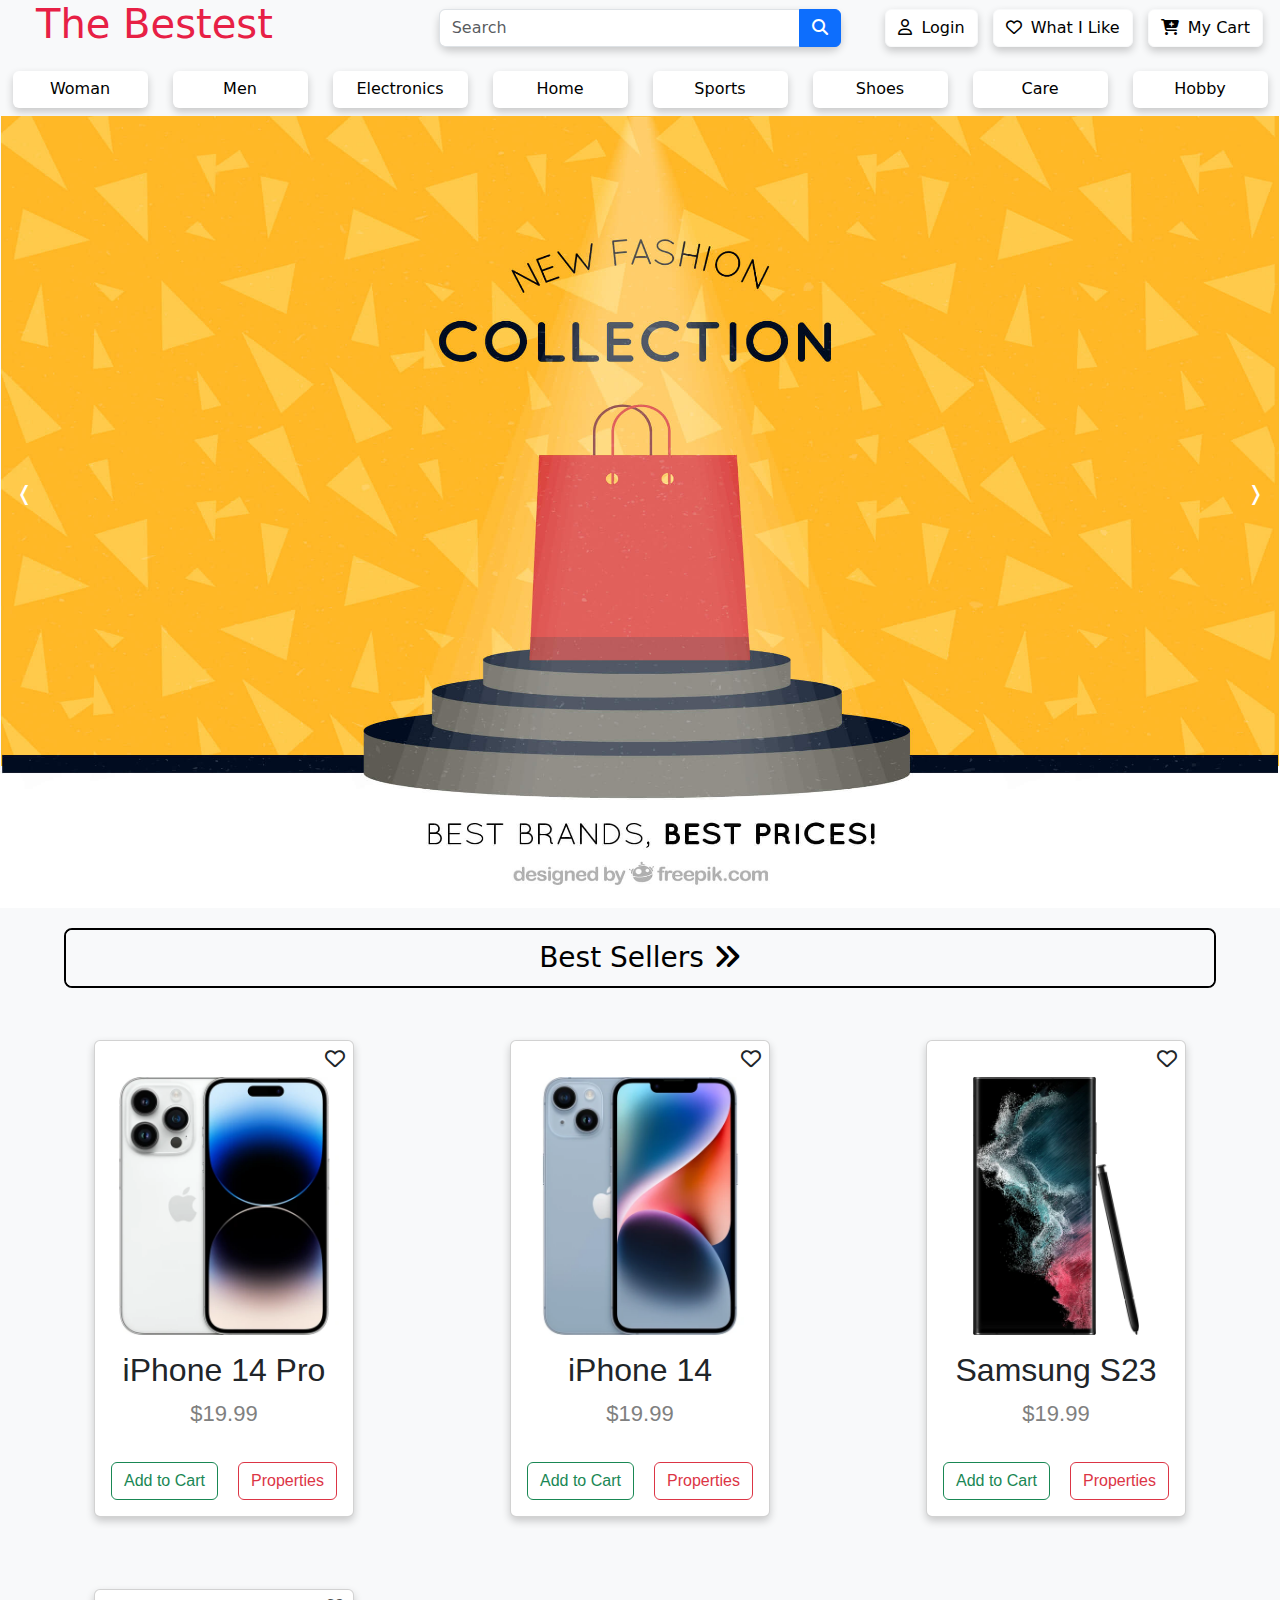
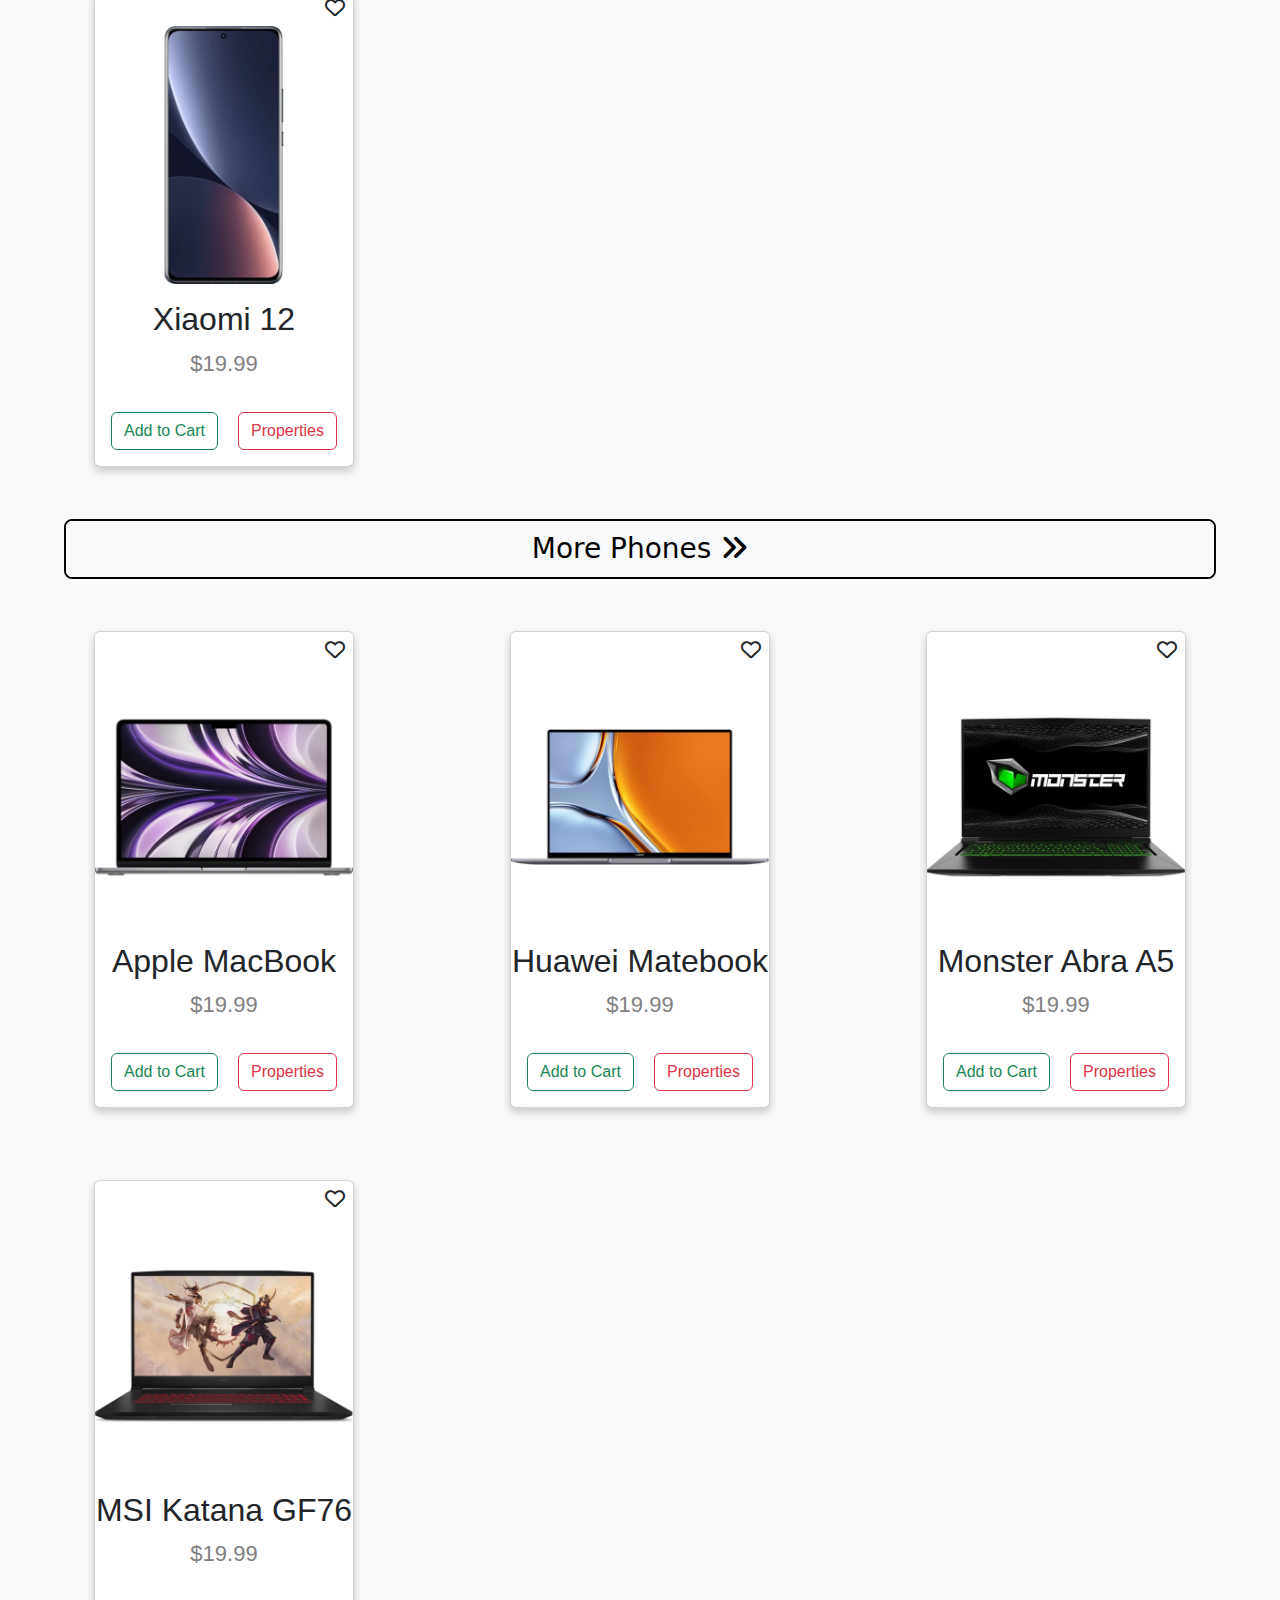
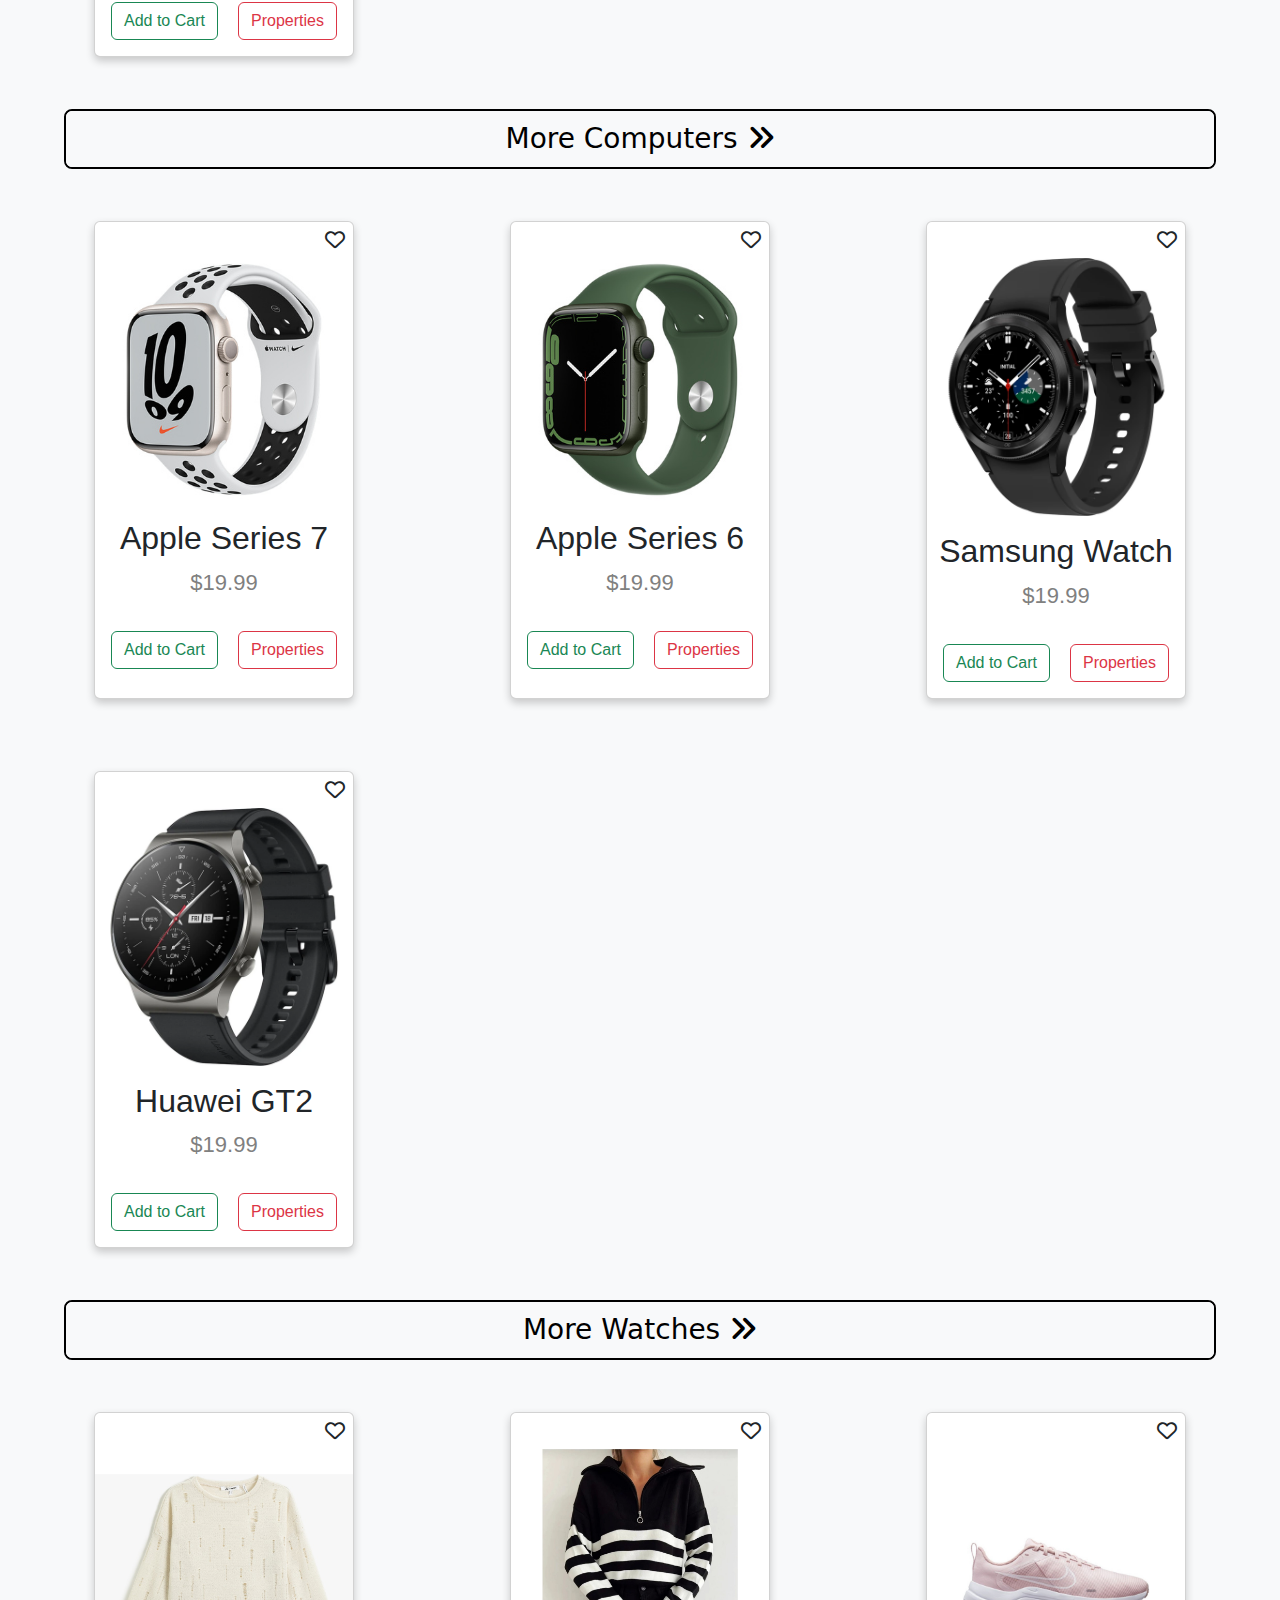
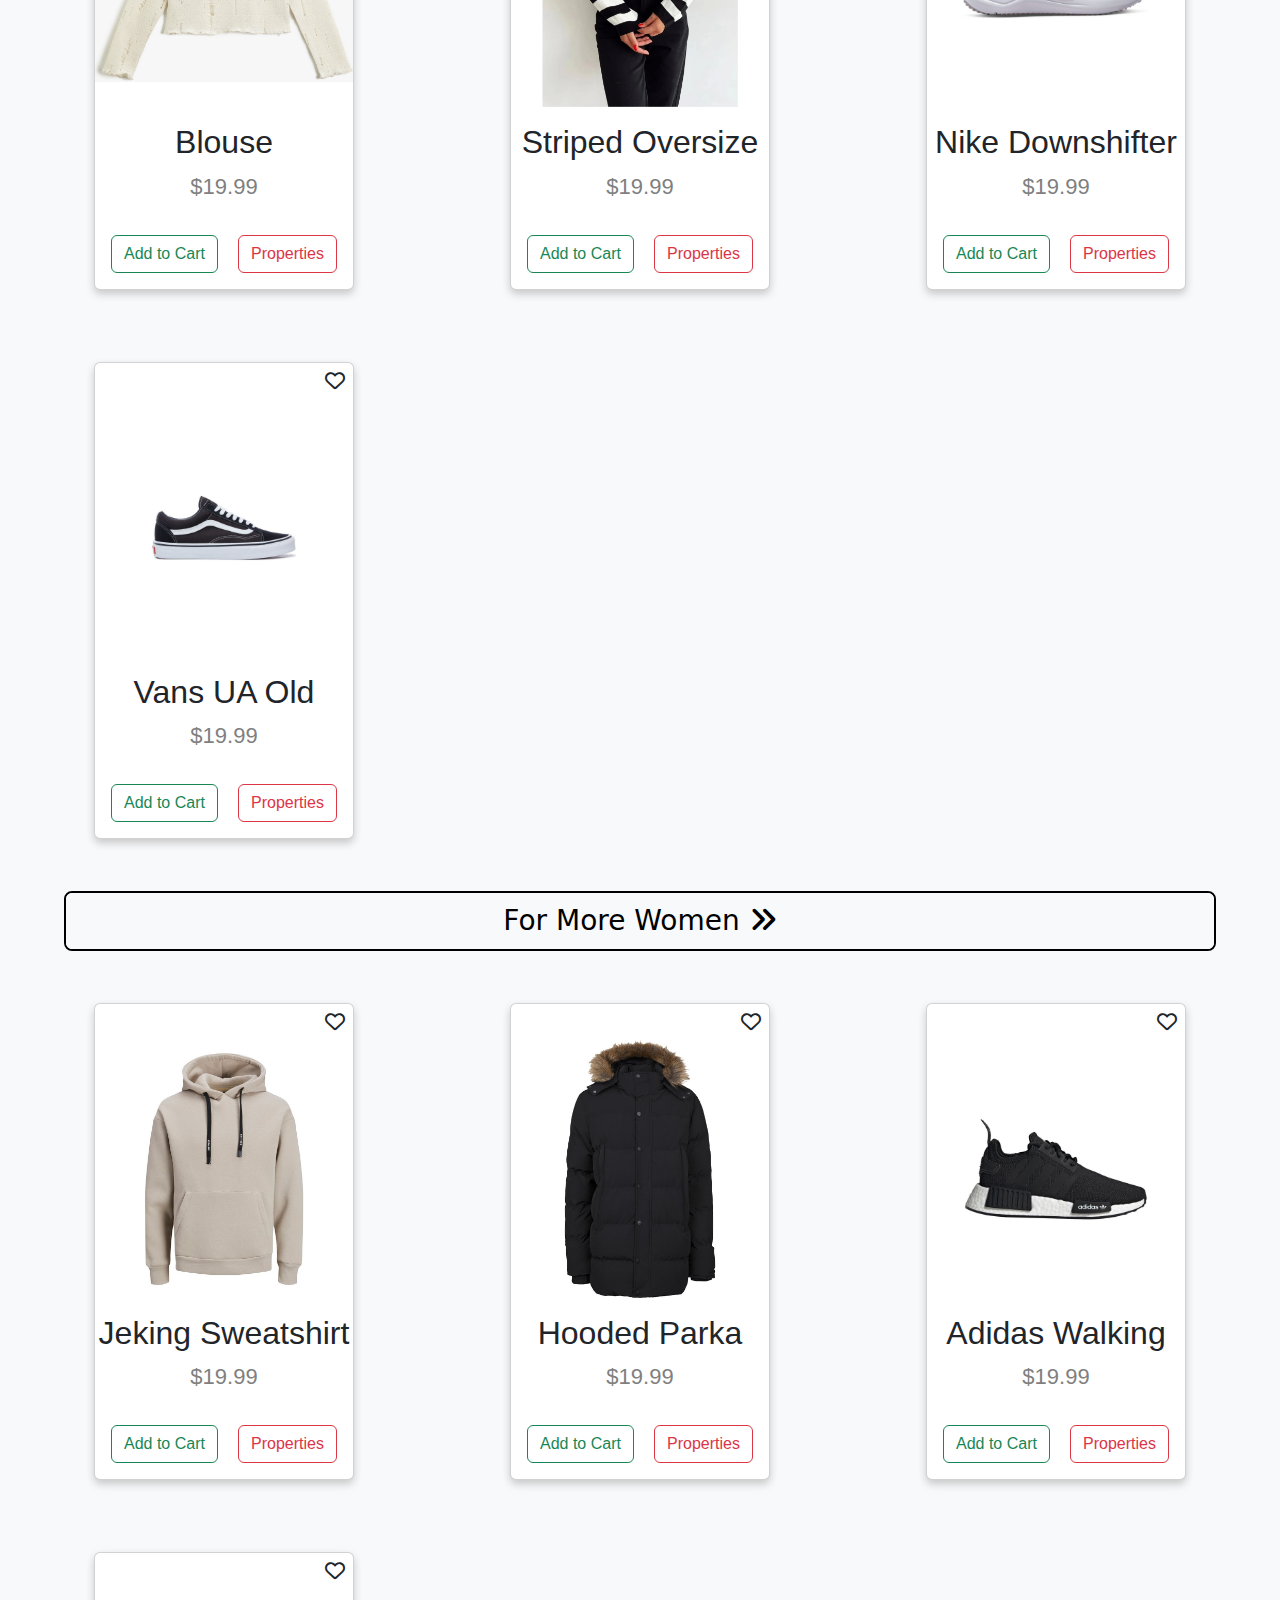
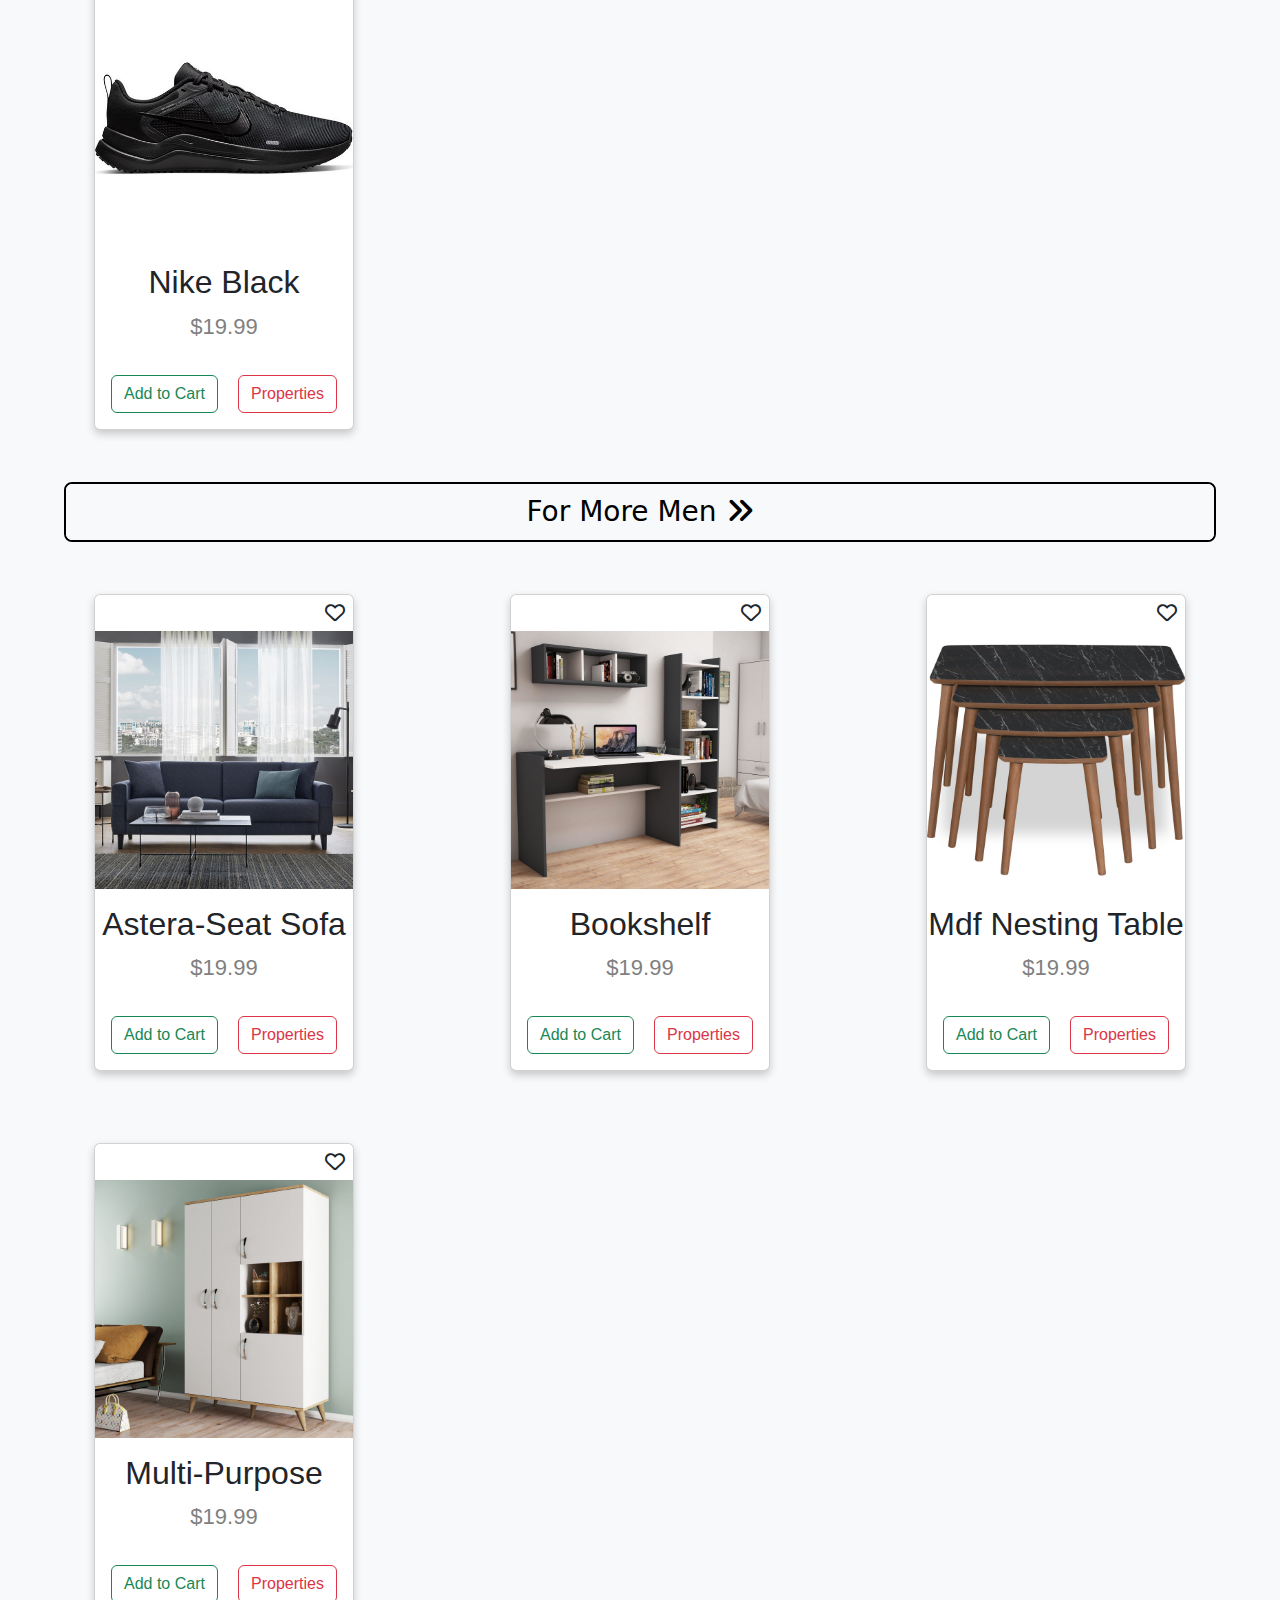
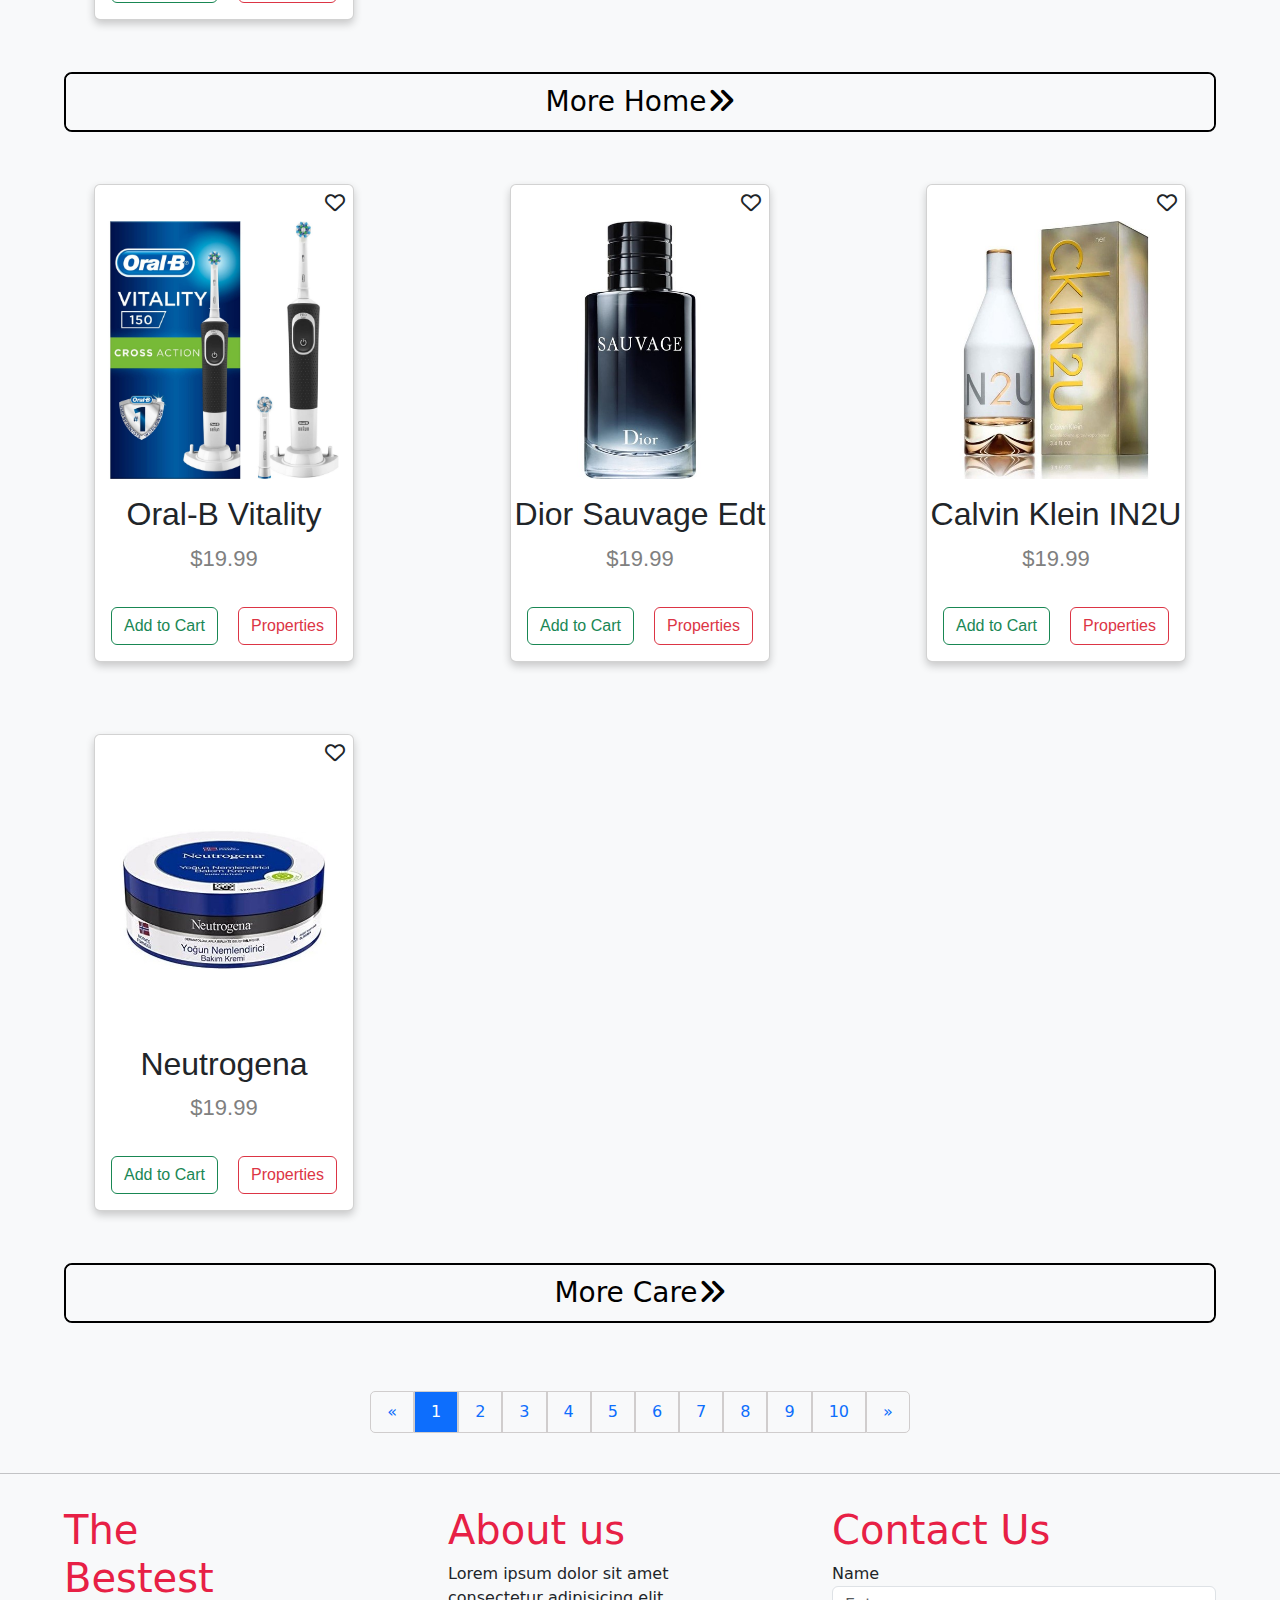
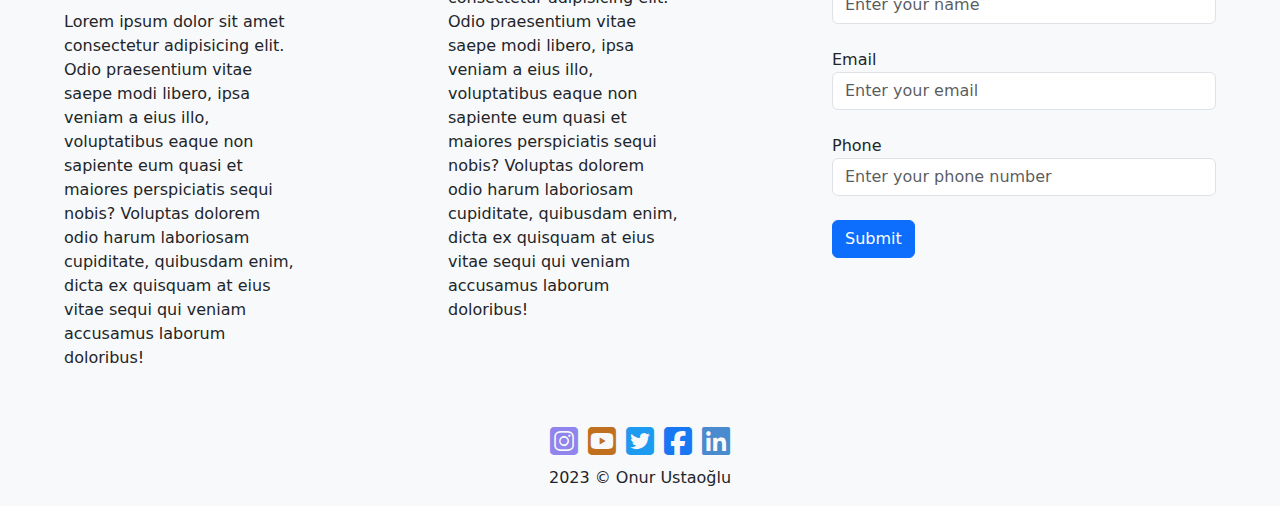
<file: index.html>
<!DOCTYPE html>
<html lang="en">

<head>
    <meta charset="UTF-8">
    <meta http-equiv="X-UA-Compatible" content="IE=edge">
    <meta name="viewport" content="width=device-width, initial-scale=1.0">
    <link rel="stylesheet" href="css/style.css">
    <link rel="stylesheet" href="css/bootstrap.min.css">
    <link rel="stylesheet" href="https://cdnjs.cloudflare.com/ajax/libs/font-awesome/6.4.0/css/all.min.css">
    <link rel="shortcut icon" type="image/png" href="images/a11.jpg">
    <title>The Bestest</title>
</head>
<body>

    <div class="container-fluid">
        <div class="row gy-3 align-items-center">
            <div class="col-lg-4 col-sm-4 col-4">
                <h1 style="font-weight:normal; color: #e72045;"><a href="index.html" class="navbar-brand m-4">The Bestest</a></h1>
            </div>
            <div class="order-lg-last col-lg-4 col-sm-8 col-8">
                <div class="text-end">
                    <div id="login-modal" class="part3 modal">
                        <div class="modal-content">
                            <span class="close">&times;</span>
                            <h1 style="font-weight:normal; color: #e72045; text-align: center;">The Bestest</h1>
                            <br>
                            <div style="text-align: left;">E-mail</div>
                            <input type="email" class="form-control" placeholder="Enter your e-mail">
                            <br>
                            <div style="text-align: left;">Password</div> 
                            <input type="password" class="form-control" placeholder="Enter your password">
                            <br>
                            <div style="display: flex; justify-content:center;">
                            <button type="button" class="btn btn-outline-success m-1">Login</button>
                            <button type="button" class="btn btn-outline-danger m-1">Sign Up</button>
                            </div>
                        </div>
                    </div>
                    <a href="#" id="open-modal-btn" class="btn btn-light">
                        <i class="fa-regular fa-user"></i> <span class="ms-1 d-none d-sm-inline-block">Login</span>
                    </a>
                    <a href="" class="btn btn-light">
                        <i class="fa-regular fa-heart"></i> <span class="ms-1 d-none d-sm-inline-block">What I Like</span>
                    </a>
                    <a href="" class="btn btn-light">
                        <i class="fa-solid fa-cart-plus"></i> <span class="ms-1 d-none d-sm-inline-block">My Cart</span>
                    </a>
                </div>
            </div>
            <div class="col-lg-4 col-12">
                <div class="input-group">
                    <input type="text" class="form-control" placeholder="Search">
                    <button class="btn btn-primary">
                        <i class="fa fa-search"></i>
                    </button>
                </div>
            </div>
        </div>
    </div>


    <div id="navbar">
        <div class="dropdown">
            <a href="women.html"><button class="dropbtn">Woman</button></a>
            <div class="dropdown-content">
                <a href="#">Sweatshirt</a>
                <a href="#">Blouse</a>
                <a href="#">Shirt</a>
                <a href="#">Trousers</a>
                <a href="#">Jacket</a>
                <a href="#">Skirt</a>
            </div>
        </div>
        <div class="dropdown">
            <a href="men.html"><button class="dropbtn">Men</button></a>
            <div class="dropdown-content">
                <a href="#">Sweatshirt</a>
                <a href="#">Coat</a>
                <a href="#">Shirt</a>
                <a href="#">Trousers</a>
                <a href="#">Jacket</a>
                <a href="#">Polo T-shirt</a>
            </div>
        </div>
        <div class="dropdown">
            <a href="phones.html"><button class="dropbtn">Electronics</button></a>
            <div class="dropdown-content">
                <a href="#">Phone</a>
                <a href="#">Computer</a>
                <a href="#">Television</a>
                <a href="#">Camera</a>
                <a href="#">Television</a>
                <a href="#">Air Conditioners</a>
            </div>
        </div>
        <div class="dropdown">
            <a href="home.html"><button class="dropbtn">Home</button></a>
            <div class="dropdown-content">
                <a href="#">Table</a>
                <a href="#">Firnuture</a>
                <a href="#">Lighting</a>
                <a href="#">Kitchen</a>
                <a href="#">Bathroom</a>
                <a href="#">Office</a>
            </div>
        </div>
        <div class="dropdown">
            <a href="sports.html"><button class="dropbtn">Sports</button></a>
            <div class="dropdown-content">
                <a href="#">Outdoor</a>
                <a href="#">Fitness</a>
                <a href="#">Camping</a>
                <a href="#">Fishing</a>
                <a href="#">Sneakers</a>
                <a href="#">Bicycle</a>
            </div>
        </div>
        <div class="dropdown">
            <a href="sports.html"><button class="dropbtn">Shoes</button></a>
            <div class="dropdown-content">
                <a href="#">Casual</a>
                <a href="#">Sneakers</a>
                <a href="#">Slippers</a>
                <a href="#">Leathers</a>
                <a href="#">Boots</a>
                <a href="#">Running</a>
            </div>
        </div>
        <div class="dropdown">
            <a href="care.html"><button class="dropbtn">Care</button></a>
            <div class="dropdown-content">
                <a href="#">Perfume</a>
                <a href="#">Make-Up</a>
                <a href="#">Skin Care</a>
                <a href="#">Oral Care</a>
                <a href="#">Hair Care</a>
                <a href="#">Shower Gel</a>
            </div>
        </div>
        <div class="dropdown">
            <a href="care.html"><button class="dropbtn">Hobby</button></a>
            <div class="dropdown-content">
                <a href="#">Book</a>
                <a href="#">Music</a>
                <a href="#">Movie</a>
                <a href="#">Game</a>
                <a href="#">Puzzle</a>
                <a href="#">Digital</a>
            </div>
        </div>
    </div>


    <div class="slider">
        <div class="mySlides">
            <img src="images/s1.jpg" style="width:100%; height:88vh;">
        </div>

        <div class="mySlides">
            <img src="images/s2.jpg" style="width:100%; height:88vh;">
        </div>

        <div class="mySlides">
            <img src="images/s3.jpg" style="width:100%; height:88vh;">
        </div>

        <div class="mySlides">
            <img src="images/s4.jpg" style="width:100%; height:88vh;">
        </div>

        <div class="mySlides">
            <img src="images/s5.jpg" style="width:100%; height:88vh;">
        </div>

        <div class="mySlides">
            <img src="images/s6.jpg" style="width:100%; height:88vh;">
        </div>

        <a class="prev text-decoration-none" onclick="plusSlides(-1)">&#10092;</a>
        <a class="next text-decoration-none" onclick="plusSlides(1)">&#10093;</a>
    </div>

    <div id="top" class="d-grid gap-2">
        <a href="computers.html"><button id="btn2" class="btn btn-light fs-3" type="button">Best Sellers <i class="fa-solid fa-angles-right"></i></button></a>
    </div>

    <div class="cards">
        <div class="card">
            <i class="fa-regular fa-heart d-flex justify-content-end m-2 fs-5" id="like"></i>
            <img id="icard" src="images/p1.jpeg" style="width:100%">
            <h2>iPhone 14 Pro</h2>
            <p class="price">$19.99</p>
            <div class="d-flex justify-content-between m-3">
                <button class="btn btn-outline-success fw-light fs-6" type="button">Add to Cart</button></p>
                <button class="btn btn-outline-danger fw-light fs-6" type="button">Properties</button>
            </div>
        </div>
        <div class="card">
            <i class="fa-regular fa-heart d-flex justify-content-end m-2 fs-5" id="like"></i>
            <img id="icard" src="images/p2.jpeg" style="width:100%">
            <h2>iPhone 14</h2>
            <p class="price">$19.99</p>
            <div class="d-flex justify-content-between m-3">
                <button class="btn btn-outline-success fw-light fs-6" type="button">Add to Cart</button></p>
                <button class="btn btn-outline-danger fw-light fs-6" type="button">Properties</button>
            </div>
        </div>
        <div class="card">
            <i class="fa-regular fa-heart d-flex justify-content-end m-2 fs-5" id="like"></i>
            <img id="icard" src="images/p3.jpeg" style="width:100%">
            <h2>Samsung S23</h2>
            <p class="price">$19.99</p>
            <div class="d-flex justify-content-between m-3">
                <button class="btn btn-outline-success fw-light fs-6" type="button">Add to Cart</button></p>
                <button class="btn btn-outline-danger fw-light fs-6" type="button">Properties</button>
            </div>
        </div>
        <div class="card">
            <i class="fa-regular fa-heart d-flex justify-content-end m-2 fs-5" id="like"></i>
            <img id="icard" src="images/p4.jpeg" style="width:100%">
            <h2>Xiaomi 12</h2>
            <p class="price">$19.99</p>
            <div class="d-flex justify-content-between m-3">
                <button class="btn btn-outline-success fw-light fs-6" type="button">Add to Cart</button></p>
                <button class="btn btn-outline-danger fw-light fs-6" type="button">Properties</button>
            </div>
        </div>
    </div>
    <div id="top" class="d-grid gap-2">
        <a href="phones.html"><button id="btn2" class="btn btn-light fs-3" type="button">More Phones <i class="fa-solid fa-angles-right"></i></button></a>
    </div>

    <div class="cards">
        <div class="card">
            <i class="fa-regular fa-heart d-flex justify-content-end m-2 fs-5" id="like"></i>
            <img id="icard" src="images/n1.jpeg" style="width:100%">
            <h2>Apple MacBook</h2>
            <p class="price">$19.99</p>
            <div class="d-flex justify-content-between m-3">
                <button class="btn btn-outline-success fw-light fs-6" type="button">Add to Cart</button></p>
                <button class="btn btn-outline-danger fw-light fs-6" type="button">Properties</button>
            </div>
        </div>
        <div class="card">
            <i class="fa-regular fa-heart d-flex justify-content-end m-2 fs-5" id="like"></i>
            <img id="icard" src="images/n2.jpeg" style="width:100%">
            <h2>Huawei Matebook</h2>
            <p class="price">$19.99</p>
            <div class="d-flex justify-content-between m-3">
                <button class="btn btn-outline-success fw-light fs-6" type="button">Add to Cart</button></p>
                <button class="btn btn-outline-danger fw-light fs-6" type="button">Properties</button>
            </div>
        </div>
        <div class="card">
            <i class="fa-regular fa-heart d-flex justify-content-end m-2 fs-5" id="like"></i>
            <img id="icard" src="images/n3.jpeg" style="width:100%">
            <h2>Monster Abra A5</h2>
            <p class="price">$19.99</p>
            <div class="d-flex justify-content-between m-3">
                <button class="btn btn-outline-success fw-light fs-6" type="button">Add to Cart</button></p>
                <button class="btn btn-outline-danger fw-light fs-6" type="button">Properties</button>
            </div>
        </div>
        <div class="card">
            <i class="fa-regular fa-heart d-flex justify-content-end m-2 fs-5" id="like"></i>
            <img id="icard" src="images/n4.jpeg" style="width:100%">
            <h2>MSI Katana GF76</h2>
            <p class="price">$19.99</p>
            <div class="d-flex justify-content-between m-3">
                <button class="btn btn-outline-success fw-light fs-6" type="button">Add to Cart</button></p>
                <button class="btn btn-outline-danger fw-light fs-6" type="button">Properties</button>
            </div>
        </div>
    </div>
    <div id="top" class="d-grid gap-2">
        <a href="computers.html"><button id="btn2" class="btn btn-light fs-3" type="button">More Computers <i class="fa-solid fa-angles-right"></i></button></a>
    </div>

    <div class="cards">
        <div class="card">
            <i class="fa-regular fa-heart d-flex justify-content-end m-2 fs-5" id="like"></i>
            <img id="icard" src="images/w1.jpeg" style="width:100%">
            <h2>Apple Series 7</h2>
            <p class="price">$19.99</p>
            <div class="d-flex justify-content-between m-3">
                <button class="btn btn-outline-success fw-light fs-6" type="button">Add to Cart</button></p>
                <button class="btn btn-outline-danger fw-light fs-6" type="button">Properties</button>
            </div>
        </div>
        <div class="card">
            <i class="fa-regular fa-heart d-flex justify-content-end m-2 fs-5" id="like"></i>
            <img id="icard" src="images/w2.jpeg" style="width:100%">
            <h2>Apple Series 6</h2>
            <p class="price">$19.99</p>
            <div class="d-flex justify-content-between m-3">
                <button class="btn btn-outline-success fw-light fs-6" type="button">Add to Cart</button></p>
                <button class="btn btn-outline-danger fw-light fs-6" type="button">Properties</button>
            </div>
        </div>
        <div class="card">
            <i class="fa-regular fa-heart d-flex justify-content-end m-2 fs-5" id="like"></i>
            <img id="icard" src="images/w3.jpeg" style="width:100%">
            <h2>Samsung Watch</h2>
            <p class="price">$19.99</p>
            <div class="d-flex justify-content-between m-3">
                <button class="btn btn-outline-success fw-light fs-6" type="button">Add to Cart</button></p>
                <button class="btn btn-outline-danger fw-light fs-6" type="button">Properties</button>
            </div>
        </div>
        <div class="card">
            <i class="fa-regular fa-heart d-flex justify-content-end m-2 fs-5" id="like"></i>
            <img id="icard" src="images/w4.jpeg" style="width:100%">
            <h2>Huawei GT2</h2>
            <p class="price">$19.99</p>
            <div class="d-flex justify-content-between m-3">
                <button class="btn btn-outline-success fw-light fs-6" type="button">Add to Cart</button></p>
                <button class="btn btn-outline-danger fw-light fs-6" type="button">Properties</button>
            </div>
        </div>
    </div>
    <div id="top" class="d-grid gap-2">
        <a href="watches.html"><button id="btn2" class="btn btn-light fs-3" type="button">More Watches <i class="fa-solid fa-angles-right"></i></button></a>
    </div>

    <div class="cards">
        <div class="card">
            <i class="fa-regular fa-heart d-flex justify-content-end m-2 fs-5" id="like"></i>
            <img id="icard" src="images/k1.jpg" style="width:100%">
            <h2>Blouse</h2>
            <p class="price">$19.99</p>
            <div class="d-flex justify-content-between m-3">
                <button class="btn btn-outline-success fw-light fs-6" type="button">Add to Cart</button></p>
                <button class="btn btn-outline-danger fw-light fs-6" type="button">Properties</button>
            </div>
        </div>
        <div class="card">
            <i class="fa-regular fa-heart d-flex justify-content-end m-2 fs-5" id="like"></i>
            <img id="icard" src="images/k2.jpg" style="width:100%">
            <h2>Striped Oversize</h2>
            <p class="price">$19.99</p>
            <div class="d-flex justify-content-between m-3">
                <button class="btn btn-outline-success fw-light fs-6" type="button">Add to Cart</button></p>
                <button class="btn btn-outline-danger fw-light fs-6" type="button">Properties</button>
            </div>
        </div>
        <div class="card">
            <i class="fa-regular fa-heart d-flex justify-content-end m-2 fs-5" id="like"></i>
            <img id="icard" src="images/k3.jpg" style="width:100%">
            <h2>Nike Downshifter</h2>
            <p class="price">$19.99</p>
            <div class="d-flex justify-content-between m-3">
                <button class="btn btn-outline-success fw-light fs-6" type="button">Add to Cart</button></p>
                <button class="btn btn-outline-danger fw-light fs-6" type="button">Properties</button>
            </div>
        </div>
        <div class="card">
            <i class="fa-regular fa-heart d-flex justify-content-end m-2 fs-5" id="like"></i>
            <img id="icard" src="images/k4.jpg" style="width:100%">
            <h2>Vans UA Old</h2>
            <p class="price">$19.99</p>
            <div class="d-flex justify-content-between m-3">
                <button class="btn btn-outline-success fw-light fs-6" type="button">Add to Cart</button></p>
                <button class="btn btn-outline-danger fw-light fs-6" type="button">Properties</button>
            </div>
        </div>
    </div>
    <div id="top" class="d-grid gap-2">
        <a href="women.html"><button id="btn2" class="btn btn-light fs-3" type="button">For More Women <i class="fa-solid fa-angles-right"></i></button></a>
    </div>

    <div class="cards">
        <div class="card">
            <i class="fa-regular fa-heart d-flex justify-content-end m-2 fs-5" id="like"></i>
            <img id="icard" src="images/e1.jpg" style="width:100%">
            <h2>Jeking Sweatshirt</h2>
            <p class="price">$19.99</p>
            <div class="d-flex justify-content-between m-3">
                <button class="btn btn-outline-success fw-light fs-6" type="button">Add to Cart</button></p>
                <button class="btn btn-outline-danger fw-light fs-6" type="button">Properties</button>
            </div>
        </div>
        <div class="card">
            <i class="fa-regular fa-heart d-flex justify-content-end m-2 fs-5" id="like"></i>
            <img id="icard" src="images/e2.jpg" style="width:100%">
            <h2>Hooded Parka</h2>
            <p class="price">$19.99</p>
            <div class="d-flex justify-content-between m-3">
                <button class="btn btn-outline-success fw-light fs-6" type="button">Add to Cart</button></p>
                <button class="btn btn-outline-danger fw-light fs-6" type="button">Properties</button>
            </div>
        </div>
        <div class="card">
            <i class="fa-regular fa-heart d-flex justify-content-end m-2 fs-5" id="like"></i>
            <img id="icard" src="images/e3.jpg" style="width:100%">
            <h2>Adidas Walking</h2>
            <p class="price">$19.99</p>
            <div class="d-flex justify-content-between m-3">
                <button class="btn btn-outline-success fw-light fs-6" type="button">Add to Cart</button></p>
                <button class="btn btn-outline-danger fw-light fs-6" type="button">Properties</button>
            </div>
        </div>
        <div class="card">
            <i class="fa-regular fa-heart d-flex justify-content-end m-2 fs-5" id="like"></i>
            <img id="icard" src="images/e4.jpg" style="width:100%">
            <h2>Nike Black</h2>
            <p class="price">$19.99</p>
            <div class="d-flex justify-content-between m-3">
                <button class="btn btn-outline-success fw-light fs-6" type="button">Add to Cart</button></p>
                <button class="btn btn-outline-danger fw-light fs-6" type="button">Properties</button>
            </div>
        </div>
    </div>
    <div id="top" class="d-grid gap-2">
        <a href="men.html"><button id="btn2" class="btn btn-light fs-3" type="button">For More Men <i class="fa-solid fa-angles-right"></i></button></a>
    </div>

    <div class="cards">
        <div class="card">
            <i class="fa-regular fa-heart d-flex justify-content-end m-2 fs-5" id="like"></i>
            <img id="icard" src="images/f1.jpg" style="width:100%">
            <h2>Astera-Seat Sofa</h2>
            <p class="price">$19.99</p>
            <div class="d-flex justify-content-between m-3">
                <button class="btn btn-outline-success fw-light fs-6" type="button">Add to Cart</button></p>
                <button class="btn btn-outline-danger fw-light fs-6" type="button">Properties</button>
            </div>
        </div>
        <div class="card">
            <i class="fa-regular fa-heart d-flex justify-content-end m-2 fs-5" id="like"></i>
            <img id="icard" src="images/f2.jpg" style="width:100%">
            <h2>Bookshelf</h2>
            <p class="price">$19.99</p>
            <div class="d-flex justify-content-between m-3">
                <button class="btn btn-outline-success fw-light fs-6" type="button">Add to Cart</button></p>
                <button class="btn btn-outline-danger fw-light fs-6" type="button">Properties</button>
            </div>
        </div>
        <div class="card">
            <i class="fa-regular fa-heart d-flex justify-content-end m-2 fs-5" id="like"></i>
            <img id="icard" src="images/f3.jpg" style="width:100%">
            <h2>Mdf Nesting Table</h2>
            <p class="price">$19.99</p>
            <div class="d-flex justify-content-between m-3">
                <button class="btn btn-outline-success fw-light fs-6" type="button">Add to Cart</button></p>
                <button class="btn btn-outline-danger fw-light fs-6" type="button">Properties</button>
            </div>
        </div>
        <div class="card">
            <i class="fa-regular fa-heart d-flex justify-content-end m-2 fs-5" id="like"></i>
            <img id="icard" src="images/f4.jpg" style="width:100%">
            <h2>Multi-Purpose</h2>
            <p class="price">$19.99</p>
            <div class="d-flex justify-content-between m-3">
                <button class="btn btn-outline-success fw-light fs-6" type="button">Add to Cart</button></p>
                <button class="btn btn-outline-danger fw-light fs-6" type="button">Properties</button>
            </div>
        </div>
    </div>
    <div id="top" class="d-grid gap-2">
        <a href="home.html"><button id="btn2" class="btn btn-light fs-3" type="button">More Home<i class="fa-solid fa-angles-right"></i></button></a>
    </div>

    <div class="cards">
        <div class="card">
            <i class="fa-regular fa-heart d-flex justify-content-end m-2 fs-5" id="like"></i>
            <img id="icard" src="images/b1.jpg" style="width:100%">
            <h2>Oral-B Vitality</h2>
            <p class="price">$19.99</p>
            <div class="d-flex justify-content-between m-3">
                <button class="btn btn-outline-success fw-light fs-6" type="button">Add to Cart</button></p>
                <button class="btn btn-outline-danger fw-light fs-6" type="button">Properties</button>
            </div>
        </div>
        <div class="card">
            <i class="fa-regular fa-heart d-flex justify-content-end m-2 fs-5" id="like"></i>
            <img id="icard" src="images/b2.jpg" style="width:100%">
            <h2>Dior Sauvage Edt</h2>
            <p class="price">$19.99</p>
            <div class="d-flex justify-content-between m-3">
                <button class="btn btn-outline-success fw-light fs-6" type="button">Add to Cart</button></p>
                <button class="btn btn-outline-danger fw-light fs-6" type="button">Properties</button>
            </div>
        </div>
        <div class="card">
            <i class="fa-regular fa-heart d-flex justify-content-end m-2 fs-5" id="like"></i>
            <img id="icard" src="images/b3.jpg" style="width:100%">
            <h2>Calvin Klein IN2U</h2>
            <p class="price">$19.99</p>
            <div class="d-flex justify-content-between m-3">
                <button class="btn btn-outline-success fw-light fs-6" type="button">Add to Cart</button></p>
                <button class="btn btn-outline-danger fw-light fs-6" type="button">Properties</button>
            </div>
        </div>
        <div class="card">
            <i class="fa-regular fa-heart d-flex justify-content-end m-2 fs-5" id="like"></i>
            <img id="icard" src="images/b4.jpg" style="width:100%">
            <h2>Neutrogena</h2>
            <p class="price">$19.99</p>
            <div class="d-flex justify-content-between m-3">
                <button class="btn btn-outline-success fw-light fs-6" type="button">Add to Cart</button></p>
                <button class="btn btn-outline-danger fw-light fs-6" type="button">Properties</button>
            </div>
        </div>
    </div>
    <div id="top" class="d-grid gap-2">
        <a href="care.html"><button id="btn2" class="btn btn-light fs-3" type="button">More Care<i class="fa-solid fa-angles-right"></i></button></a>
    </div>
    
    <br>
    <br>

    <div>
        <div class="pagination">
            <a style="border-end-start-radius: 5px; border-top-left-radius: 5px;" href="#">&laquo;</a>
            <a class="active" href="#">1</a>
            <a href="#">2</a>
            <a href="#">3</a>
            <a href="#">4</a>
            <a href="#">5</a>
            <a href="#">6</a>
            <a href="#">7</a>
            <a href="#">8</a>
            <a href="#">9</a>
            <a href="#">10</a>
            <a style="border-top-right-radius: 5px; border-bottom-right-radius: 5px;" href="#">&raquo;</a>
        </div>
    <div>

    <br>
    <hr>

    <div class="footer">
        <div class="part1">
            <h1>The Bestest</h1>
            <p>Lorem ipsum dolor sit amet consectetur adipisicing elit. Odio praesentium vitae saepe modi libero, ipsa veniam a eius illo, voluptatibus eaque non sapiente eum quasi et maiores perspiciatis sequi nobis? Voluptas dolorem odio harum laboriosam cupiditate, quibusdam enim, dicta ex quisquam at eius vitae sequi qui veniam accusamus laborum doloribus!</p>
        </div>
        <div class="part2">
            <h1>About us</h1>
            <p>Lorem ipsum dolor sit amet consectetur adipisicing elit. Odio praesentium vitae saepe modi libero, ipsa veniam a eius illo, voluptatibus eaque non sapiente eum quasi et maiores perspiciatis sequi nobis? Voluptas dolorem odio harum laboriosam cupiditate, quibusdam enim, dicta ex quisquam at eius vitae sequi qui veniam accusamus laborum doloribus!</p>
        </div>
        <div class="part3">
            <h1>Contact Us</h1>
            <div>Name</div>
            <input type="email" class="form-control" placeholder="Enter your name">
            <br>
            <div>Email</div> 
            <input type="email" class="form-control" placeholder="Enter your email">
            <br>
            <div>Phone</div>
            <input type="email" class="form-control" placeholder="Enter your phone number">
            <br>
            <button type="button" class="btn btn-primary">Submit</button>
        </div>
    </div>


    <div class="icon">
        <i id="cursor" class="fa-brands fa-square-instagram" style="color: rgb(144, 132, 237);"></i>
        <i id="cursor" class="fa-brands fa-square-youtube" style="color: #c0701f;"></i>
        <i id="cursor" class="fa-brands fa-square-twitter" style="color: #1d9bf0;"></i>
        <i id="cursor" class="fa-brands fa-square-facebook" style="color: #1877f2;"></i>
        <i id="cursor" class="fa-brands fa-linkedin" style="color: #498bce;"></i>
    </div>
    <div class="end">
       2023 © Onur Ustaoğlu
    </div>

    <script src="js/appSlider.js"></script>
    <script src="js/appModal.js"></script>
    <script src="https://cdn.jsdelivr.net/npm/bootstrap@5.3.0-alpha3/dist/js/bootstrap.bundle.min.js"></script>

</body>
</html>
</file>
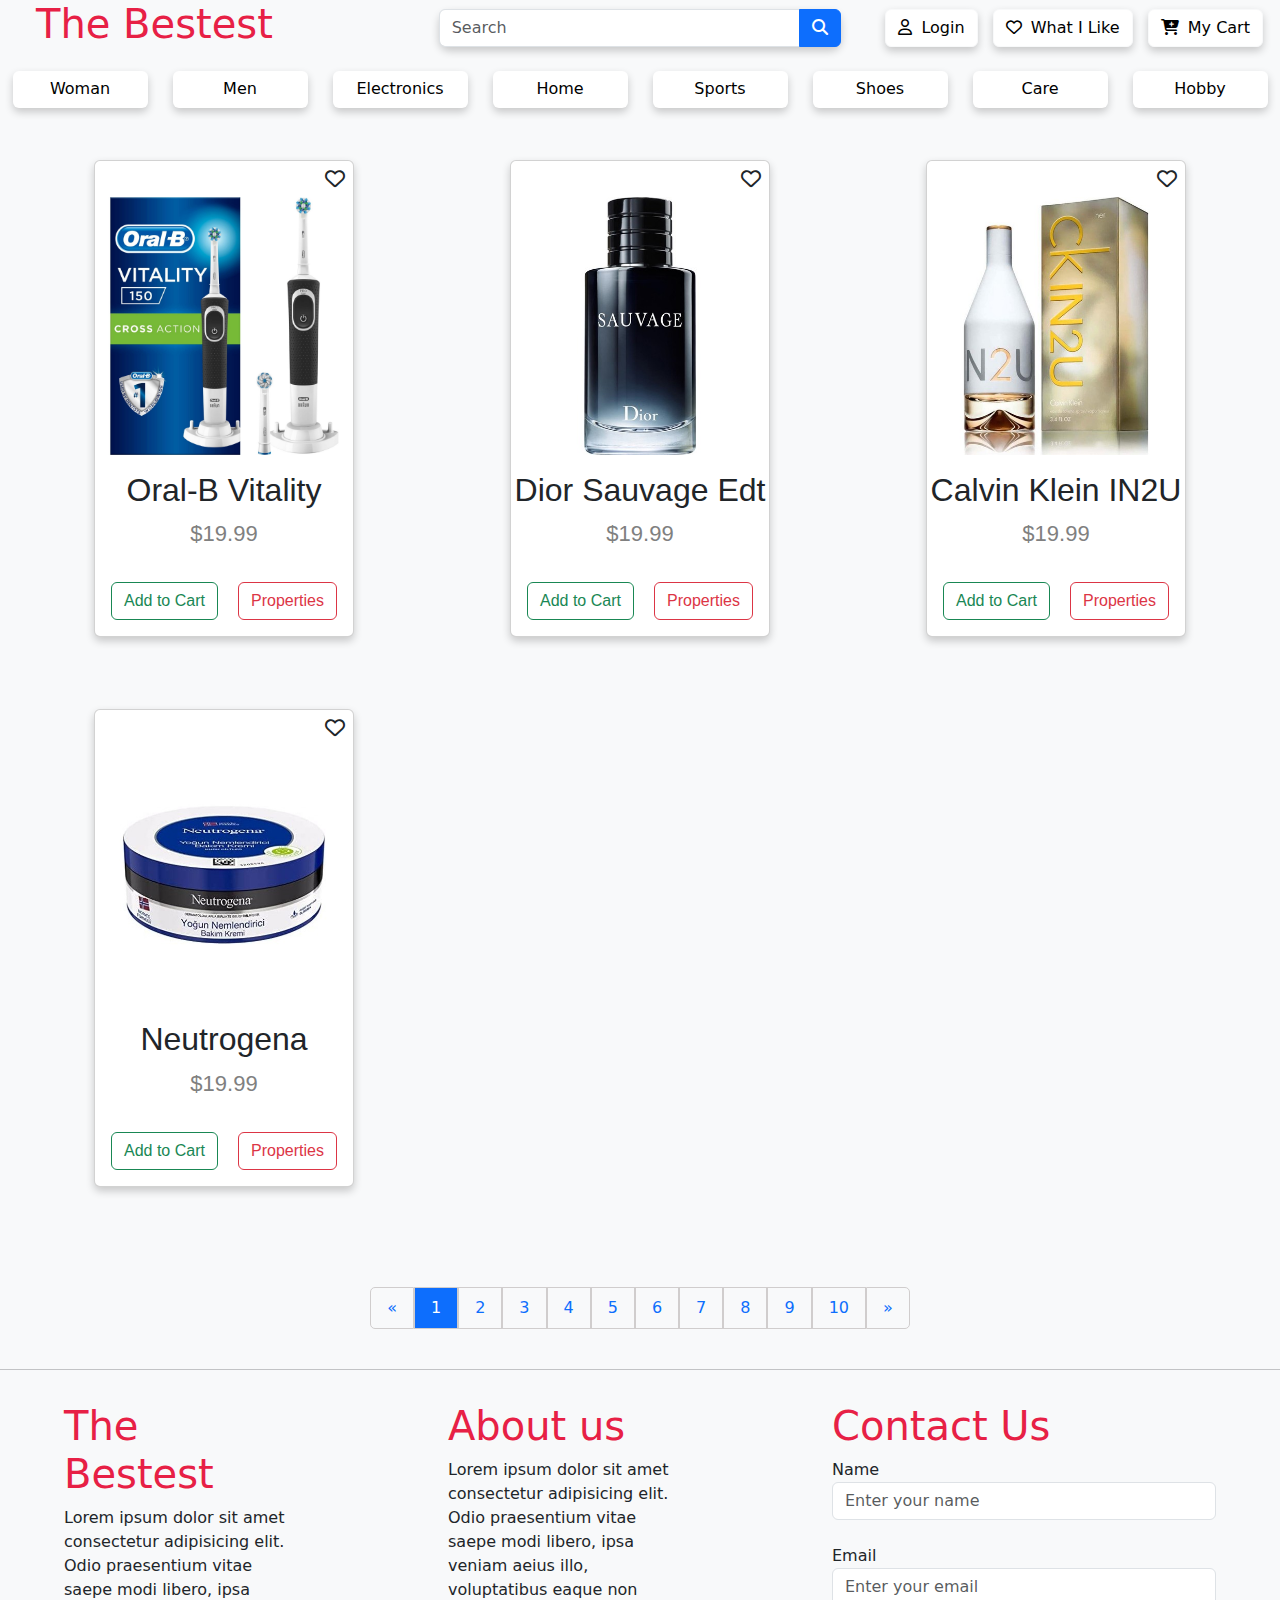
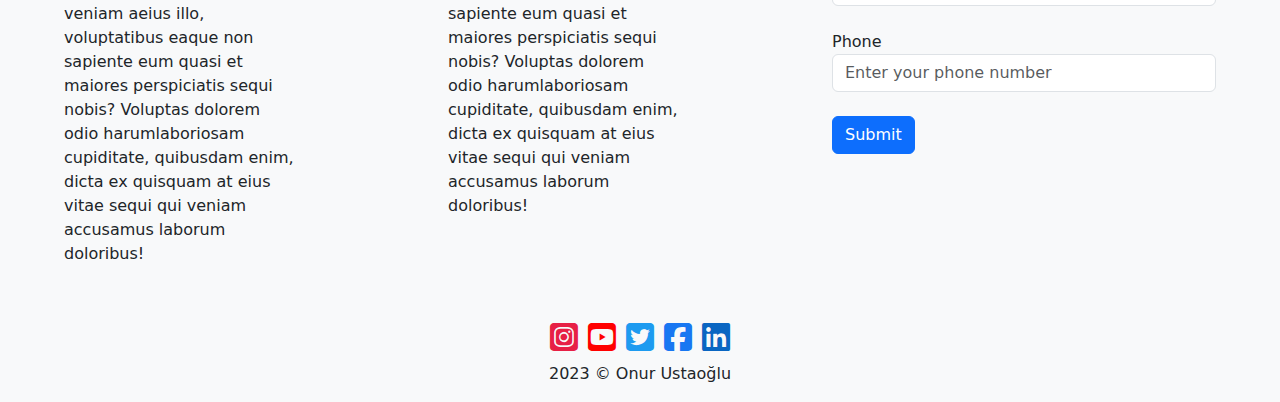
<file: care.html>
<!DOCTYPE html>
<html lang="en">
<head>
    <meta charset="UTF-8">
    <meta http-equiv="X-UA-Compatible" content="IE=edge">
    <meta name="viewport" content="width=device-width, initial-scale=1.0">
    <link rel="stylesheet" href="css/style.css">
    <link rel="stylesheet" href="css/bootstrap.min.css">
    <link rel="stylesheet" href="https://cdnjs.cloudflare.com/ajax/libs/font-awesome/6.4.0/css/all.min.css">
    <link rel="shortcut icon" type="image/png" href="images/a11.jpg">
    <title>The Bestest</title>
</head>
<body>
    
    <div class="container-fluid">
        <div class="row gy-3 align-items-center">
            <div class="col-lg-4 col-sm-4 col-4">
                <h1 style="font-weight:normal; color: #e72045;"><a href="index.html" class="navbar-brand m-4">The Bestest</a></h1>
            </div>
            <div class="order-lg-last col-lg-4 col-sm-8 col-8">
                <div class="text-end">
                    <div id="login-modal" class="part3 modal">
                        <div class="modal-content">
                            <span class="close">&times;</span>
                            <h1 style="font-weight:normal; color: #e72045; text-align: center;">The Bestest</h1>
                            <br>
                            <div style="text-align: left;">E-mail</div>
                            <input type="email" class="form-control" placeholder="Enter your e-mail">
                            <br>
                            <div style="text-align: left;">Password</div> 
                            <input type="password" class="form-control" placeholder="Enter your password">
                            <br>
                            <div style="display: flex; justify-content:center;">
                            <button type="button" class="btn btn-outline-success m-1">Login</button>
                            <button type="button" class="btn btn-outline-danger m-1">Sign Up</button>
                            </div>
                        </div>
                    </div>
                    <a href="#" id="open-modal-btn" class="btn btn-light">
                        <i class="fa-regular fa-user"></i> <span class="ms-1 d-none d-sm-inline-block">Login</span>
                    </a>
                    <a href="" class="btn btn-light">
                        <i class="fa-regular fa-heart"></i> <span class="ms-1 d-none d-sm-inline-block">What I Like</span>
                    </a>
                    <a href="" class="btn btn-light">
                        <i class="fa-solid fa-cart-plus"></i> <span class="ms-1 d-none d-sm-inline-block">My Cart</span>
                    </a>
                </div>
            </div>
            <div class="col-lg-4 col-12">
                <div class="input-group">
                    <input type="text" class="form-control" placeholder="Search">
                    <button class="btn btn-primary">
                        <i class="fa fa-search"></i>
                    </button>
                </div>
            </div>
        </div>
    </div>


    <div id="navbar">
        <div class="dropdown">
            <a href="women.html"><button class="dropbtn">Woman</button></a>
            <div class="dropdown-content">
                <a href="#">Sweatshirt</a>
                <a href="#">Blouse</a>
                <a href="#">Shirt</a>
                <a href="#">Trousers</a>
                <a href="#">Jacket</a>
                <a href="#">Skirt</a>
            </div>
        </div>
        <div class="dropdown">
            <a href="men.html"><button class="dropbtn">Men</button></a>
            <div class="dropdown-content">
                <a href="#">Sweatshirt</a>
                <a href="#">Coat</a>
                <a href="#">Shirt</a>
                <a href="#">Trousers</a>
                <a href="#">Jacket</a>
                <a href="#">Polo T-shirt</a>
            </div>
        </div>
        <div class="dropdown">
            <a href="phones.html"><button class="dropbtn">Electronics</button></a>
            <div class="dropdown-content">
                <a href="#">Phone</a>
                <a href="#">Computer</a>
                <a href="#">Television</a>
                <a href="#">Camera</a>
                <a href="#">Television</a>
                <a href="#">Air Conditioners</a>
            </div>
        </div>
        <div class="dropdown">
            <a href="home.html"><button class="dropbtn">Home</button></a>
            <div class="dropdown-content">
                <a href="#">Table</a>
                <a href="#">Firnuture</a>
                <a href="#">Lighting</a>
                <a href="#">Kitchen</a>
                <a href="#">Bathroom</a>
                <a href="#">Office</a>
            </div>
        </div>
        <div class="dropdown">
            <a href="sports.html"><button class="dropbtn">Sports</button></a>
            <div class="dropdown-content">
                <a href="#">Outdoor</a>
                <a href="#">Fitness</a>
                <a href="#">Camping</a>
                <a href="#">Fishing</a>
                <a href="#">Sneakers</a>
                <a href="#">Bicycle</a>
            </div>
        </div>
        <div class="dropdown">
            <a href="sports.html"><button class="dropbtn">Shoes</button></a>
            <div class="dropdown-content">
                <a href="#">Casual</a>
                <a href="#">Sneakers</a>
                <a href="#">Slippers</a>
                <a href="#">Leathers</a>
                <a href="#">Boots</a>
                <a href="#">Walking & Running</a>
            </div>
        </div>
        <div class="dropdown">
            <a href="care.html"><button class="dropbtn">Care</button></a>
            <div class="dropdown-content">
                <a href="#">Perfume</a>
                <a href="#">Make-Up</a>
                <a href="#">Skin Care</a>
                <a href="#">Oral Care</a>
                <a href="#">Hair Care</a>
                <a href="#">Shower Gel</a>
            </div>
        </div>
        <div class="dropdown">
            <a href="care.html"><button class="dropbtn">Hobby</button></a>
            <div class="dropdown-content">
                <a href="#">Book</a>
                <a href="#">Music</a>
                <a href="#">Movie</a>
                <a href="#">Game</a>
                <a href="#">Puzzle</a>
                <a href="#">Digital</a>
            </div>
        </div>
    </div>


    <div class="cards">
        <div class="card">
            <i class="fa-regular fa-heart d-flex justify-content-end m-2 fs-5" id="like"></i>
            <img id="icard" src="images/b1.jpg" style="width:100%">
            <h2>Oral-B Vitality</h2>
            <p class="price">$19.99</p>
            <div class="d-flex justify-content-between m-3">
                <button class="btn btn-outline-success fw-light fs-6" type="button">Add to Cart</button></p>
                <button class="btn btn-outline-danger fw-light fs-6" type="button">Properties</button>
            </div>
        </div>
        <div class="card">
            <i class="fa-regular fa-heart d-flex justify-content-end m-2 fs-5" id="like"></i>
            <img id="icard" src="images/b2.jpg" style="width:100%">
            <h2>Dior Sauvage Edt</h2>
            <p class="price">$19.99</p>
            <div class="d-flex justify-content-between m-3">
                <button class="btn btn-outline-success fw-light fs-6" type="button">Add to Cart</button></p>
                <button class="btn btn-outline-danger fw-light fs-6" type="button">Properties</button>
            </div>
        </div>
        <div class="card">
            <i class="fa-regular fa-heart d-flex justify-content-end m-2 fs-5" id="like"></i>
            <img id="icard" src="images/b3.jpg" style="width:100%">
            <h2>Calvin Klein IN2U</h2>
            <p class="price">$19.99</p>
            <div class="d-flex justify-content-between m-3">
                <button class="btn btn-outline-success fw-light fs-6" type="button">Add to Cart</button></p>
                <button class="btn btn-outline-danger fw-light fs-6" type="button">Properties</button>
            </div>
        </div>
        <div class="card">
            <i class="fa-regular fa-heart d-flex justify-content-end m-2 fs-5" id="like"></i>
            <img id="icard" src="images/b4.jpg" style="width:100%">
            <h2>Neutrogena</h2>
            <p class="price">$19.99</p>
            <div class="d-flex justify-content-between m-3">
                <button class="btn btn-outline-success fw-light fs-6" type="button">Add to Cart</button></p>
                <button class="btn btn-outline-danger fw-light fs-6" type="button">Properties</button>
            </div>
        </div>
    </div>

    <br>
    <br>
    
    <div>
        <div class="pagination">
            <a style="border-end-start-radius: 5px; border-top-left-radius: 5px;" href="#">&laquo;</a>
            <a class="active" href="#">1</a>
            <a href="#">2</a>
            <a href="#">3</a>
            <a href="#">4</a>
            <a href="#">5</a>
            <a href="#">6</a>
            <a href="#">7</a>
            <a href="#">8</a>
            <a href="#">9</a>
            <a href="#">10</a>
            <a style="border-top-right-radius: 5px; border-bottom-right-radius: 5px;" href="#">&raquo;</a>
        </div>
    <div>

    <br>
    <hr>

    <div class="footer">
        <div class="part1">
            <h1>The Bestest</h1>
            <p>Lorem ipsum dolor sit amet consectetur adipisicing elit. Odio praesentium vitae saepe modi libero, ipsa veniam aeius illo, voluptatibus eaque non sapiente eum quasi et maiores perspiciatis sequi nobis? Voluptas dolorem odio harumlaboriosam cupiditate, quibusdam enim, dicta ex quisquam at eius vitae sequi qui veniam accusamus laborum doloribus!<p>
        </div>
        <div class="part2">
            <h1>About us</h1>
            <p>Lorem ipsum dolor sit amet consectetur adipisicing elit. Odio praesentium vitae saepe modi libero, ipsa veniam aeius illo, voluptatibus eaque non sapiente eum quasi et maiores perspiciatis sequi nobis? Voluptas dolorem odio harumlaboriosam cupiditate, quibusdam enim, dicta ex quisquam at eius vitae sequi qui veniam accusamus laborum doloribus!</p>
        </div>
        <div class="part3">
            <h1>Contact Us</h1>
            <div>Name</div>
            <input type="email" class="form-control" placeholder="Enter your name">
            <br>
            <div>Email</div> 
            <input type="email" class="form-control" placeholder="Enter your email">
            <br>
            <div>Phone</div>
            <input type="email" class="form-control" placeholder="Enter your phone number">
            <br>
            <button type="button" class="btn btn-primary">Submit</button>
        </div>
    </div>


    <div class="icon">
        <i id="cursor" class="fa-brands fa-square-instagram" style="color: #e72045;"></i>
        <i id="cursor" class="fa-brands fa-square-youtube" style="color: #ff0000;"></i>
        <i id="cursor" class="fa-brands fa-square-twitter" style="color: #1d9bf0;"></i>
        <i id="cursor" class="fa-brands fa-square-facebook" style="color: #1877f2;"></i>
        <i id="cursor" class="fa-brands fa-linkedin" style="color: #0a66c2;"></i>
    </div>
    <div class="end">
       2023 © Onur Ustaoğlu
    </div>

    <script src="js/appModal.js"></script>

</body>
</html>
</file>
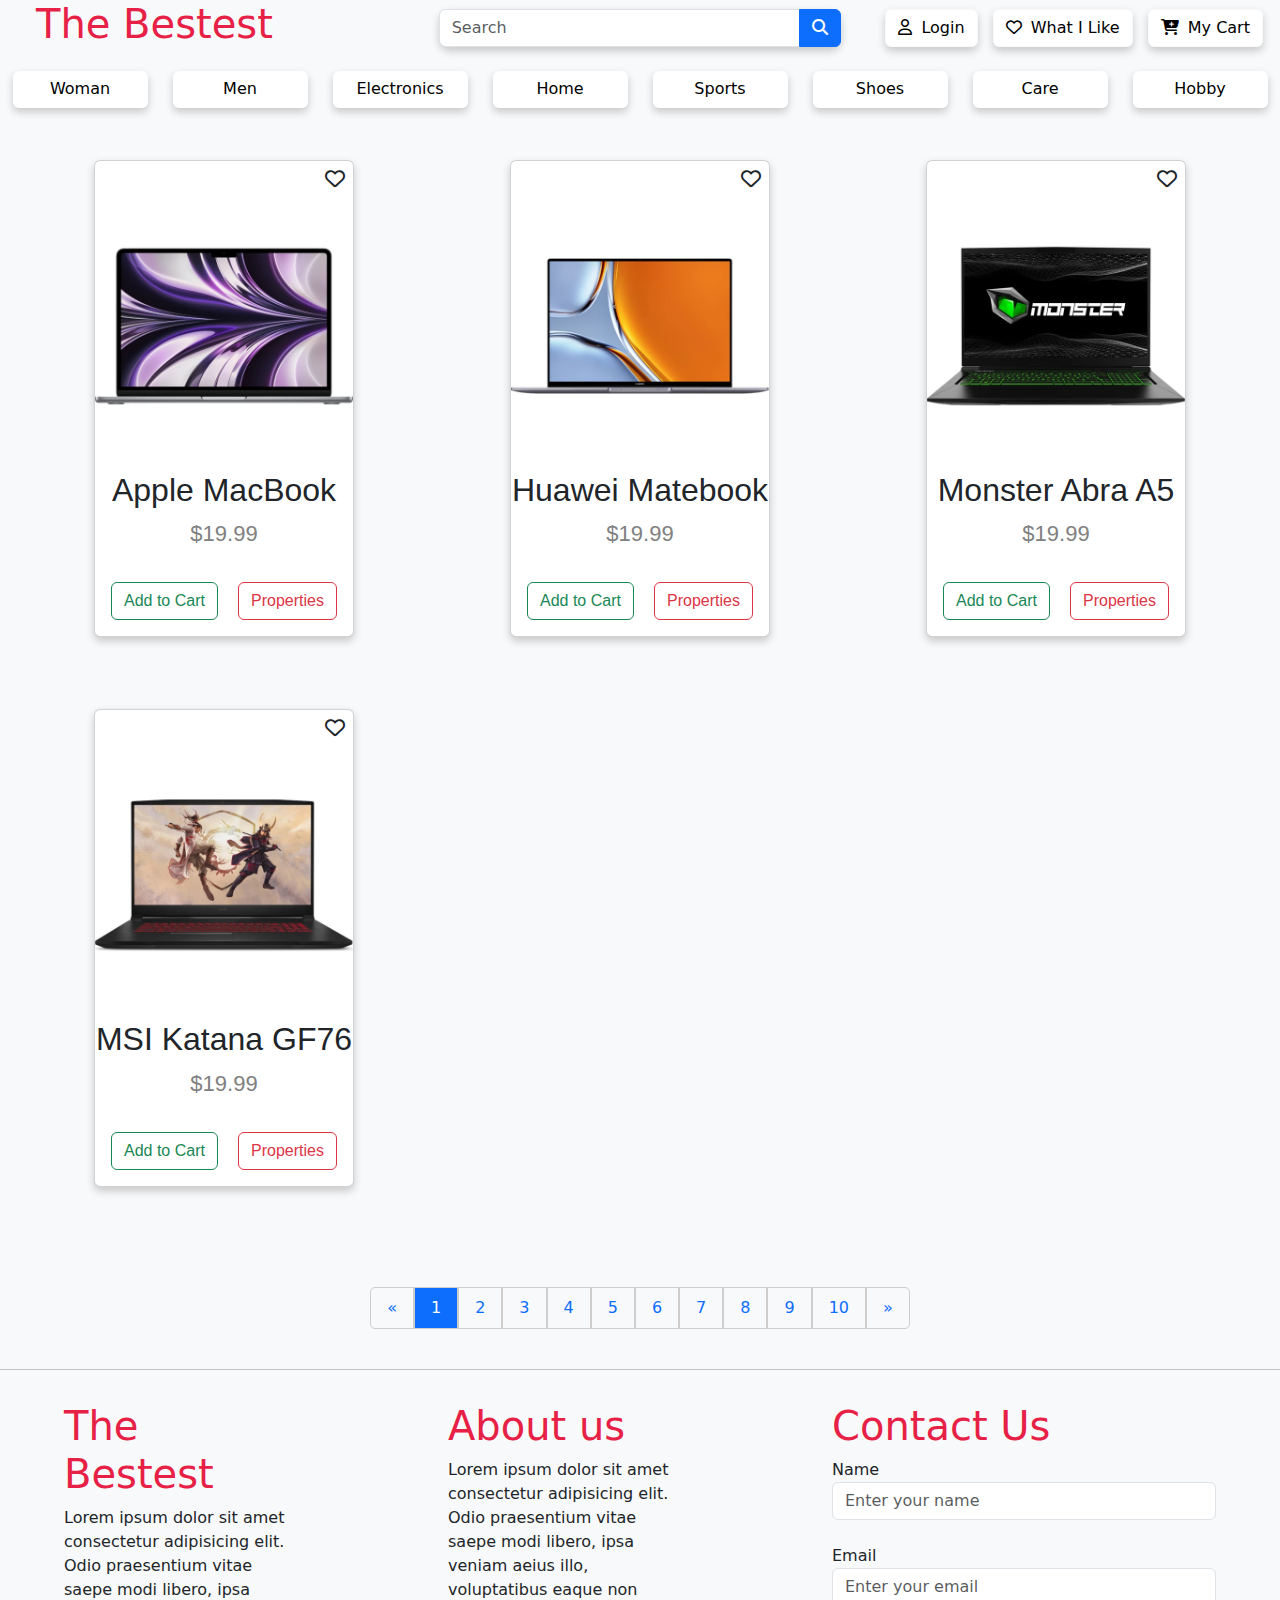
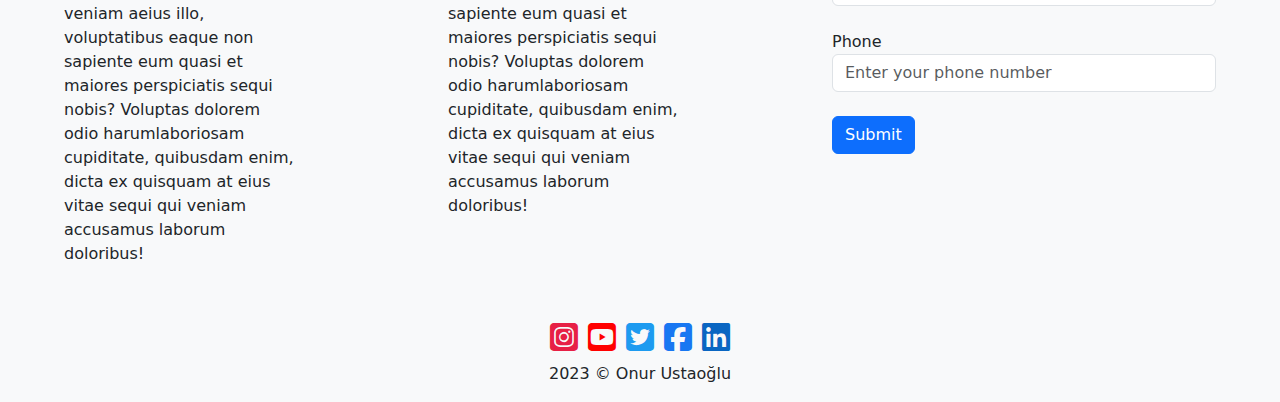
<file: computers.html>
<!DOCTYPE html>
<html lang="en">
<head>
    <meta charset="UTF-8">
    <meta http-equiv="X-UA-Compatible" content="IE=edge">
    <meta name="viewport" content="width=device-width, initial-scale=1.0">
    <link rel="stylesheet" href="css/style.css">
    <link rel="stylesheet" href="css/bootstrap.min.css">
    <link rel="stylesheet" href="https://cdnjs.cloudflare.com/ajax/libs/font-awesome/6.4.0/css/all.min.css">
    <link rel="shortcut icon" type="image/png" href="images/a11.jpg">
    <title>The Bestest</title>
</head>
<body>

    <div class="container-fluid">
        <div class="row gy-3 align-items-center">
            <div class="col-lg-4 col-sm-4 col-4">
                <h1 style="font-weight:normal; color: #e72045;"><a href="index.html" class="navbar-brand m-4">The Bestest</a></h1>
            </div>
            <div class="order-lg-last col-lg-4 col-sm-8 col-8">
                <div class="text-end">
                    <div id="login-modal" class="part3 modal">
                        <div class="modal-content">
                            <span class="close">&times;</span>
                            <h1 style="font-weight:normal; color: #e72045; text-align: center;">The Bestest</h1>
                            <br>
                            <div style="text-align: left;">E-mail</div>
                            <input type="email" class="form-control" placeholder="Enter your e-mail">
                            <br>
                            <div style="text-align: left;">Password</div> 
                            <input type="password" class="form-control" placeholder="Enter your password">
                            <br>
                            <div style="display: flex; justify-content:center;">
                            <button type="button" class="btn btn-outline-success m-1">Login</button>
                            <button type="button" class="btn btn-outline-danger m-1">Sign Up</button>
                            </div>
                        </div>
                    </div>
                    <a href="#" id="open-modal-btn" class="btn btn-light">
                        <i class="fa-regular fa-user"></i> <span class="ms-1 d-none d-sm-inline-block">Login</span>
                    </a>
                    <a href="" class="btn btn-light">
                        <i class="fa-regular fa-heart"></i> <span class="ms-1 d-none d-sm-inline-block">What I Like</span>
                    </a>
                    <a href="" class="btn btn-light">
                        <i class="fa-solid fa-cart-plus"></i> <span class="ms-1 d-none d-sm-inline-block">My Cart</span>
                    </a>
                </div>
            </div>
            <div class="col-lg-4 col-12">
                <div class="input-group">
                    <input type="text" class="form-control" placeholder="Search">
                    <button class="btn btn-primary">
                        <i class="fa fa-search"></i>
                    </button>
                </div>
            </div>
        </div>
    </div>


    <div id="navbar">
        <div class="dropdown">
            <a href="women.html"><button class="dropbtn">Woman</button></a>
            <div class="dropdown-content">
                <a href="#">Sweatshirt</a>
                <a href="#">Blouse</a>
                <a href="#">Shirt</a>
                <a href="#">Trousers</a>
                <a href="#">Jacket</a>
                <a href="#">Skirt</a>
            </div>
        </div>
        <div class="dropdown">
            <a href="men.html"><button class="dropbtn">Men</button></a>
            <div class="dropdown-content">
                <a href="#">Sweatshirt</a>
                <a href="#">Coat</a>
                <a href="#">Shirt</a>
                <a href="#">Trousers</a>
                <a href="#">Jacket</a>
                <a href="#">Polo T-shirt</a>
            </div>
        </div>
        <div class="dropdown">
            <a href="phones.html"><button class="dropbtn">Electronics</button></a>
            <div class="dropdown-content">
                <a href="#">Phone</a>
                <a href="#">Computer</a>
                <a href="#">Television</a>
                <a href="#">Camera</a>
                <a href="#">Television</a>
                <a href="#">Air Conditioners</a>
            </div>
        </div>
        <div class="dropdown">
            <a href="home.html"><button class="dropbtn">Home</button></a>
            <div class="dropdown-content">
                <a href="#">Table</a>
                <a href="#">Firnuture</a>
                <a href="#">Lighting</a>
                <a href="#">Kitchen</a>
                <a href="#">Bathroom</a>
                <a href="#">Office</a>
            </div>
        </div>
        <div class="dropdown">
            <a href="sports.html"><button class="dropbtn">Sports</button></a>
            <div class="dropdown-content">
                <a href="#">Outdoor</a>
                <a href="#">Fitness</a>
                <a href="#">Camping</a>
                <a href="#">Fishing</a>
                <a href="#">Sneakers</a>
                <a href="#">Bicycle</a>
            </div>
        </div>
        <div class="dropdown">
            <a href="sports.html"><button class="dropbtn">Shoes</button></a>
            <div class="dropdown-content">
                <a href="#">Casual</a>
                <a href="#">Sneakers</a>
                <a href="#">Slippers</a>
                <a href="#">Leathers</a>
                <a href="#">Boots</a>
                <a href="#">Walking & Running</a>
            </div>
        </div>
        <div class="dropdown">
            <a href="care.html"><button class="dropbtn">Care</button></a>
            <div class="dropdown-content">
                <a href="#">Perfume</a>
                <a href="#">Make-Up</a>
                <a href="#">Skin Care</a>
                <a href="#">Oral Care</a>
                <a href="#">Hair Care</a>
                <a href="#">Shower Gel</a>
            </div>
        </div>
        <div class="dropdown">
            <a href="care.html"><button class="dropbtn">Hobby</button></a>
            <div class="dropdown-content">
                <a href="#">Book</a>
                <a href="#">Music</a>
                <a href="#">Movie</a>
                <a href="#">Game</a>
                <a href="#">Puzzle</a>
                <a href="#">Digital</a>
            </div>
        </div>
    </div>


    <div class="cards">
        <div class="card">
            <i class="fa-regular fa-heart d-flex justify-content-end m-2 fs-5" id="like"></i>
            <img id="icard" src="images/n1.jpeg" style="width:100%">
            <h2>Apple MacBook</h2>
            <p class="price">$19.99</p>
            <div class="d-flex justify-content-between m-3">
                <button class="btn btn-outline-success fw-light fs-6" type="button">Add to Cart</button></p>
                <button class="btn btn-outline-danger fw-light fs-6" type="button">Properties</button>
            </div>
        </div>
        <div class="card">
            <i class="fa-regular fa-heart d-flex justify-content-end m-2 fs-5" id="like"></i>
            <img id="icard" src="images/n2.jpeg" style="width:100%">
            <h2>Huawei Matebook</h2>
            <p class="price">$19.99</p>
            <div class="d-flex justify-content-between m-3">
                <button class="btn btn-outline-success fw-light fs-6" type="button">Add to Cart</button></p>
                <button class="btn btn-outline-danger fw-light fs-6" type="button">Properties</button>
            </div>
        </div>
        <div class="card">
            <i class="fa-regular fa-heart d-flex justify-content-end m-2 fs-5" id="like"></i>
            <img id="icard" src="images/n3.jpeg" style="width:100%">
            <h2>Monster Abra A5</h2>
            <p class="price">$19.99</p>
            <div class="d-flex justify-content-between m-3">
                <button class="btn btn-outline-success fw-light fs-6" type="button">Add to Cart</button></p>
                <button class="btn btn-outline-danger fw-light fs-6" type="button">Properties</button>
            </div>
        </div>
        <div class="card">
            <i class="fa-regular fa-heart d-flex justify-content-end m-2 fs-5" id="like"></i>
            <img id="icard" src="images/n4.jpeg" style="width:100%">
            <h2>MSI Katana GF76</h2>
            <p class="price">$19.99</p>
            <div class="d-flex justify-content-between m-3">
                <button class="btn btn-outline-success fw-light fs-6" type="button">Add to Cart</button></p>
                <button class="btn btn-outline-danger fw-light fs-6" type="button">Properties</button>
            </div>
        </div>
    </div>

    <br>
    <br>
    
    <div>
        <div class="pagination">
            <a style="border-end-start-radius: 5px; border-top-left-radius: 5px;" href="#">&laquo;</a>
            <a class="active" href="#">1</a>
            <a href="#">2</a>
            <a href="#">3</a>
            <a href="#">4</a>
            <a href="#">5</a>
            <a href="#">6</a>
            <a href="#">7</a>
            <a href="#">8</a>
            <a href="#">9</a>
            <a href="#">10</a>
            <a style="border-top-right-radius: 5px; border-bottom-right-radius: 5px;" href="#">&raquo;</a>
        </div>
    <div>
        
    <br>
    <hr>
        
    <div class="footer">
        <div class="part1">
            <h1>The Bestest</h1>
            <p>Lorem ipsum dolor sit amet consectetur adipisicing elit. Odio praesentium vitae saepe modi libero, ipsa veniam aeius illo, voluptatibus eaque non sapiente eum quasi et maiores perspiciatis sequi nobis? Voluptas dolorem odio harumlaboriosam cupiditate, quibusdam enim, dicta ex quisquam at eius vitae sequi qui veniam accusamus laborum doloribus!<p>
        </div>
        <div class="part2">
            <h1>About us</h1>
            <p>Lorem ipsum dolor sit amet consectetur adipisicing elit. Odio praesentium vitae saepe modi libero, ipsa veniam aeius illo, voluptatibus eaque non sapiente eum quasi et maiores perspiciatis sequi nobis? Voluptas dolorem odio harumlaboriosam cupiditate, quibusdam enim, dicta ex quisquam at eius vitae sequi qui veniam accusamus laborum doloribus!</p>
        </div>
        <div class="part3">
            <h1>Contact Us</h1>
            <div>Name</div>
            <input type="email" class="form-control" placeholder="Enter your name">
            <br>
            <div>Email</div> 
            <input type="email" class="form-control" placeholder="Enter your email">
            <br>
            <div>Phone</div>
            <input type="email" class="form-control" placeholder="Enter your phone number">
            <br>
            <button type="button" class="btn btn-primary">Submit</button>
        </div>
    </div>


    <div class="icon">
        <i id="cursor" class="fa-brands fa-square-instagram" style="color: #e72045;"></i>
        <i id="cursor" class="fa-brands fa-square-youtube" style="color: #ff0000;"></i>
        <i id="cursor" class="fa-brands fa-square-twitter" style="color: #1d9bf0;"></i>
        <i id="cursor" class="fa-brands fa-square-facebook" style="color: #1877f2;"></i>
        <i id="cursor" class="fa-brands fa-linkedin" style="color: #0a66c2;"></i>
    </div>
    <div class="end">
       2023 © Onur Ustaoğlu
    </div>

    <script src="js/appModal.js"></script>

</body>
</html>
</file>
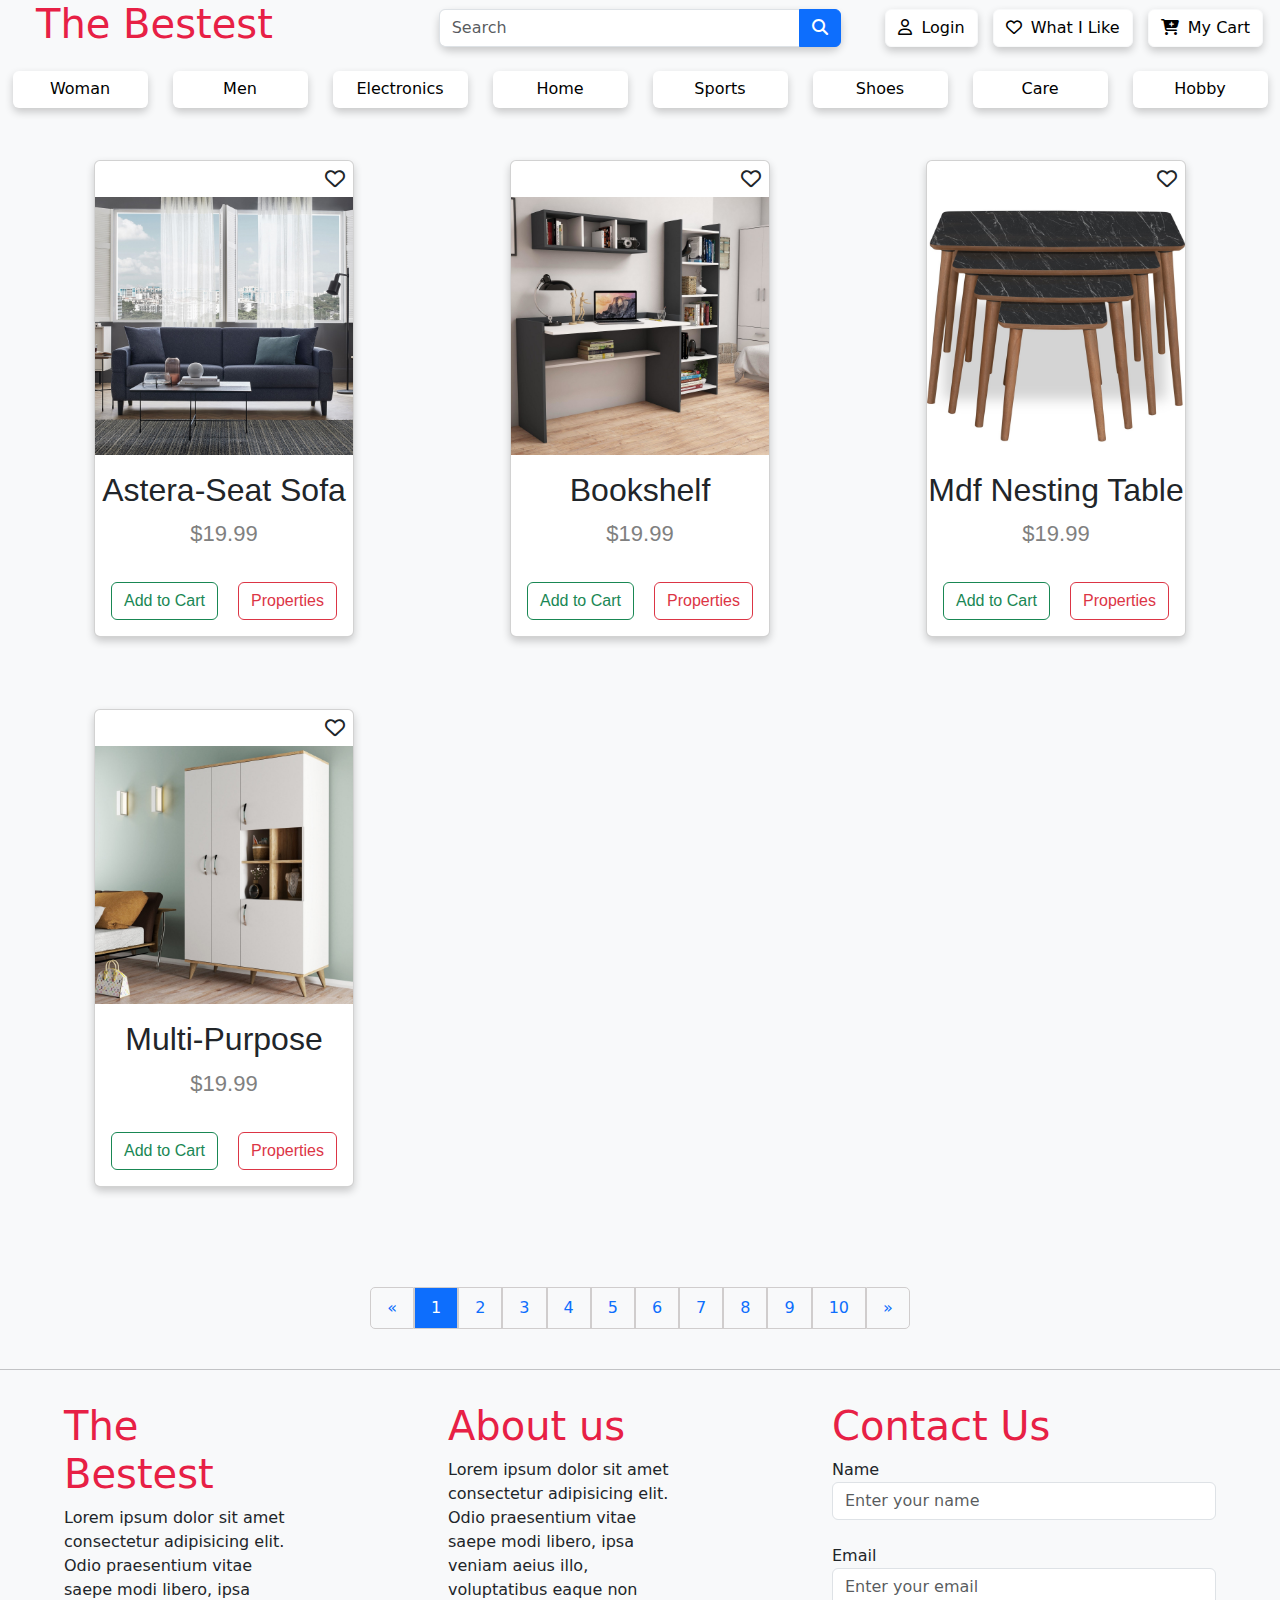
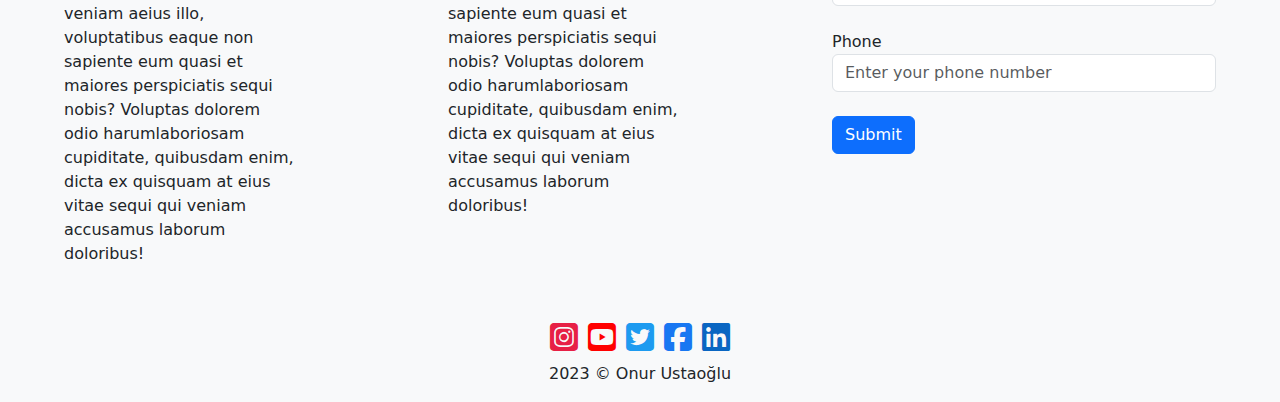
<file: home.html>
<!DOCTYPE html>
<html lang="en">
<head>
    <meta charset="UTF-8">
    <meta http-equiv="X-UA-Compatible" content="IE=edge">
    <meta name="viewport" content="width=device-width, initial-scale=1.0">
    <link rel="stylesheet" href="css/style.css">
    <link rel="stylesheet" href="css/bootstrap.min.css">
    <link rel="stylesheet" href="https://cdnjs.cloudflare.com/ajax/libs/font-awesome/6.4.0/css/all.min.css">
    <link rel="shortcut icon" type="image/png" href="images/a11.jpg">
    <title>The Bestest</title>
</head>
<body>

    <div class="container-fluid">
        <div class="row gy-3 align-items-center">
            <div class="col-lg-4 col-sm-4 col-4">
                <h1 style="font-weight:normal; color: #e72045;"><a href="index.html" class="navbar-brand m-4">The Bestest</a></h1>
            </div>
            <div class="order-lg-last col-lg-4 col-sm-8 col-8">
                <div class="text-end">
                    <div id="login-modal" class="part3 modal">
                        <div class="modal-content">
                            <span class="close">&times;</span>
                            <h1 style="font-weight:normal; color: #e72045; text-align: center;">The Bestest</h1>
                            <br>
                            <div style="text-align: left;">E-mail</div>
                            <input type="email" class="form-control" placeholder="Enter your e-mail">
                            <br>
                            <div style="text-align: left;">Password</div> 
                            <input type="password" class="form-control" placeholder="Enter your password">
                            <br>
                            <div style="display: flex; justify-content:center;">
                            <button type="button" class="btn btn-outline-success m-1">Login</button>
                            <button type="button" class="btn btn-outline-danger m-1">Sign Up</button>
                            </div>
                        </div>
                    </div>
                    <a href="#" id="open-modal-btn" class="btn btn-light">
                        <i class="fa-regular fa-user"></i> <span class="ms-1 d-none d-sm-inline-block">Login</span>
                    </a>
                    <a href="" class="btn btn-light">
                        <i class="fa-regular fa-heart"></i> <span class="ms-1 d-none d-sm-inline-block">What I Like</span>
                    </a>
                    <a href="" class="btn btn-light">
                        <i class="fa-solid fa-cart-plus"></i> <span class="ms-1 d-none d-sm-inline-block">My Cart</span>
                    </a>
                </div>
            </div>
            <div class="col-lg-4 col-12">
                <div class="input-group">
                    <input type="text" class="form-control" placeholder="Search">
                    <button class="btn btn-primary">
                        <i class="fa fa-search"></i>
                    </button>
                </div>
            </div>
        </div>
    </div>


    <div id="navbar">
        <div class="dropdown">
            <a href="women.html"><button class="dropbtn">Woman</button></a>
            <div class="dropdown-content">
                <a href="#">Sweatshirt</a>
                <a href="#">Blouse</a>
                <a href="#">Shirt</a>
                <a href="#">Trousers</a>
                <a href="#">Jacket</a>
                <a href="#">Skirt</a>
            </div>
        </div>
        <div class="dropdown">
            <a href="men.html"><button class="dropbtn">Men</button></a>
            <div class="dropdown-content">
                <a href="#">Sweatshirt</a>
                <a href="#">Coat</a>
                <a href="#">Shirt</a>
                <a href="#">Trousers</a>
                <a href="#">Jacket</a>
                <a href="#">Polo T-shirt</a>
            </div>
        </div>
        <div class="dropdown">
            <a href="phones.html"><button class="dropbtn">Electronics</button></a>
            <div class="dropdown-content">
                <a href="#">Phone</a>
                <a href="#">Computer</a>
                <a href="#">Television</a>
                <a href="#">Camera</a>
                <a href="#">Television</a>
                <a href="#">Air Conditioners</a>
            </div>
        </div>
        <div class="dropdown">
            <a href="home.html"><button class="dropbtn">Home</button></a>
            <div class="dropdown-content">
                <a href="#">Table</a>
                <a href="#">Firnuture</a>
                <a href="#">Lighting</a>
                <a href="#">Kitchen</a>
                <a href="#">Bathroom</a>
                <a href="#">Office</a>
            </div>
        </div>
        <div class="dropdown">
            <a href="sports.html"><button class="dropbtn">Sports</button></a>
            <div class="dropdown-content">
                <a href="#">Outdoor</a>
                <a href="#">Fitness</a>
                <a href="#">Camping</a>
                <a href="#">Fishing</a>
                <a href="#">Sneakers</a>
                <a href="#">Bicycle</a>
            </div>
        </div>
        <div class="dropdown">
            <a href="sports.html"><button class="dropbtn">Shoes</button></a>
            <div class="dropdown-content">
                <a href="#">Casual</a>
                <a href="#">Sneakers</a>
                <a href="#">Slippers</a>
                <a href="#">Leathers</a>
                <a href="#">Boots</a>
                <a href="#">Walking & Running</a>
            </div>
        </div>
        <div class="dropdown">
            <a href="care.html"><button class="dropbtn">Care</button></a>
            <div class="dropdown-content">
                <a href="#">Perfume</a>
                <a href="#">Make-Up</a>
                <a href="#">Skin Care</a>
                <a href="#">Oral Care</a>
                <a href="#">Hair Care</a>
                <a href="#">Shower Gel</a>
            </div>
        </div>
        <div class="dropdown">
            <a href="care.html"><button class="dropbtn">Hobby</button></a>
            <div class="dropdown-content">
                <a href="#">Book</a>
                <a href="#">Music</a>
                <a href="#">Movie</a>
                <a href="#">Game</a>
                <a href="#">Puzzle</a>
                <a href="#">Digital</a>
            </div>
        </div>
    </div>


    <div class="cards">
        <div class="card">
            <i class="fa-regular fa-heart d-flex justify-content-end m-2 fs-5" id="like"></i>
            <img id="icard" src="images/f1.jpg" style="width:100%">
            <h2>Astera-Seat Sofa</h2>
            <p class="price">$19.99</p>
            <div class="d-flex justify-content-between m-3">
                <button class="btn btn-outline-success fw-light fs-6" type="button">Add to Cart</button></p>
                <button class="btn btn-outline-danger fw-light fs-6" type="button">Properties</button>
            </div>
        </div>
        <div class="card">
            <i class="fa-regular fa-heart d-flex justify-content-end m-2 fs-5" id="like"></i>
            <img id="icard" src="images/f2.jpg" style="width:100%">
            <h2>Bookshelf</h2>
            <p class="price">$19.99</p>
            <div class="d-flex justify-content-between m-3">
                <button class="btn btn-outline-success fw-light fs-6" type="button">Add to Cart</button></p>
                <button class="btn btn-outline-danger fw-light fs-6" type="button">Properties</button>
            </div>
        </div>
        <div class="card">
            <i class="fa-regular fa-heart d-flex justify-content-end m-2 fs-5" id="like"></i>
            <img id="icard" src="images/f3.jpg" style="width:100%">
            <h2>Mdf Nesting Table</h2>
            <p class="price">$19.99</p>
            <div class="d-flex justify-content-between m-3">
                <button class="btn btn-outline-success fw-light fs-6" type="button">Add to Cart</button></p>
                <button class="btn btn-outline-danger fw-light fs-6" type="button">Properties</button>
            </div>
        </div>
        <div class="card">
            <i class="fa-regular fa-heart d-flex justify-content-end m-2 fs-5" id="like"></i>
            <img id="icard" src="images/f4.jpg" style="width:100%">
            <h2>Multi-Purpose</h2>
            <p class="price">$19.99</p>
            <div class="d-flex justify-content-between m-3">
                <button class="btn btn-outline-success fw-light fs-6" type="button">Add to Cart</button></p>
                <button class="btn btn-outline-danger fw-light fs-6" type="button">Properties</button>
            </div>
        </div>
    </div>

    <br>
    <br>

    <div>
        <div class="pagination">
            <a style="border-end-start-radius: 5px; border-top-left-radius: 5px;" href="#">&laquo;</a>
            <a class="active" href="#">1</a>
            <a href="#">2</a>
            <a href="#">3</a>
            <a href="#">4</a>
            <a href="#">5</a>
            <a href="#">6</a>
            <a href="#">7</a>
            <a href="#">8</a>
            <a href="#">9</a>
            <a href="#">10</a>
            <a style="border-top-right-radius: 5px; border-bottom-right-radius: 5px;" href="#">&raquo;</a>
        </div>
    <div>

    <br>
    <hr>
        
    <div class="footer">
        <div class="part1">
            <h1>The Bestest</h1>
            <p>Lorem ipsum dolor sit amet consectetur adipisicing elit. Odio praesentium vitae saepe modi libero, ipsa veniam aeius illo, voluptatibus eaque non sapiente eum quasi et maiores perspiciatis sequi nobis? Voluptas dolorem odio harumlaboriosam cupiditate, quibusdam enim, dicta ex quisquam at eius vitae sequi qui veniam accusamus laborum doloribus!<p>
        </div>
        <div class="part2">
            <h1>About us</h1>
            <p>Lorem ipsum dolor sit amet consectetur adipisicing elit. Odio praesentium vitae saepe modi libero, ipsa veniam aeius illo, voluptatibus eaque non sapiente eum quasi et maiores perspiciatis sequi nobis? Voluptas dolorem odio harumlaboriosam cupiditate, quibusdam enim, dicta ex quisquam at eius vitae sequi qui veniam accusamus laborum doloribus!</p>
        </div>
        <div class="part3">
            <h1>Contact Us</h1>
            <div>Name</div>
            <input type="email" class="form-control" placeholder="Enter your name">
            <br>
            <div>Email</div> 
            <input type="email" class="form-control" placeholder="Enter your email">
            <br>
            <div>Phone</div>
            <input type="email" class="form-control" placeholder="Enter your phone number">
            <br>
            <button type="button" class="btn btn-primary">Submit</button>
        </div>
    </div>


    <div class="icon">
        <i id="cursor" class="fa-brands fa-square-instagram" style="color: #e72045;"></i>
        <i id="cursor" class="fa-brands fa-square-youtube" style="color: #ff0000;"></i>
        <i id="cursor" class="fa-brands fa-square-twitter" style="color: #1d9bf0;"></i>
        <i id="cursor" class="fa-brands fa-square-facebook" style="color: #1877f2;"></i>
        <i id="cursor" class="fa-brands fa-linkedin" style="color: #0a66c2;"></i>
    </div>
    <div class="end">
       2023 © Onur Ustaoğlu
    </div>

    <script src="js/appModal.js"></script>

</body>
</html>
</file>
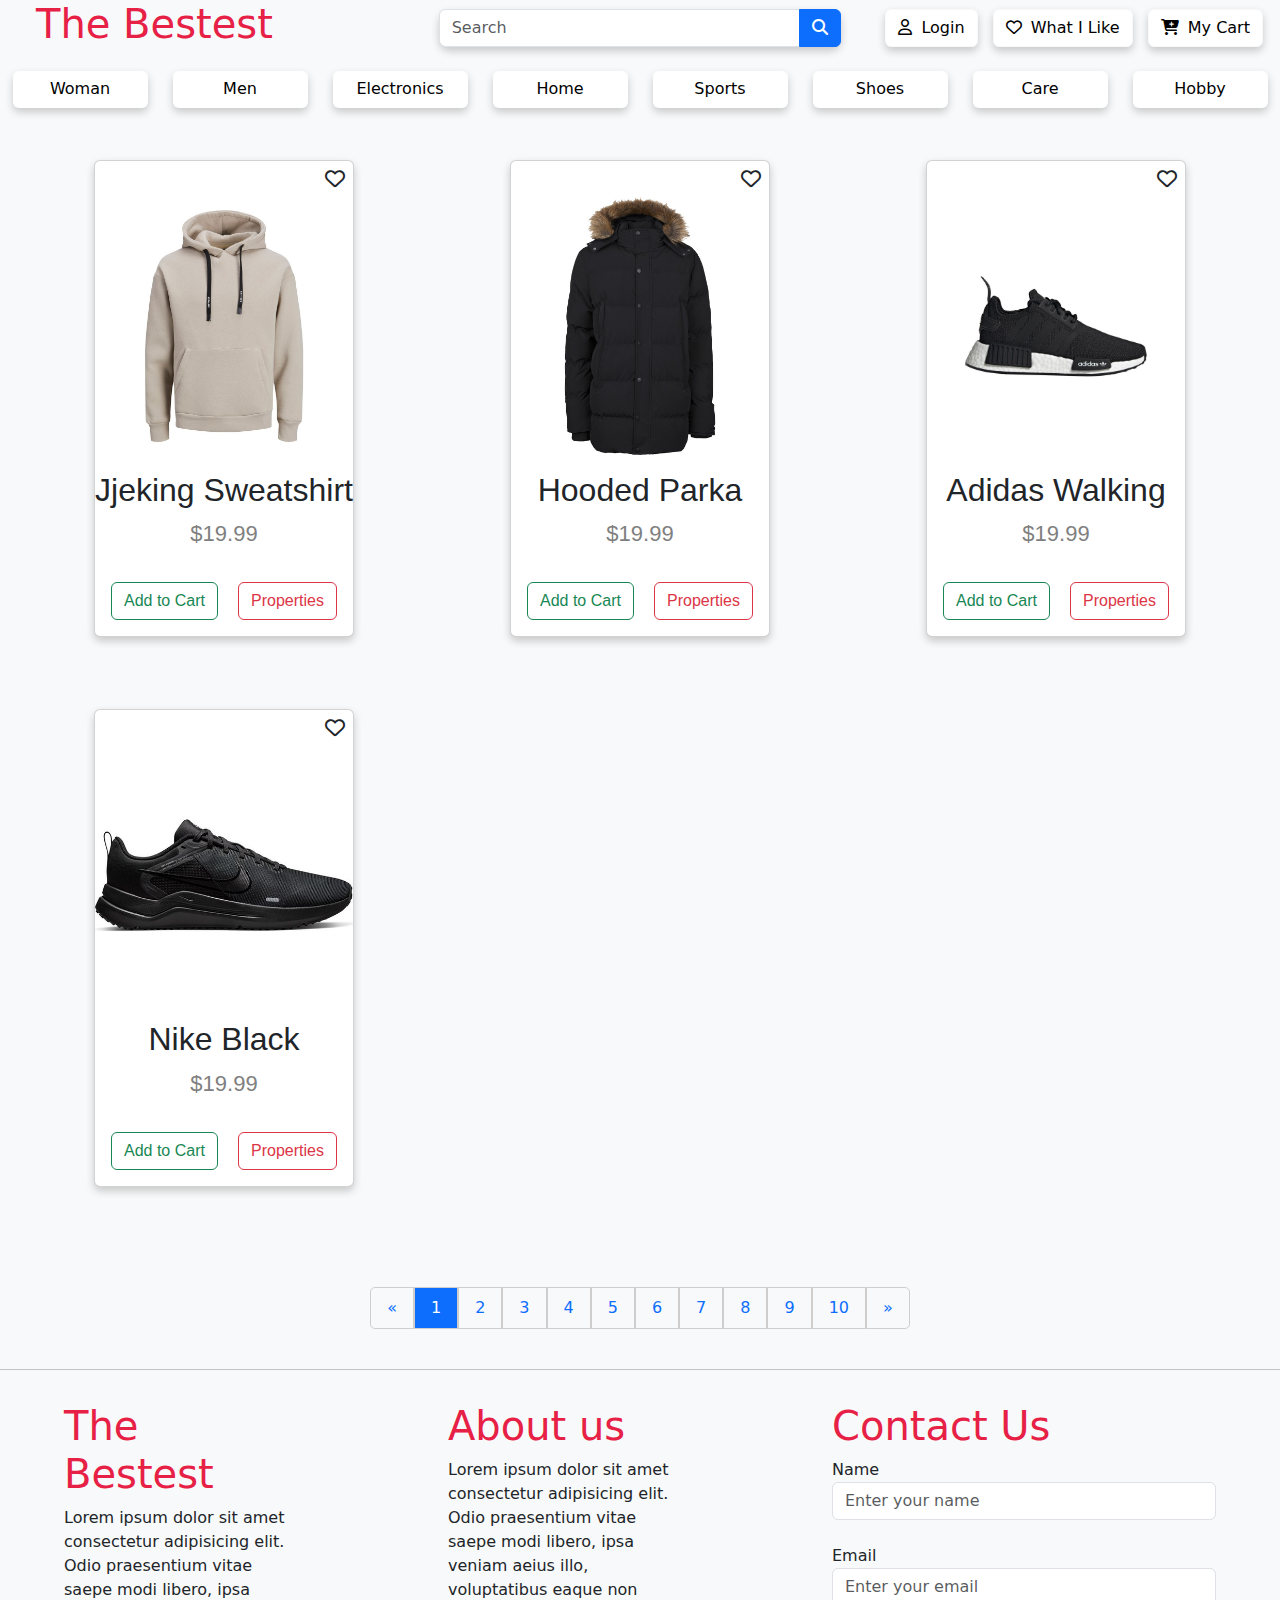
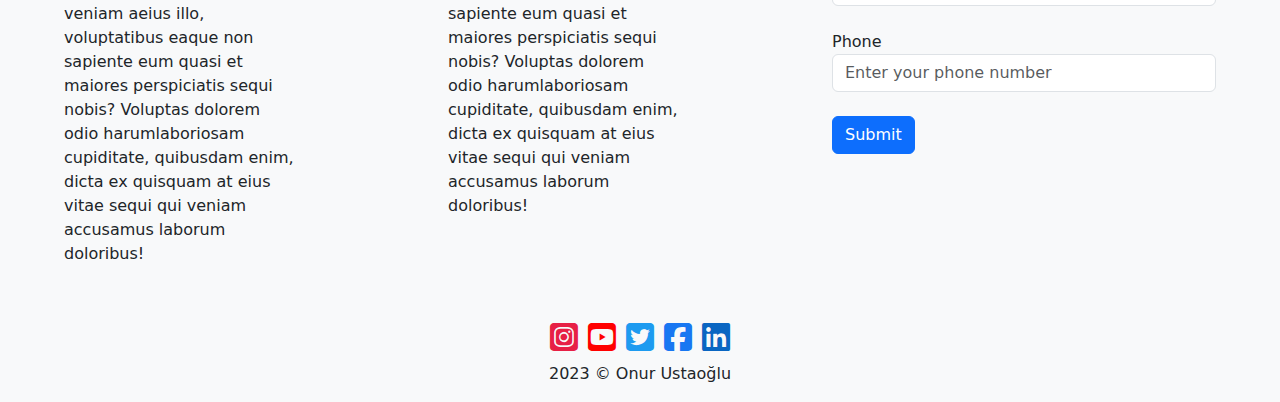
<file: men.html>
<!DOCTYPE html>
<html lang="en">
<head>
    <meta charset="UTF-8">
    <meta http-equiv="X-UA-Compatible" content="IE=edge">
    <meta name="viewport" content="width=device-width, initial-scale=1.0">
    <link rel="stylesheet" href="css/style.css">
    <link rel="stylesheet" href="css/bootstrap.min.css">
    <link rel="stylesheet" href="https://cdnjs.cloudflare.com/ajax/libs/font-awesome/6.4.0/css/all.min.css">
    <link rel="shortcut icon" type="image/png" href="images/a11.jpg">
    <title>The Bestest</title>
</head>
<body>

    <div class="container-fluid">
        <div class="row gy-3 align-items-center">
            <div class="col-lg-4 col-sm-4 col-4">
                <h1 style="font-weight:normal; color: #e72045;"><a href="index.html" class="navbar-brand m-4">The Bestest</a></h1>
            </div>
            <div class="order-lg-last col-lg-4 col-sm-8 col-8">
                <div class="text-end">
                    <div id="login-modal" class="part3 modal">
                        <div class="modal-content">
                            <span class="close">&times;</span>
                            <h1 style="font-weight:normal; color: #e72045; text-align: center;">The Bestest</h1>
                            <br>
                            <div style="text-align: left;">E-mail</div>
                            <input type="email" class="form-control" placeholder="Enter your e-mail">
                            <br>
                            <div style="text-align: left;">Password</div> 
                            <input type="password" class="form-control" placeholder="Enter your password">
                            <br>
                            <div style="display: flex; justify-content:center;">
                            <button type="button" class="btn btn-outline-success m-1">Login</button>
                            <button type="button" class="btn btn-outline-danger m-1">Sign Up</button>
                            </div>
                        </div>
                    </div>
                    <a href="#" id="open-modal-btn" class="btn btn-light">
                        <i class="fa-regular fa-user"></i> <span class="ms-1 d-none d-sm-inline-block">Login</span>
                    </a>
                    <a href="" class="btn btn-light">
                        <i class="fa-regular fa-heart"></i> <span class="ms-1 d-none d-sm-inline-block">What I Like</span>
                    </a>
                    <a href="" class="btn btn-light">
                        <i class="fa-solid fa-cart-plus"></i> <span class="ms-1 d-none d-sm-inline-block">My Cart</span>
                    </a>
                </div>
            </div>
            <div class="col-lg-4 col-12">
                <div class="input-group">
                    <input type="text" class="form-control" placeholder="Search">
                    <button class="btn btn-primary">
                        <i class="fa fa-search"></i>
                    </button>
                </div>
            </div>
        </div>
    </div>


    <div id="navbar">
        <div class="dropdown">
            <a href="women.html"><button class="dropbtn">Woman</button></a>
            <div class="dropdown-content">
                <a href="#">Sweatshirt</a>
                <a href="#">Blouse</a>
                <a href="#">Shirt</a>
                <a href="#">Trousers</a>
                <a href="#">Jacket</a>
                <a href="#">Skirt</a>
            </div>
        </div>
        <div class="dropdown">
            <a href="men.html"><button class="dropbtn">Men</button></a>
            <div class="dropdown-content">
                <a href="#">Sweatshirt</a>
                <a href="#">Coat</a>
                <a href="#">Shirt</a>
                <a href="#">Trousers</a>
                <a href="#">Jacket</a>
                <a href="#">Polo T-shirt</a>
            </div>
        </div>
        <div class="dropdown">
            <a href="phones.html"><button class="dropbtn">Electronics</button></a>
            <div class="dropdown-content">
                <a href="#">Phone</a>
                <a href="#">Computer</a>
                <a href="#">Television</a>
                <a href="#">Camera</a>
                <a href="#">Television</a>
                <a href="#">Air Conditioners</a>
            </div>
        </div>
        <div class="dropdown">
            <a href="home.html"><button class="dropbtn">Home</button></a>
            <div class="dropdown-content">
                <a href="#">Table</a>
                <a href="#">Firnuture</a>
                <a href="#">Lighting</a>
                <a href="#">Kitchen</a>
                <a href="#">Bathroom</a>
                <a href="#">Office</a>
            </div>
        </div>
        <div class="dropdown">
            <a href="sports.html"><button class="dropbtn">Sports</button></a>
            <div class="dropdown-content">
                <a href="#">Outdoor</a>
                <a href="#">Fitness</a>
                <a href="#">Camping</a>
                <a href="#">Fishing</a>
                <a href="#">Sneakers</a>
                <a href="#">Bicycle</a>
            </div>
        </div>
        <div class="dropdown">
            <a href="sports.html"><button class="dropbtn">Shoes</button></a>
            <div class="dropdown-content">
                <a href="#">Casual</a>
                <a href="#">Sneakers</a>
                <a href="#">Slippers</a>
                <a href="#">Leathers</a>
                <a href="#">Boots</a>
                <a href="#">Walking & Running</a>
            </div>
        </div>
        <div class="dropdown">
            <a href="care.html"><button class="dropbtn">Care</button></a>
            <div class="dropdown-content">
                <a href="#">Perfume</a>
                <a href="#">Make-Up</a>
                <a href="#">Skin Care</a>
                <a href="#">Oral Care</a>
                <a href="#">Hair Care</a>
                <a href="#">Shower Gel</a>
            </div>
        </div>
        <div class="dropdown">
            <a href="care.html"><button class="dropbtn">Hobby</button></a>
            <div class="dropdown-content">
                <a href="#">Book</a>
                <a href="#">Music</a>
                <a href="#">Movie</a>
                <a href="#">Game</a>
                <a href="#">Puzzle</a>
                <a href="#">Digital</a>
            </div>
        </div>
    </div>


    <div class="cards">
        <div class="card">
            <i class="fa-regular fa-heart d-flex justify-content-end m-2 fs-5" id="like"></i>
            <img id="icard" src="images/e1.jpg" style="width:100%">
            <h2>Jjeking Sweatshirt</h2>
            <p class="price">$19.99</p>
            <div class="d-flex justify-content-between m-3">
                <button class="btn btn-outline-success fw-light fs-6" type="button">Add to Cart</button></p>
                <button class="btn btn-outline-danger fw-light fs-6" type="button">Properties</button>
            </div>
        </div>
        <div class="card">
            <i class="fa-regular fa-heart d-flex justify-content-end m-2 fs-5" id="like"></i>
            <img id="icard" src="images/e2.jpg" style="width:100%">
            <h2>Hooded Parka</h2>
            <p class="price">$19.99</p>
            <div class="d-flex justify-content-between m-3">
                <button class="btn btn-outline-success fw-light fs-6" type="button">Add to Cart</button></p>
                <button class="btn btn-outline-danger fw-light fs-6" type="button">Properties</button>
            </div>
        </div>
        <div class="card">
            <i class="fa-regular fa-heart d-flex justify-content-end m-2 fs-5" id="like"></i>
            <img id="icard" src="images/e3.jpg" style="width:100%">
            <h2>Adidas Walking</h2>
            <p class="price">$19.99</p>
            <div class="d-flex justify-content-between m-3">
                <button class="btn btn-outline-success fw-light fs-6" type="button">Add to Cart</button></p>
                <button class="btn btn-outline-danger fw-light fs-6" type="button">Properties</button>
            </div>
        </div>
        <div class="card">
            <i class="fa-regular fa-heart d-flex justify-content-end m-2 fs-5" id="like"></i>
            <img id="icard" src="images/e4.jpg" style="width:100%">
            <h2>Nike Black</h2>
            <p class="price">$19.99</p>
            <div class="d-flex justify-content-between m-3">
                <button class="btn btn-outline-success fw-light fs-6" type="button">Add to Cart</button></p>
                <button class="btn btn-outline-danger fw-light fs-6" type="button">Properties</button>
            </div>
        </div>
    </div>

    <br>
    <br>
    
    <div>
        <div class="pagination">
            <a style="border-end-start-radius: 5px; border-top-left-radius: 5px;" href="#">&laquo;</a>
            <a class="active" href="#">1</a>
            <a href="#">2</a>
            <a href="#">3</a>
            <a href="#">4</a>
            <a href="#">5</a>
            <a href="#">6</a>
            <a href="#">7</a>
            <a href="#">8</a>
            <a href="#">9</a>
            <a href="#">10</a>
            <a style="border-top-right-radius: 5px; border-bottom-right-radius: 5px;" href="#">&raquo;</a>
        </div>
    <div>

    <br>
    <hr>

    <div class="footer">
        <div class="part1">
            <h1>The Bestest</h1>
            <p>Lorem ipsum dolor sit amet consectetur adipisicing elit. Odio praesentium vitae saepe modi libero, ipsa veniam aeius illo, voluptatibus eaque non sapiente eum quasi et maiores perspiciatis sequi nobis? Voluptas dolorem odio harumlaboriosam cupiditate, quibusdam enim, dicta ex quisquam at eius vitae sequi qui veniam accusamus laborum doloribus!<p>
        </div>
        <div class="part2">
            <h1>About us</h1>
            <p>Lorem ipsum dolor sit amet consectetur adipisicing elit. Odio praesentium vitae saepe modi libero, ipsa veniam aeius illo, voluptatibus eaque non sapiente eum quasi et maiores perspiciatis sequi nobis? Voluptas dolorem odio harumlaboriosam cupiditate, quibusdam enim, dicta ex quisquam at eius vitae sequi qui veniam accusamus laborum doloribus!</p>
        </div>
        <div class="part3">
            <h1>Contact Us</h1>
            <div>Name</div>
            <input type="email" class="form-control" placeholder="Enter your name">
            <br>
            <div>Email</div> 
            <input type="email" class="form-control" placeholder="Enter your email">
            <br>
            <div>Phone</div>
            <input type="email" class="form-control" placeholder="Enter your phone number">
            <br>
            <button type="button" class="btn btn-primary">Submit</button>
        </div>
    </div>


    <div class="icon">
        <i id="cursor" class="fa-brands fa-square-instagram" style="color: #e72045;"></i>
        <i id="cursor" class="fa-brands fa-square-youtube" style="color: #ff0000;"></i>
        <i id="cursor" class="fa-brands fa-square-twitter" style="color: #1d9bf0;"></i>
        <i id="cursor" class="fa-brands fa-square-facebook" style="color: #1877f2;"></i>
        <i id="cursor" class="fa-brands fa-linkedin" style="color: #0a66c2;"></i>
    </div>
    <div class="end">
       2023 © Onur Ustaoğlu
    </div>

    <script src="js/appModal.js"></script>
    
</body>
</html>
</file>
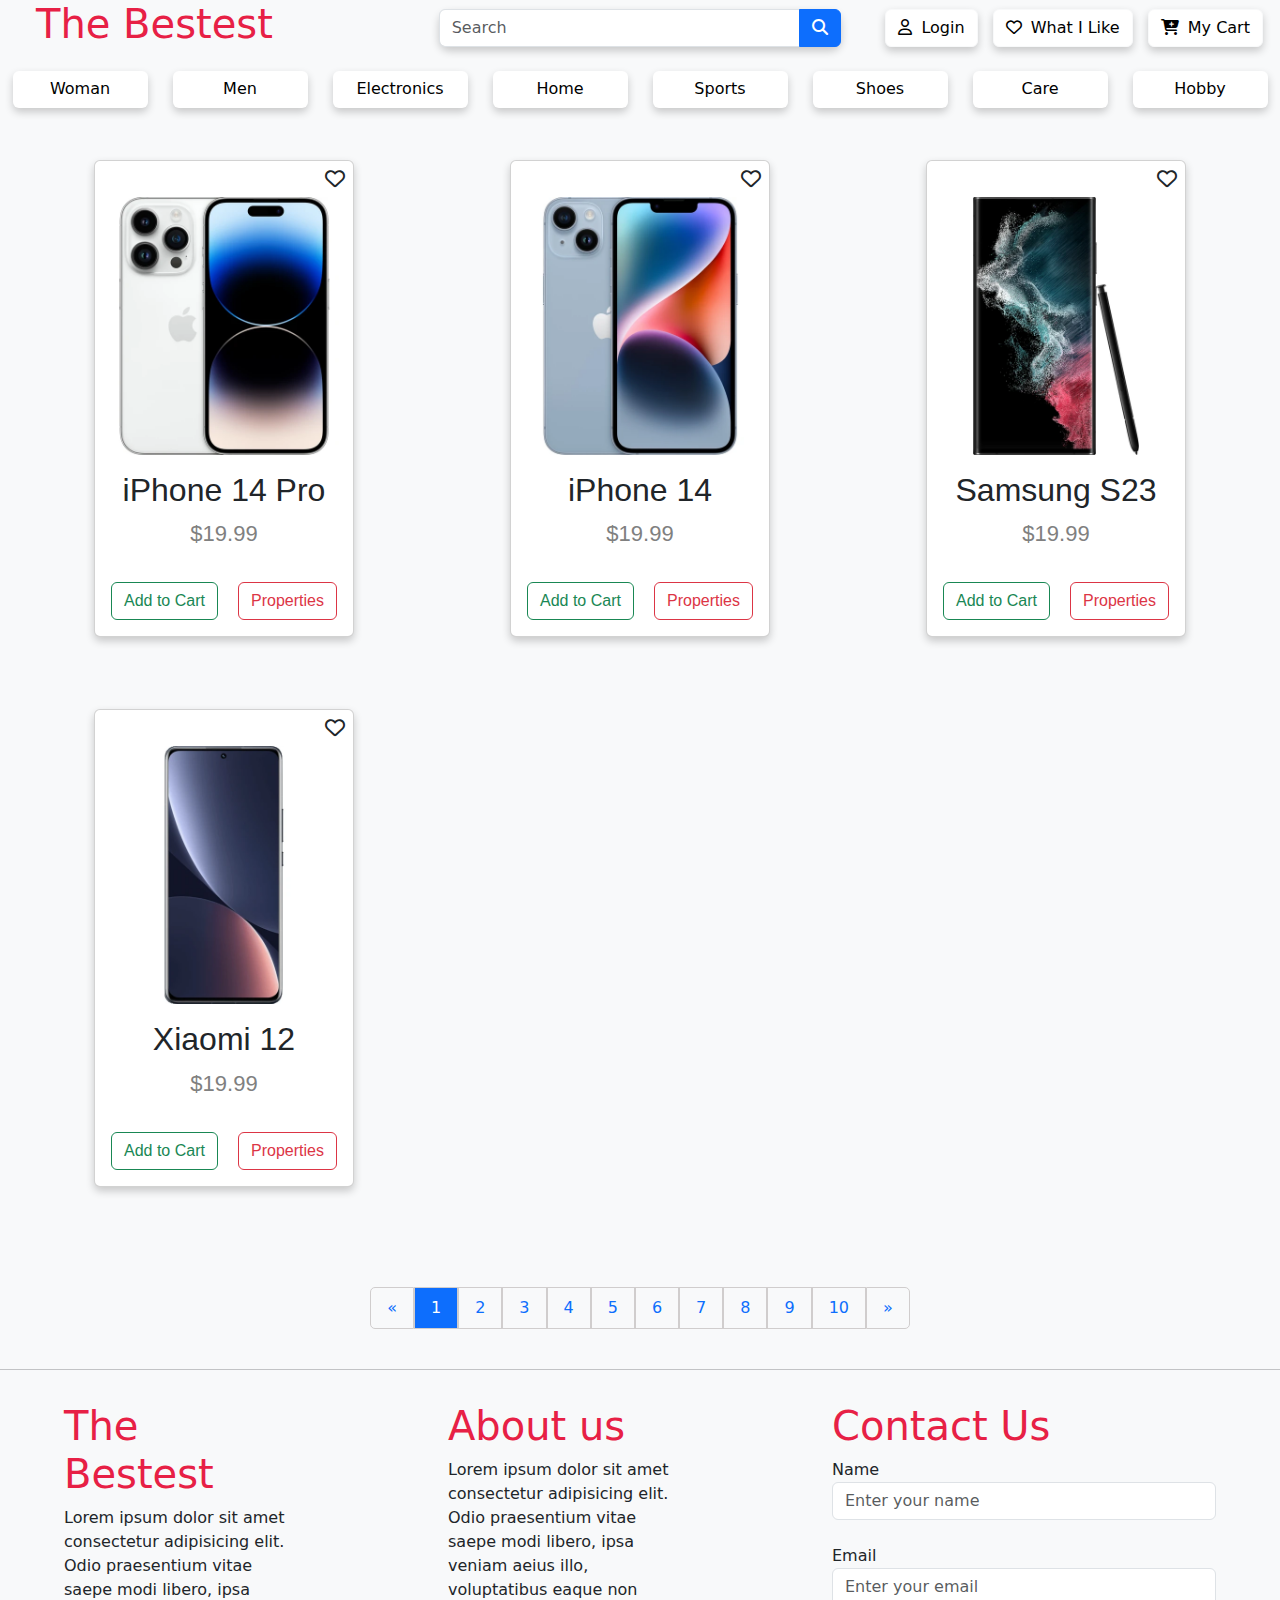
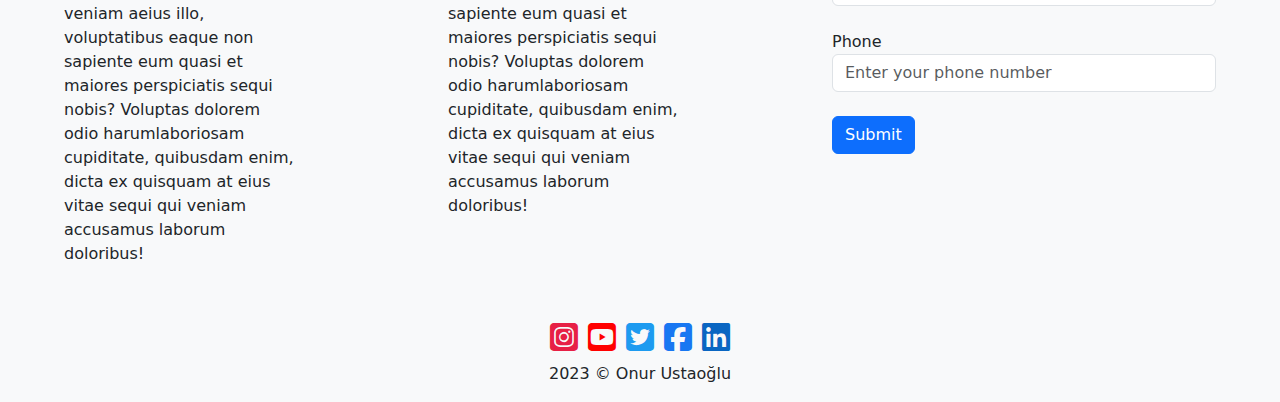
<file: phones.html>
<!DOCTYPE html>
<html lang="en">
<head>
    <meta charset="UTF-8">
    <meta http-equiv="X-UA-Compatible" content="IE=edge">
    <meta name="viewport" content="width=device-width, initial-scale=1.0">
    <link rel="stylesheet" href="css/style.css">
    <link rel="stylesheet" href="css/bootstrap.min.css">
    <link rel="stylesheet" href="https://cdnjs.cloudflare.com/ajax/libs/font-awesome/6.4.0/css/all.min.css">
    <link rel="shortcut icon" type="image/png" href="images/a11.jpg">
    <title>The Bestest</title>
</head>
<body>

    <div class="container-fluid">
        <div class="row gy-3 align-items-center">
            <div class="col-lg-4 col-sm-4 col-4">
                <h1 style="font-weight:normal; color: #e72045;"><a href="index.html" class="navbar-brand m-4">The Bestest</a></h1>
            </div>
            <div class="order-lg-last col-lg-4 col-sm-8 col-8">
                <div class="text-end">
                    <div id="login-modal" class="part3 modal">
                        <div class="modal-content">
                            <span class="close">&times;</span>
                            <h1 style="font-weight:normal; color: #e72045; text-align: center;">The Bestest</h1>
                            <br>
                            <div style="text-align: left;">E-mail</div>
                            <input type="email" class="form-control" placeholder="Enter your e-mail">
                            <br>
                            <div style="text-align: left;">Password</div> 
                            <input type="password" class="form-control" placeholder="Enter your password">
                            <br>
                            <div style="display: flex; justify-content:center;">
                            <button type="button" class="btn btn-outline-success m-1">Login</button>
                            <button type="button" class="btn btn-outline-danger m-1">Sign Up</button>
                            </div>
                        </div>
                    </div>
                    <a href="#" id="open-modal-btn" class="btn btn-light">
                        <i class="fa-regular fa-user"></i> <span class="ms-1 d-none d-sm-inline-block">Login</span>
                    </a>
                    <a href="" class="btn btn-light">
                        <i class="fa-regular fa-heart"></i> <span class="ms-1 d-none d-sm-inline-block">What I Like</span>
                    </a>
                    <a href="" class="btn btn-light">
                        <i class="fa-solid fa-cart-plus"></i> <span class="ms-1 d-none d-sm-inline-block">My Cart</span>
                    </a>
                </div>
            </div>
            <div class="col-lg-4 col-12">
                <div class="input-group">
                    <input type="text" class="form-control" placeholder="Search">
                    <button class="btn btn-primary">
                        <i class="fa fa-search"></i>
                    </button>
                </div>
            </div>
        </div>
    </div>


    <div id="navbar">
        <div class="dropdown">
            <a href="women.html"><button class="dropbtn">Woman</button></a>
            <div class="dropdown-content">
                <a href="#">Sweatshirt</a>
                <a href="#">Blouse</a>
                <a href="#">Shirt</a>
                <a href="#">Trousers</a>
                <a href="#">Jacket</a>
                <a href="#">Skirt</a>
            </div>
        </div>
        <div class="dropdown">
            <a href="men.html"><button class="dropbtn">Men</button></a>
            <div class="dropdown-content">
                <a href="#">Sweatshirt</a>
                <a href="#">Coat</a>
                <a href="#">Shirt</a>
                <a href="#">Trousers</a>
                <a href="#">Jacket</a>
                <a href="#">Polo T-shirt</a>
            </div>
        </div>
        <div class="dropdown">
            <a href="phones.html"><button class="dropbtn">Electronics</button></a>
            <div class="dropdown-content">
                <a href="#">Phone</a>
                <a href="#">Computer</a>
                <a href="#">Television</a>
                <a href="#">Camera</a>
                <a href="#">Television</a>
                <a href="#">Air Conditioners</a>
            </div>
        </div>
        <div class="dropdown">
            <a href="home.html"><button class="dropbtn">Home</button></a>
            <div class="dropdown-content">
                <a href="#">Table</a>
                <a href="#">Firnuture</a>
                <a href="#">Lighting</a>
                <a href="#">Kitchen</a>
                <a href="#">Bathroom</a>
                <a href="#">Office</a>
            </div>
        </div>
        <div class="dropdown">
            <a href="sports.html"><button class="dropbtn">Sports</button></a>
            <div class="dropdown-content">
                <a href="#">Outdoor</a>
                <a href="#">Fitness</a>
                <a href="#">Camping</a>
                <a href="#">Fishing</a>
                <a href="#">Sneakers</a>
                <a href="#">Bicycle</a>
            </div>
        </div>
        <div class="dropdown">
            <a href="sports.html"><button class="dropbtn">Shoes</button></a>
            <div class="dropdown-content">
                <a href="#">Casual</a>
                <a href="#">Sneakers</a>
                <a href="#">Slippers</a>
                <a href="#">Leathers</a>
                <a href="#">Boots</a>
                <a href="#">Walking & Running</a>
            </div>
        </div>
        <div class="dropdown">
            <a href="care.html"><button class="dropbtn">Care</button></a>
            <div class="dropdown-content">
                <a href="#">Perfume</a>
                <a href="#">Make-Up</a>
                <a href="#">Skin Care</a>
                <a href="#">Oral Care</a>
                <a href="#">Hair Care</a>
                <a href="#">Shower Gel</a>
            </div>
        </div>
        <div class="dropdown">
            <a href="care.html"><button class="dropbtn">Hobby</button></a>
            <div class="dropdown-content">
                <a href="#">Book</a>
                <a href="#">Music</a>
                <a href="#">Movie</a>
                <a href="#">Game</a>
                <a href="#">Puzzle</a>
                <a href="#">Digital</a>
            </div>
        </div>
    </div>


    <div class="cards">
        <div class="card">
            <i class="fa-regular fa-heart d-flex justify-content-end m-2 fs-5" id="like"></i>
            <img id="icard" src="images/p1.jpeg" style="width:100%">
            <h2>iPhone 14 Pro</h2>
            <p class="price">$19.99</p>
            <div class="d-flex justify-content-between m-3">
                <button class="btn btn-outline-success fw-light fs-6" type="button">Add to Cart</button></p>
                <button class="btn btn-outline-danger fw-light fs-6" type="button">Properties</button>
            </div>
        </div>
        <div class="card">
            <i class="fa-regular fa-heart d-flex justify-content-end m-2 fs-5" id="like"></i>
            <img id="icard" src="images/p2.jpeg" style="width:100%">
            <h2>iPhone 14</h2>
            <p class="price">$19.99</p>
            <div class="d-flex justify-content-between m-3">
                <button class="btn btn-outline-success fw-light fs-6" type="button">Add to Cart</button></p>
                <button class="btn btn-outline-danger fw-light fs-6" type="button">Properties</button>
            </div>
        </div>
        <div class="card">
            <i class="fa-regular fa-heart d-flex justify-content-end m-2 fs-5" id="like"></i>
            <img id="icard" src="images/p3.jpeg" style="width:100%">
            <h2>Samsung S23</h2>
            <p class="price">$19.99</p>
            <div class="d-flex justify-content-between m-3">
                <button class="btn btn-outline-success fw-light fs-6" type="button">Add to Cart</button></p>
                <button class="btn btn-outline-danger fw-light fs-6" type="button">Properties</button>
            </div>
        </div>
        <div class="card">
            <i class="fa-regular fa-heart d-flex justify-content-end m-2 fs-5" id="like"></i>
            <img id="icard" src="images/p4.jpeg" style="width:100%">
            <h2>Xiaomi 12</h2>
            <p class="price">$19.99</p>
            <div class="d-flex justify-content-between m-3">
                <button class="btn btn-outline-success fw-light fs-6" type="button">Add to Cart</button></p>
                <button class="btn btn-outline-danger fw-light fs-6" type="button">Properties</button>
            </div>
        </div>
    </div>

    <br>
    <br>
    
    <div>
        <div class="pagination">
            <a style="border-end-start-radius: 5px; border-top-left-radius: 5px;" href="#">&laquo;</a>
            <a class="active" href="#">1</a>
            <a href="#">2</a>
            <a href="#">3</a>
            <a href="#">4</a>
            <a href="#">5</a>
            <a href="#">6</a>
            <a href="#">7</a>
            <a href="#">8</a>
            <a href="#">9</a>
            <a href="#">10</a>
            <a style="border-top-right-radius: 5px; border-bottom-right-radius: 5px;" href="#">&raquo;</a>
        </div>
    <div>

    <br>
    <hr>

    <div class="footer">
        <div class="part1">
            <h1>The Bestest</h1>
            <p>Lorem ipsum dolor sit amet consectetur adipisicing elit. Odio praesentium vitae saepe modi libero, ipsa veniam aeius illo, voluptatibus eaque non sapiente eum quasi et maiores perspiciatis sequi nobis? Voluptas dolorem odio harumlaboriosam cupiditate, quibusdam enim, dicta ex quisquam at eius vitae sequi qui veniam accusamus laborum doloribus!<p>
        </div>
        <div class="part2">
            <h1>About us</h1>
            <p>Lorem ipsum dolor sit amet consectetur adipisicing elit. Odio praesentium vitae saepe modi libero, ipsa veniam aeius illo, voluptatibus eaque non sapiente eum quasi et maiores perspiciatis sequi nobis? Voluptas dolorem odio harumlaboriosam cupiditate, quibusdam enim, dicta ex quisquam at eius vitae sequi qui veniam accusamus laborum doloribus!</p>
        </div>
        <div class="part3">
            <h1>Contact Us</h1>
            <div>Name</div>
            <input type="email" class="form-control" placeholder="Enter your name">
            <br>
            <div>Email</div> 
            <input type="email" class="form-control" placeholder="Enter your email">
            <br>
            <div>Phone</div>
            <input type="email" class="form-control" placeholder="Enter your phone number">
            <br>
            <button type="button" class="btn btn-primary">Submit</button>
        </div>
    </div>


    <div class="icon">
        <i id="cursor" class="fa-brands fa-square-instagram" style="color: #e72045;"></i>
        <i id="cursor" class="fa-brands fa-square-youtube" style="color: #ff0000;"></i>
        <i id="cursor" class="fa-brands fa-square-twitter" style="color: #1d9bf0;"></i>
        <i id="cursor" class="fa-brands fa-square-facebook" style="color: #1877f2;"></i>
        <i id="cursor" class="fa-brands fa-linkedin" style="color: #0a66c2;"></i>
    </div>
    <div class="end">
       2023 © Onur Ustaoğlu
    </div>

    <script src="js/appModal.js"></script>

</body>
</html>
</file>
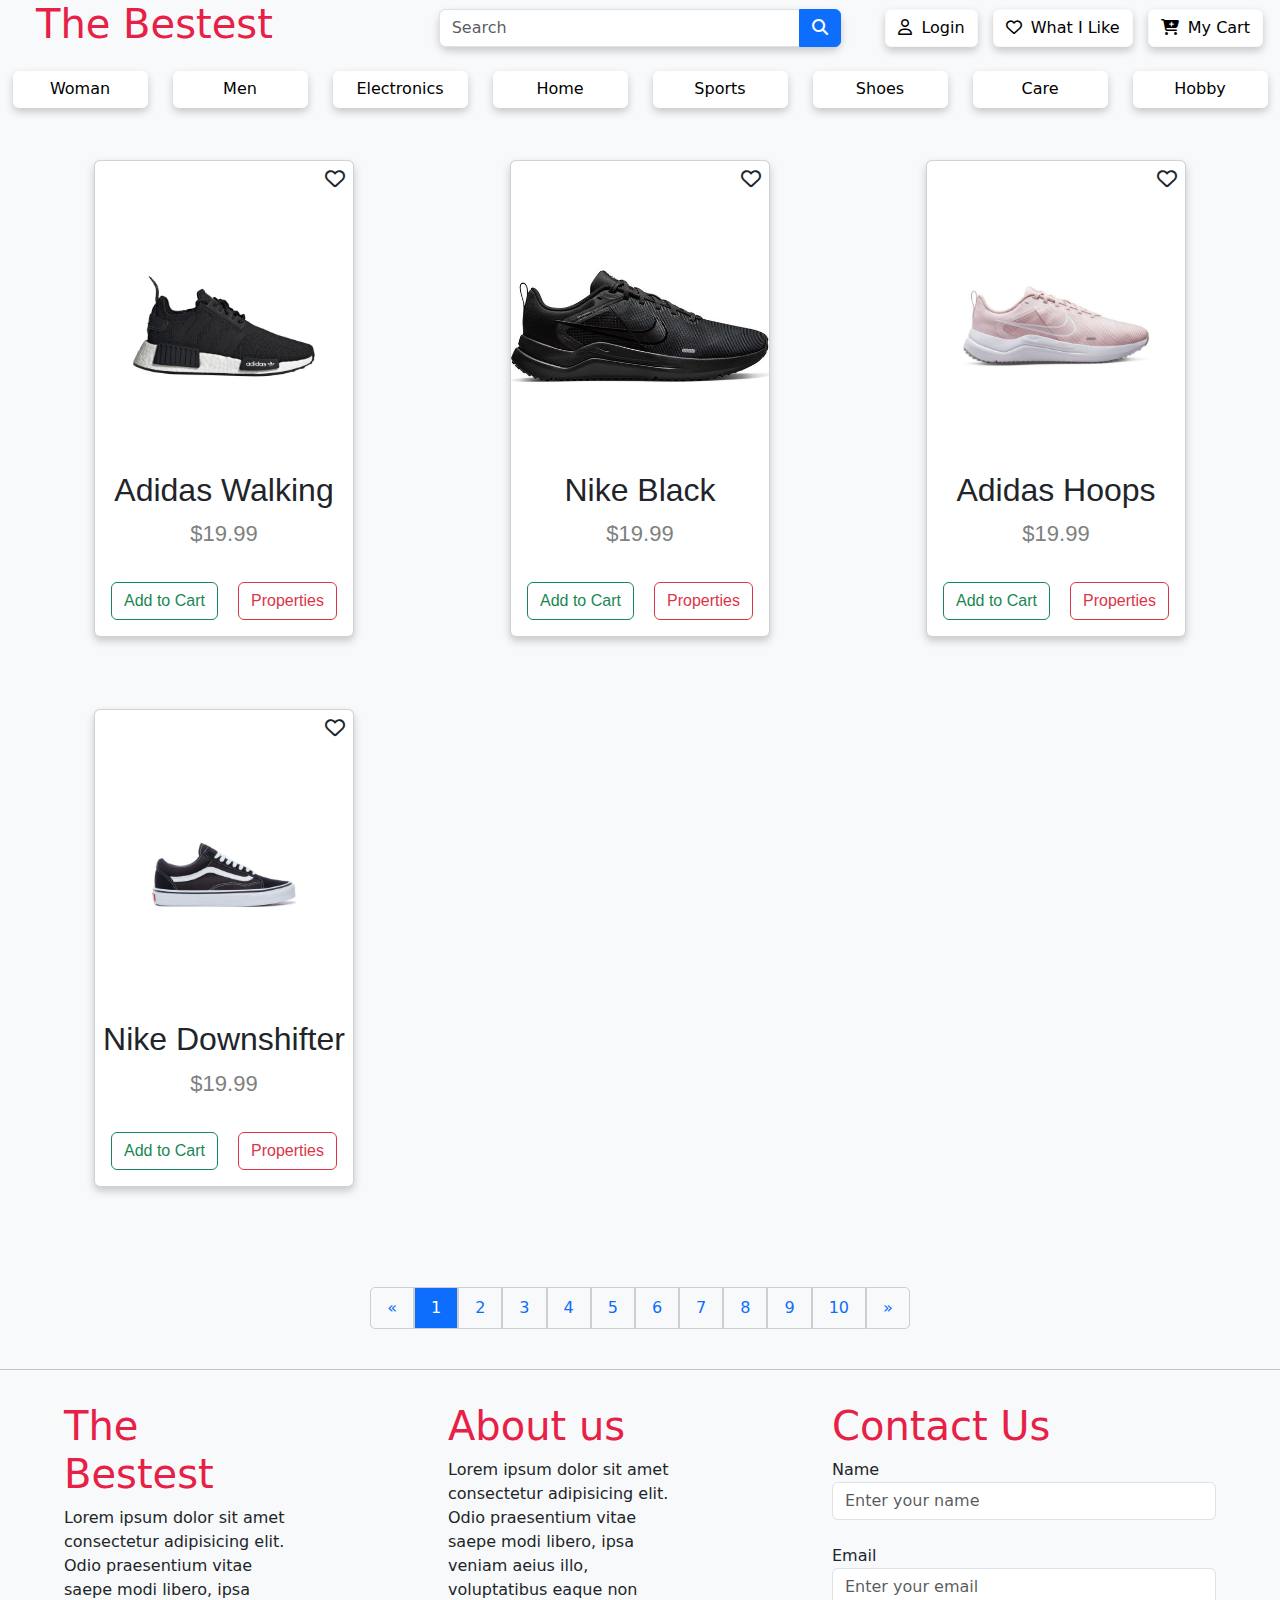
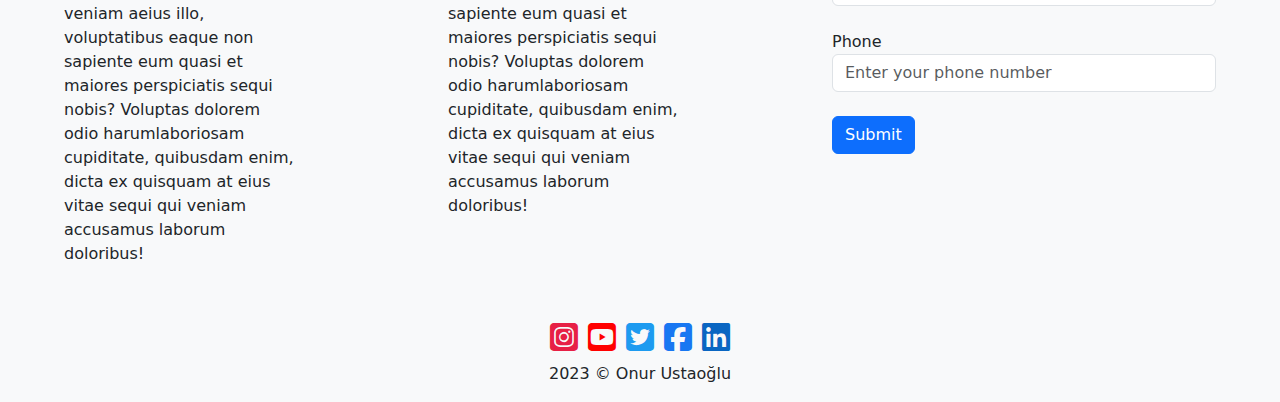
<file: sports.html>
<!DOCTYPE html>
<html lang="en">
<head>
    <meta charset="UTF-8">
    <meta http-equiv="X-UA-Compatible" content="IE=edge">
    <meta name="viewport" content="width=device-width, initial-scale=1.0">
    <link rel="stylesheet" href="css/style.css">
    <link rel="stylesheet" href="css/bootstrap.min.css">
    <link rel="stylesheet" href="https://cdnjs.cloudflare.com/ajax/libs/font-awesome/6.4.0/css/all.min.css">
    <link rel="shortcut icon" type="image/png" href="images/a11.jpg">
    <title>The Bestest</title>
</head>
<body>

    <div class="container-fluid">
        <div class="row gy-3 align-items-center">
            <div class="col-lg-4 col-sm-4 col-4">
                <h1 style="font-weight:normal; color: #e72045;"><a href="index.html" class="navbar-brand m-4">The Bestest</a></h1>
            </div>
            <div class="order-lg-last col-lg-4 col-sm-8 col-8">
                <div class="text-end">
                    <div id="login-modal" class="part3 modal">
                        <div class="modal-content">
                            <span class="close">&times;</span>
                            <h1 style="font-weight:normal; color: #e72045; text-align: center;">The Bestest</h1>
                            <br>
                            <div style="text-align: left;">E-mail</div>
                            <input type="email" class="form-control" placeholder="Enter your e-mail">
                            <br>
                            <div style="text-align: left;">Password</div> 
                            <input type="password" class="form-control" placeholder="Enter your password">
                            <br>
                            <div style="display: flex; justify-content:center;">
                            <button type="button" class="btn btn-outline-success m-1">Login</button>
                            <button type="button" class="btn btn-outline-danger m-1">Sign Up</button>
                            </div>
                        </div>
                    </div>
                    <a href="#" id="open-modal-btn" class="btn btn-light">
                        <i class="fa-regular fa-user"></i> <span class="ms-1 d-none d-sm-inline-block">Login</span>
                    </a>
                    <a href="" class="btn btn-light">
                        <i class="fa-regular fa-heart"></i> <span class="ms-1 d-none d-sm-inline-block">What I Like</span>
                    </a>
                    <a href="" class="btn btn-light">
                        <i class="fa-solid fa-cart-plus"></i> <span class="ms-1 d-none d-sm-inline-block">My Cart</span>
                    </a>
                </div>
            </div>
            <div class="col-lg-4 col-12">
                <div class="input-group">
                    <input type="text" class="form-control" placeholder="Search">
                    <button class="btn btn-primary">
                        <i class="fa fa-search"></i>
                    </button>
                </div>
            </div>
        </div>
    </div>


    <div id="navbar">
        <div class="dropdown">
            <a href="women.html"><button class="dropbtn">Woman</button></a>
            <div class="dropdown-content">
                <a href="#">Sweatshirt</a>
                <a href="#">Blouse</a>
                <a href="#">Shirt</a>
                <a href="#">Trousers</a>
                <a href="#">Jacket</a>
                <a href="#">Skirt</a>
            </div>
        </div>
        <div class="dropdown">
            <a href="men.html"><button class="dropbtn">Men</button></a>
            <div class="dropdown-content">
                <a href="#">Sweatshirt</a>
                <a href="#">Coat</a>
                <a href="#">Shirt</a>
                <a href="#">Trousers</a>
                <a href="#">Jacket</a>
                <a href="#">Polo T-shirt</a>
            </div>
        </div>
        <div class="dropdown">
            <a href="phones.html"><button class="dropbtn">Electronics</button></a>
            <div class="dropdown-content">
                <a href="#">Phone</a>
                <a href="#">Computer</a>
                <a href="#">Television</a>
                <a href="#">Camera</a>
                <a href="#">Television</a>
                <a href="#">Air Conditioners</a>
            </div>
        </div>
        <div class="dropdown">
            <a href="home.html"><button class="dropbtn">Home</button></a>
            <div class="dropdown-content">
                <a href="#">Table</a>
                <a href="#">Firnuture</a>
                <a href="#">Lighting</a>
                <a href="#">Kitchen</a>
                <a href="#">Bathroom</a>
                <a href="#">Office</a>
            </div>
        </div>
        <div class="dropdown">
            <a href="sports.html"><button class="dropbtn">Sports</button></a>
            <div class="dropdown-content">
                <a href="#">Outdoor</a>
                <a href="#">Fitness</a>
                <a href="#">Camping</a>
                <a href="#">Fishing</a>
                <a href="#">Sneakers</a>
                <a href="#">Bicycle</a>
            </div>
        </div>
        <div class="dropdown">
            <a href="sports.html"><button class="dropbtn">Shoes</button></a>
            <div class="dropdown-content">
                <a href="#">Casual</a>
                <a href="#">Sneakers</a>
                <a href="#">Slippers</a>
                <a href="#">Leathers</a>
                <a href="#">Boots</a>
                <a href="#">Walking & Running</a>
            </div>
        </div>
        <div class="dropdown">
            <a href="care.html"><button class="dropbtn">Care</button></a>
            <div class="dropdown-content">
                <a href="#">Perfume</a>
                <a href="#">Make-Up</a>
                <a href="#">Skin Care</a>
                <a href="#">Oral Care</a>
                <a href="#">Hair Care</a>
                <a href="#">Shower Gel</a>
            </div>
        </div>
        <div class="dropdown">
            <a href="care.html"><button class="dropbtn">Hobby</button></a>
            <div class="dropdown-content">
                <a href="#">Book</a>
                <a href="#">Music</a>
                <a href="#">Movie</a>
                <a href="#">Game</a>
                <a href="#">Puzzle</a>
                <a href="#">Digital</a>
            </div>
        </div>
    </div>


    <div class="cards">
        <div class="card">
            <i class="fa-regular fa-heart d-flex justify-content-end m-2 fs-5" id="like"></i>
            <img id="icard" src="images/e3.jpg" style="width:100%">
            <h2>Adidas Walking</h2>
            <p class="price">$19.99</p>
            <div class="d-flex justify-content-between m-3">
                <button class="btn btn-outline-success fw-light fs-6" type="button">Add to Cart</button></p>
                <button class="btn btn-outline-danger fw-light fs-6" type="button">Properties</button>
            </div>
        </div>
        <div class="card">
            <i class="fa-regular fa-heart d-flex justify-content-end m-2 fs-5" id="like"></i>
            <img id="icard" src="images/e4.jpg" style="width:100%">
            <h2>Nike Black</h2>
            <p class="price">$19.99</p>
            <div class="d-flex justify-content-between m-3">
                <button class="btn btn-outline-success fw-light fs-6" type="button">Add to Cart</button></p>
                <button class="btn btn-outline-danger fw-light fs-6" type="button">Properties</button>
            </div>
        </div>
        <div class="card">
            <i class="fa-regular fa-heart d-flex justify-content-end m-2 fs-5" id="like"></i>
            <img id="icard" src="images/k3.jpg" style="width:100%">
            <h2>Adidas Hoops</h2>
            <p class="price">$19.99</p>
            <div class="d-flex justify-content-between m-3">
                <button class="btn btn-outline-success fw-light fs-6" type="button">Add to Cart</button></p>
                <button class="btn btn-outline-danger fw-light fs-6" type="button">Properties</button>
            </div>
        </div>
        <div class="card">
            <i class="fa-regular fa-heart d-flex justify-content-end m-2 fs-5" id="like"></i>
            <img id="icard" src="images/k4.jpg" style="width:100%">
            <h2>Nike Downshifter</h2>
            <p class="price">$19.99</p>
            <div class="d-flex justify-content-between m-3">
                <button class="btn btn-outline-success fw-light fs-6" type="button">Add to Cart</button></p>
                <button class="btn btn-outline-danger fw-light fs-6" type="button">Properties</button>
            </div>
        </div>
    </div>

    <br>
    <br>
    
    <div>
        <div class="pagination">
            <a style="border-end-start-radius: 5px; border-top-left-radius: 5px;" href="#">&laquo;</a>
            <a class="active" href="#">1</a>
            <a href="#">2</a>
            <a href="#">3</a>
            <a href="#">4</a>
            <a href="#">5</a>
            <a href="#">6</a>
            <a href="#">7</a>
            <a href="#">8</a>
            <a href="#">9</a>
            <a href="#">10</a>
            <a style="border-top-right-radius: 5px; border-bottom-right-radius: 5px;" href="#">&raquo;</a>
        </div>
    <div>

    <br>
    <hr>
         
    <div class="footer">
        <div class="part1">
            <h1>The Bestest</h1>
            <p>Lorem ipsum dolor sit amet consectetur adipisicing elit. Odio praesentium vitae saepe modi libero, ipsa veniam aeius illo, voluptatibus eaque non sapiente eum quasi et maiores perspiciatis sequi nobis? Voluptas dolorem odio harumlaboriosam cupiditate, quibusdam enim, dicta ex quisquam at eius vitae sequi qui veniam accusamus laborum doloribus!<p>
        </div>
        <div class="part2">
            <h1>About us</h1>
            <p>Lorem ipsum dolor sit amet consectetur adipisicing elit. Odio praesentium vitae saepe modi libero, ipsa veniam aeius illo, voluptatibus eaque non sapiente eum quasi et maiores perspiciatis sequi nobis? Voluptas dolorem odio harumlaboriosam cupiditate, quibusdam enim, dicta ex quisquam at eius vitae sequi qui veniam accusamus laborum doloribus!</p>
        </div>
        <div class="part3">
            <h1>Contact Us</h1>
            <div>Name</div>
            <input type="email" class="form-control" placeholder="Enter your name">
            <br>
            <div>Email</div> 
            <input type="email" class="form-control" placeholder="Enter your email">
            <br>
            <div>Phone</div>
            <input type="email" class="form-control" placeholder="Enter your phone number">
            <br>
            <button type="button" class="btn btn-primary">Submit</button>
        </div>
    </div>


    <div class="icon">
        <i id="cursor" class="fa-brands fa-square-instagram" style="color: #e72045;"></i>
        <i id="cursor" class="fa-brands fa-square-youtube" style="color: #ff0000;"></i>
        <i id="cursor" class="fa-brands fa-square-twitter" style="color: #1d9bf0;"></i>
        <i id="cursor" class="fa-brands fa-square-facebook" style="color: #1877f2;"></i>
        <i id="cursor" class="fa-brands fa-linkedin" style="color: #0a66c2;"></i>
    </div>
    <div class="end">
       2023 © Onur Ustaoğlu
    </div>

    <script src="js/appModal.js"></script>

</body>
</html>
</file>
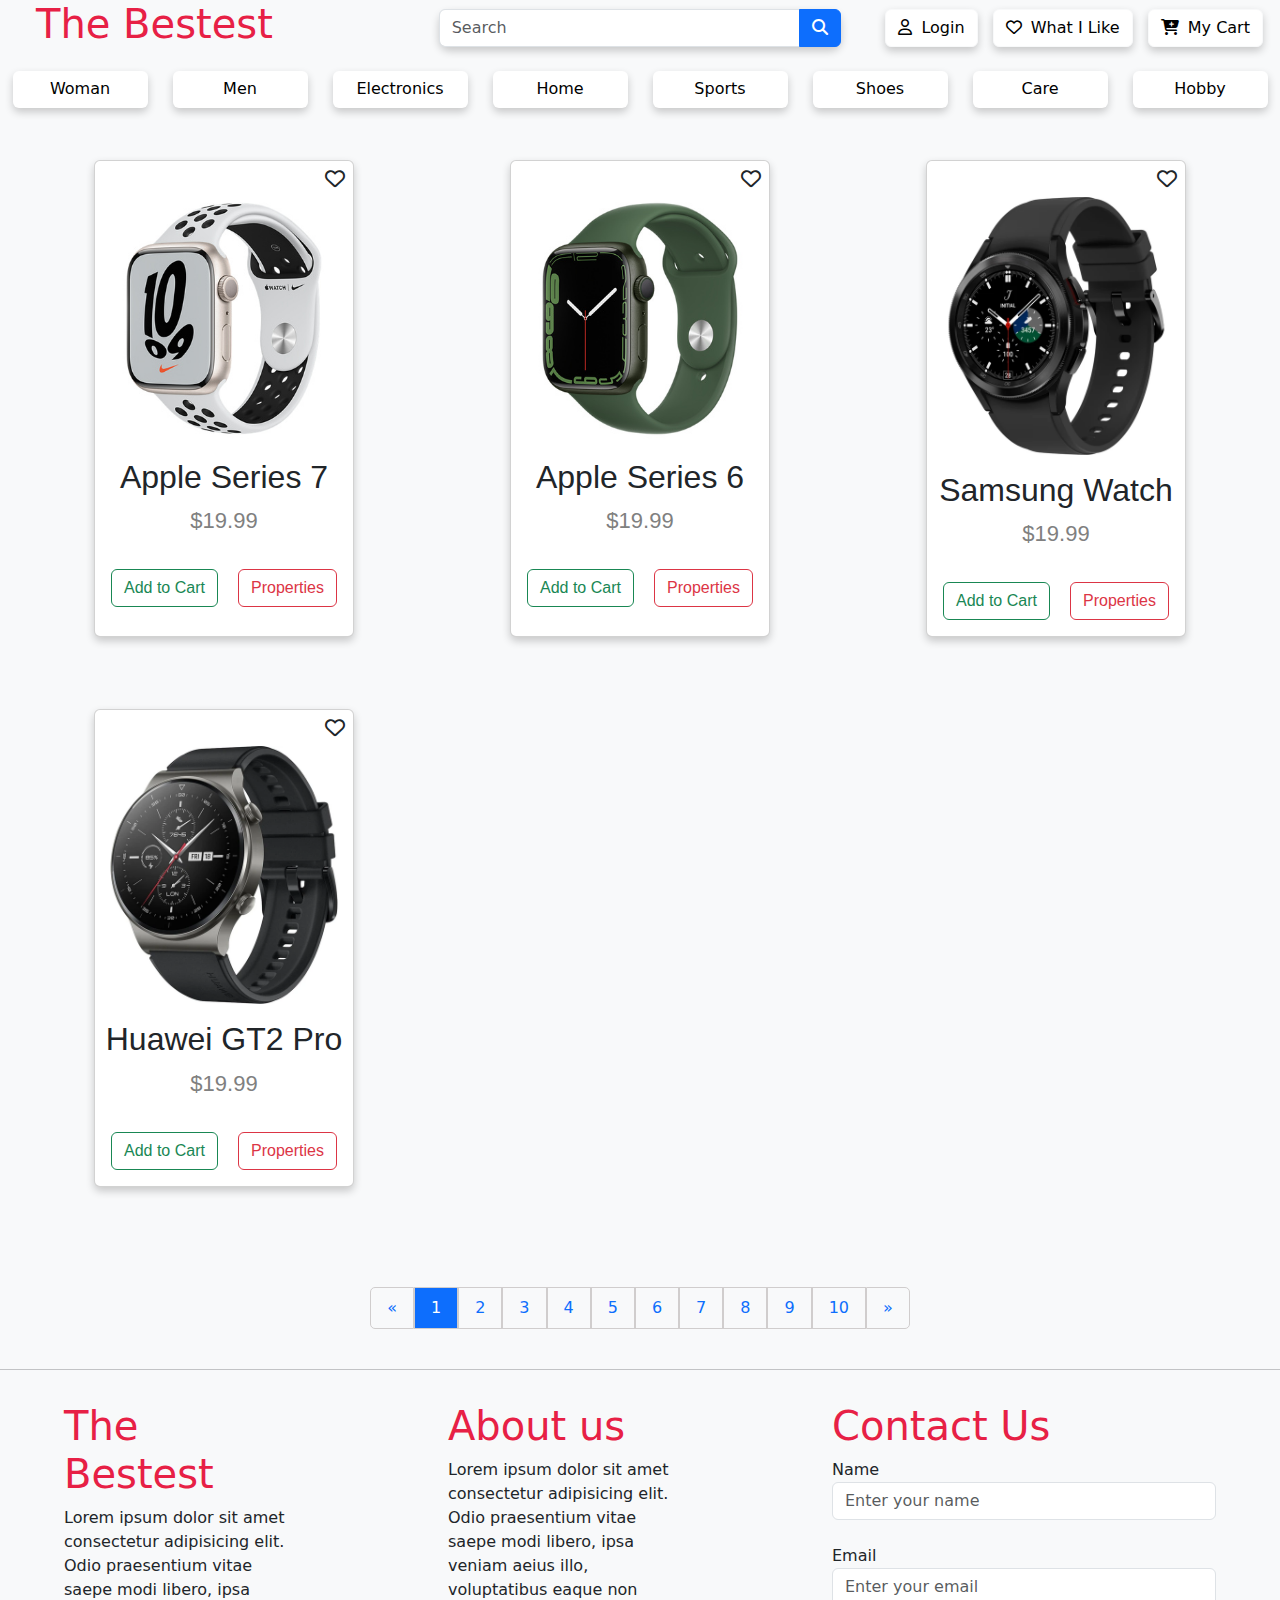
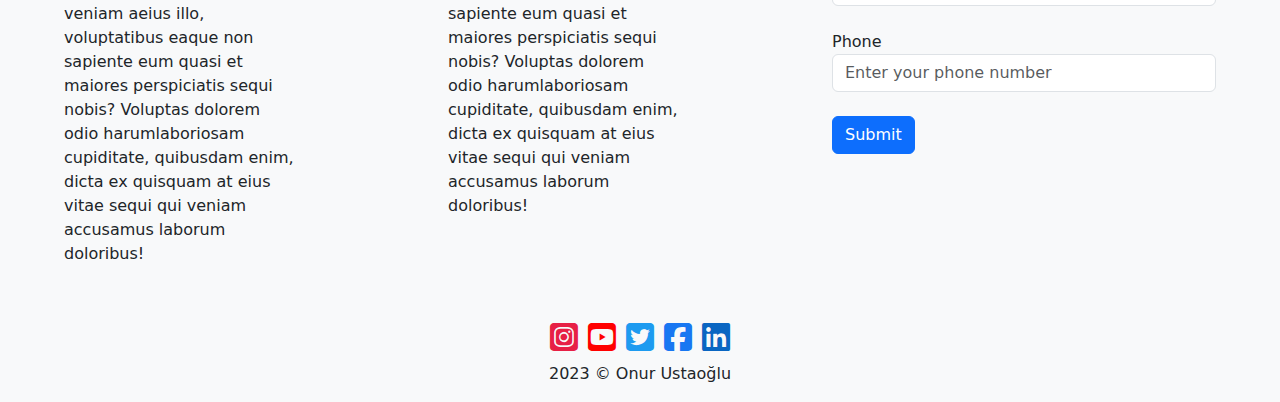
<file: watches.html>
<!DOCTYPE html>
<html lang="en">
<head>
    <meta charset="UTF-8">
    <meta http-equiv="X-UA-Compatible" content="IE=edge">
    <meta name="viewport" content="width=device-width, initial-scale=1.0">
    <link rel="stylesheet" href="css/style.css">
    <link rel="stylesheet" href="css/bootstrap.min.css">
    <link rel="stylesheet" href="https://cdnjs.cloudflare.com/ajax/libs/font-awesome/6.4.0/css/all.min.css">
    <link rel="shortcut icon" type="image/png" href="images/a11.jpg">
    <title>The Bestest</title>
</head>
<body>

    <div class="container-fluid">
        <div class="row gy-3 align-items-center">
            <div class="col-lg-4 col-sm-4 col-4">
                <h1 style="font-weight:normal; color: #e72045;"><a href="index.html" class="navbar-brand m-4">The Bestest</a></h1>
            </div>
            <div class="order-lg-last col-lg-4 col-sm-8 col-8">
                <div class="text-end">
                    <div id="login-modal" class="part3 modal">
                        <div class="modal-content">
                            <span class="close">&times;</span>
                            <h1 style="font-weight:normal; color: #e72045; text-align: center;">The Bestest</h1>
                            <br>
                            <div style="text-align: left;">E-mail</div>
                            <input type="email" class="form-control" placeholder="Enter your e-mail">
                            <br>
                            <div style="text-align: left;">Password</div> 
                            <input type="password" class="form-control" placeholder="Enter your password">
                            <br>
                            <div style="display: flex; justify-content:center;">
                            <button type="button" class="btn btn-outline-success m-1">Login</button>
                            <button type="button" class="btn btn-outline-danger m-1">Sign Up</button>
                            </div>
                        </div>
                    </div>
                    <a href="#" id="open-modal-btn" class="btn btn-light">
                        <i class="fa-regular fa-user"></i> <span class="ms-1 d-none d-sm-inline-block">Login</span>
                    </a>
                    <a href="" class="btn btn-light">
                        <i class="fa-regular fa-heart"></i> <span class="ms-1 d-none d-sm-inline-block">What I Like</span>
                    </a>
                    <a href="" class="btn btn-light">
                        <i class="fa-solid fa-cart-plus"></i> <span class="ms-1 d-none d-sm-inline-block">My Cart</span>
                    </a>
                </div>
            </div>
            <div class="col-lg-4 col-12">
                <div class="input-group">
                    <input type="text" class="form-control" placeholder="Search">
                    <button class="btn btn-primary">
                        <i class="fa fa-search"></i>
                    </button>
                </div>
            </div>
        </div>
    </div>


    <div id="navbar">
        <div class="dropdown">
            <a href="women.html"><button class="dropbtn">Woman</button></a>
            <div class="dropdown-content">
                <a href="#">Sweatshirt</a>
                <a href="#">Blouse</a>
                <a href="#">Shirt</a>
                <a href="#">Trousers</a>
                <a href="#">Jacket</a>
                <a href="#">Skirt</a>
            </div>
        </div>
        <div class="dropdown">
            <a href="men.html"><button class="dropbtn">Men</button></a>
            <div class="dropdown-content">
                <a href="#">Sweatshirt</a>
                <a href="#">Coat</a>
                <a href="#">Shirt</a>
                <a href="#">Trousers</a>
                <a href="#">Jacket</a>
                <a href="#">Polo T-shirt</a>
            </div>
        </div>
        <div class="dropdown">
            <a href="phones.html"><button class="dropbtn">Electronics</button></a>
            <div class="dropdown-content">
                <a href="#">Phone</a>
                <a href="#">Computer</a>
                <a href="#">Television</a>
                <a href="#">Camera</a>
                <a href="#">Television</a>
                <a href="#">Air Conditioners</a>
            </div>
        </div>
        <div class="dropdown">
            <a href="home.html"><button class="dropbtn">Home</button></a>
            <div class="dropdown-content">
                <a href="#">Table</a>
                <a href="#">Firnuture</a>
                <a href="#">Lighting</a>
                <a href="#">Kitchen</a>
                <a href="#">Bathroom</a>
                <a href="#">Office</a>
            </div>
        </div>
        <div class="dropdown">
            <a href="sports.html"><button class="dropbtn">Sports</button></a>
            <div class="dropdown-content">
                <a href="#">Outdoor</a>
                <a href="#">Fitness</a>
                <a href="#">Camping</a>
                <a href="#">Fishing</a>
                <a href="#">Sneakers</a>
                <a href="#">Bicycle</a>
            </div>
        </div>
        <div class="dropdown">
            <a href="sports.html"><button class="dropbtn">Shoes</button></a>
            <div class="dropdown-content">
                <a href="#">Casual</a>
                <a href="#">Sneakers</a>
                <a href="#">Slippers</a>
                <a href="#">Leathers</a>
                <a href="#">Boots</a>
                <a href="#">Walking & Running</a>
            </div>
        </div>
        <div class="dropdown">
            <a href="care.html"><button class="dropbtn">Care</button></a>
            <div class="dropdown-content">
                <a href="#">Perfume</a>
                <a href="#">Make-Up</a>
                <a href="#">Skin Care</a>
                <a href="#">Oral Care</a>
                <a href="#">Hair Care</a>
                <a href="#">Shower Gel</a>
            </div>
        </div>
        <div class="dropdown">
            <a href="care.html"><button class="dropbtn">Hobby</button></a>
            <div class="dropdown-content">
                <a href="#">Book</a>
                <a href="#">Music</a>
                <a href="#">Movie</a>
                <a href="#">Game</a>
                <a href="#">Puzzle</a>
                <a href="#">Digital</a>
            </div>
        </div>
    </div>


    <div class="cards">
        <div class="card">
            <i class="fa-regular fa-heart d-flex justify-content-end m-2 fs-5" id="like"></i>
            <img id="icard" src="images/w1.jpeg" style="width:100%">
            <h2>Apple Series 7</h2>
            <p class="price">$19.99</p>
            <div class="d-flex justify-content-between m-3">
                <button class="btn btn-outline-success fw-light fs-6" type="button">Add to Cart</button></p>
                <button class="btn btn-outline-danger fw-light fs-6" type="button">Properties</button>
            </div>
        </div>
        <div class="card">
            <i class="fa-regular fa-heart d-flex justify-content-end m-2 fs-5" id="like"></i>
            <img id="icard" src="images/w2.jpeg" style="width:100%">
            <h2>Apple Series 6</h2>
            <p class="price">$19.99</p>
            <div class="d-flex justify-content-between m-3">
                <button class="btn btn-outline-success fw-light fs-6" type="button">Add to Cart</button></p>
                <button class="btn btn-outline-danger fw-light fs-6" type="button">Properties</button>
            </div>
        </div>
        <div class="card">
            <i class="fa-regular fa-heart d-flex justify-content-end m-2 fs-5" id="like"></i>
            <img id="icard" src="images/w3.jpeg" style="width:100%">
            <h2>Samsung Watch</h2>
            <p class="price">$19.99</p>
            <div class="d-flex justify-content-between m-3">
                <button class="btn btn-outline-success fw-light fs-6" type="button">Add to Cart</button></p>
                <button class="btn btn-outline-danger fw-light fs-6" type="button">Properties</button>
            </div>
        </div>
        <div class="card">
            <i class="fa-regular fa-heart d-flex justify-content-end m-2 fs-5" id="like"></i>
            <img id="icard" src="images/w4.jpeg" style="width:100%">
            <h2>Huawei GT2 Pro</h2>
            <p class="price">$19.99</p>
            <div class="d-flex justify-content-between m-3">
                <button class="btn btn-outline-success fw-light fs-6" type="button">Add to Cart</button></p>
                <button class="btn btn-outline-danger fw-light fs-6" type="button">Properties</button>
            </div>
        </div>
    </div>

    <br>
    <br>
    
    <div>
        <div class="pagination">
            <a style="border-end-start-radius: 5px; border-top-left-radius: 5px;" href="#">&laquo;</a>
            <a class="active" href="#">1</a>
            <a href="#">2</a>
            <a href="#">3</a>
            <a href="#">4</a>
            <a href="#">5</a>
            <a href="#">6</a>
            <a href="#">7</a>
            <a href="#">8</a>
            <a href="#">9</a>
            <a href="#">10</a>
            <a style="border-top-right-radius: 5px; border-bottom-right-radius: 5px;" href="#">&raquo;</a>
        </div>
    <div>

    <br>
    <hr>
        
    <div class="footer">
        <div class="part1">
            <h1>The Bestest</h1>
            <p>Lorem ipsum dolor sit amet consectetur adipisicing elit. Odio praesentium vitae saepe modi libero, ipsa veniam aeius illo, voluptatibus eaque non sapiente eum quasi et maiores perspiciatis sequi nobis? Voluptas dolorem odio harumlaboriosam cupiditate, quibusdam enim, dicta ex quisquam at eius vitae sequi qui veniam accusamus laborum doloribus!<p>
        </div>
        <div class="part2">
            <h1>About us</h1>
            <p>Lorem ipsum dolor sit amet consectetur adipisicing elit. Odio praesentium vitae saepe modi libero, ipsa veniam aeius illo, voluptatibus eaque non sapiente eum quasi et maiores perspiciatis sequi nobis? Voluptas dolorem odio harumlaboriosam cupiditate, quibusdam enim, dicta ex quisquam at eius vitae sequi qui veniam accusamus laborum doloribus!</p>
        </div>
        <div class="part3">
            <h1>Contact Us</h1>
            <div>Name</div>
            <input type="email" class="form-control" placeholder="Enter your name">
            <br>
            <div>Email</div> 
            <input type="email" class="form-control" placeholder="Enter your email">
            <br>
            <div>Phone</div>
            <input type="email" class="form-control" placeholder="Enter your phone number">
            <br>
            <button type="button" class="btn btn-primary">Submit</button>
        </div>
    </div>


    <div class="icon">
        <i id="cursor" class="fa-brands fa-square-instagram" style="color: #e72045;"></i>
        <i id="cursor" class="fa-brands fa-square-youtube" style="color: #ff0000;"></i>
        <i id="cursor" class="fa-brands fa-square-twitter" style="color: #1d9bf0;"></i>
        <i id="cursor" class="fa-brands fa-square-facebook" style="color: #1877f2;"></i>
        <i id="cursor" class="fa-brands fa-linkedin" style="color: #0a66c2;"></i>
    </div>
    <div class="end">
       2023 © Onur Ustaoğlu
    </div>

    <script src="js/appModal.js"></script>
    
</body>
</html>
</file>
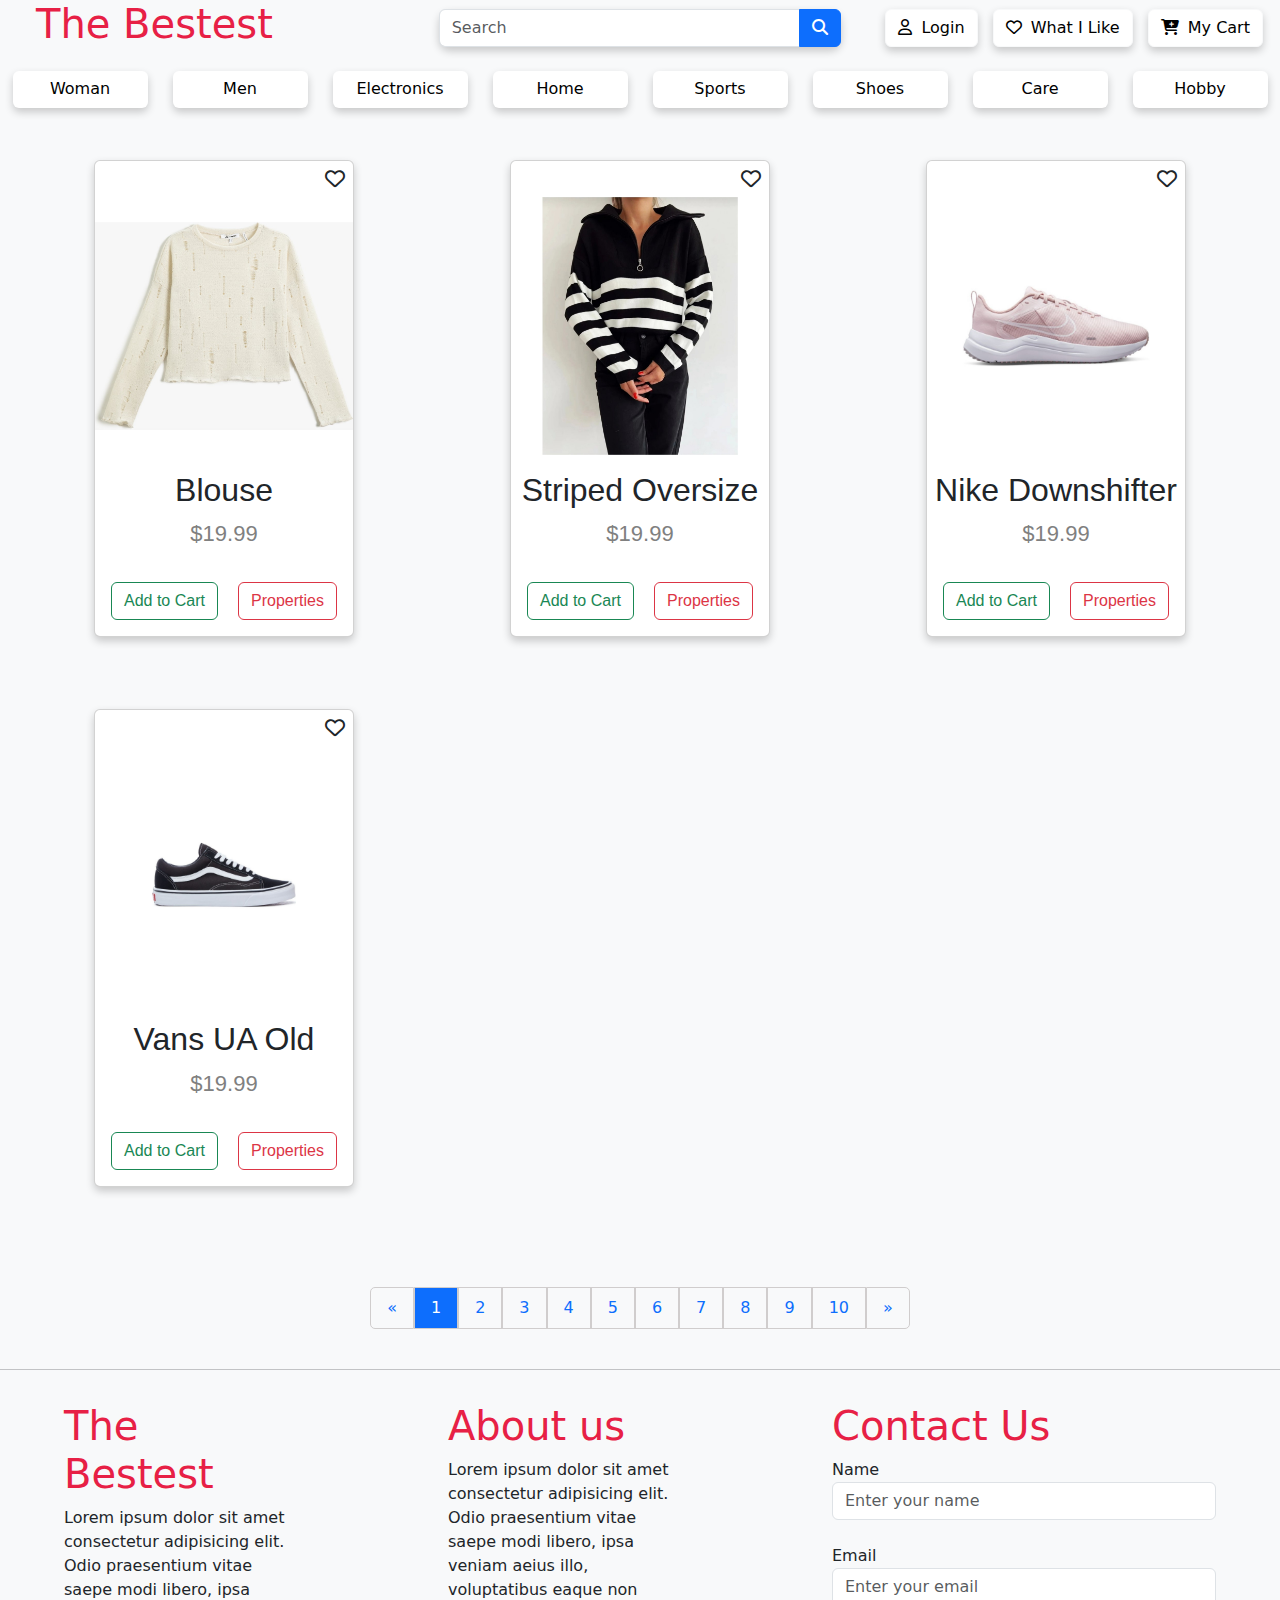
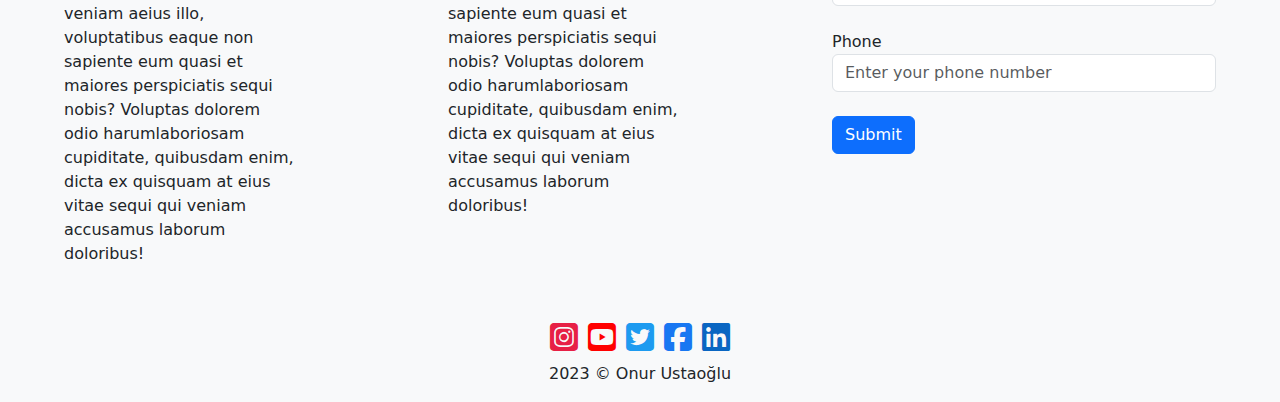
<file: women.html>
<!DOCTYPE html>
<html lang="en">
<head>
    <meta charset="UTF-8">
    <meta http-equiv="X-UA-Compatible" content="IE=edge">
    <meta name="viewport" content="width=device-width, initial-scale=1.0">
    <link rel="stylesheet" href="css/style.css">
    <link rel="stylesheet" href="css/bootstrap.min.css">
    <link rel="stylesheet" href="https://cdnjs.cloudflare.com/ajax/libs/font-awesome/6.4.0/css/all.min.css">
    <link rel="shortcut icon" type="image/png" href="images/a11.jpg">
    <title>The Bestest</title>
</head>
<body>

    <div class="container-fluid">
        <div class="row gy-3 align-items-center">
            <div class="col-lg-4 col-sm-4 col-4">
                <h1 style="font-weight:normal; color: #e72045;"><a href="index.html" class="navbar-brand m-4">The Bestest</a></h1>
            </div>
            <div class="order-lg-last col-lg-4 col-sm-8 col-8">
                <div class="text-end">
                    <div id="login-modal" class="part3 modal">
                        <div class="modal-content">
                            <span class="close">&times;</span>
                            <h1 style="font-weight:normal; color: #e72045; text-align: center;">The Bestest</h1>
                            <br>
                            <div style="text-align: left;">E-mail</div>
                            <input type="email" class="form-control" placeholder="Enter your e-mail">
                            <br>
                            <div style="text-align: left;">Password</div> 
                            <input type="password" class="form-control" placeholder="Enter your password">
                            <br>
                            <div style="display: flex; justify-content:center;">
                            <button type="button" class="btn btn-outline-success m-1">Login</button>
                            <button type="button" class="btn btn-outline-danger m-1">Sign Up</button>
                            </div>
                        </div>
                    </div>
                    <a href="#" id="open-modal-btn" class="btn btn-light">
                        <i class="fa-regular fa-user"></i> <span class="ms-1 d-none d-sm-inline-block">Login</span>
                    </a>
                    <a href="" class="btn btn-light">
                        <i class="fa-regular fa-heart"></i> <span class="ms-1 d-none d-sm-inline-block">What I Like</span>
                    </a>
                    <a href="" class="btn btn-light">
                        <i class="fa-solid fa-cart-plus"></i> <span class="ms-1 d-none d-sm-inline-block">My Cart</span>
                    </a>
                </div>
            </div>
            <div class="col-lg-4 col-12">
                <div class="input-group">
                    <input type="text" class="form-control" placeholder="Search">
                    <button class="btn btn-primary">
                        <i class="fa fa-search"></i>
                    </button>
                </div>
            </div>
        </div>
    </div>


    <div id="navbar">
        <div class="dropdown">
            <a href="women.html"><button class="dropbtn">Woman</button></a>
            <div class="dropdown-content">
                <a href="#">Sweatshirt</a>
                <a href="#">Blouse</a>
                <a href="#">Shirt</a>
                <a href="#">Trousers</a>
                <a href="#">Jacket</a>
                <a href="#">Skirt</a>
            </div>
        </div>
        <div class="dropdown">
            <a href="men.html"><button class="dropbtn">Men</button></a>
            <div class="dropdown-content">
                <a href="#">Sweatshirt</a>
                <a href="#">Coat</a>
                <a href="#">Shirt</a>
                <a href="#">Trousers</a>
                <a href="#">Jacket</a>
                <a href="#">Polo T-shirt</a>
            </div>
        </div>
        <div class="dropdown">
            <a href="phones.html"><button class="dropbtn">Electronics</button></a>
            <div class="dropdown-content">
                <a href="#">Phone</a>
                <a href="#">Computer</a>
                <a href="#">Television</a>
                <a href="#">Camera</a>
                <a href="#">Television</a>
                <a href="#">Air Conditioners</a>
            </div>
        </div>
        <div class="dropdown">
            <a href="home.html"><button class="dropbtn">Home</button></a>
            <div class="dropdown-content">
                <a href="#">Table</a>
                <a href="#">Firnuture</a>
                <a href="#">Lighting</a>
                <a href="#">Kitchen</a>
                <a href="#">Bathroom</a>
                <a href="#">Office</a>
            </div>
        </div>
        <div class="dropdown">
            <a href="sports.html"><button class="dropbtn">Sports</button></a>
            <div class="dropdown-content">
                <a href="#">Outdoor</a>
                <a href="#">Fitness</a>
                <a href="#">Camping</a>
                <a href="#">Fishing</a>
                <a href="#">Sneakers</a>
                <a href="#">Bicycle</a>
            </div>
        </div>
        <div class="dropdown">
            <a href="sports.html"><button class="dropbtn">Shoes</button></a>
            <div class="dropdown-content">
                <a href="#">Casual</a>
                <a href="#">Sneakers</a>
                <a href="#">Slippers</a>
                <a href="#">Leathers</a>
                <a href="#">Boots</a>
                <a href="#">Walking & Running</a>
            </div>
        </div>
        <div class="dropdown">
            <a href="care.html"><button class="dropbtn">Care</button></a>
            <div class="dropdown-content">
                <a href="#">Perfume</a>
                <a href="#">Make-Up</a>
                <a href="#">Skin Care</a>
                <a href="#">Oral Care</a>
                <a href="#">Hair Care</a>
                <a href="#">Shower Gel</a>
            </div>
        </div>
        <div class="dropdown">
            <a href="care.html"><button class="dropbtn">Hobby</button></a>
            <div class="dropdown-content">
                <a href="#">Book</a>
                <a href="#">Music</a>
                <a href="#">Movie</a>
                <a href="#">Game</a>
                <a href="#">Puzzle</a>
                <a href="#">Digital</a>
            </div>
        </div>
    </div>


    <div class="cards">
        <div class="card">
            <i class="fa-regular fa-heart d-flex justify-content-end m-2 fs-5" id="like"></i>
            <img id="icard" src="images/k1.jpg" style="width:100%">
            <h2>Blouse</h2>
            <p class="price">$19.99</p>
            <div class="d-flex justify-content-between m-3">
                <button class="btn btn-outline-success fw-light fs-6" type="button">Add to Cart</button></p>
                <button class="btn btn-outline-danger fw-light fs-6" type="button">Properties</button>
            </div>
        </div>
        <div class="card">
            <i class="fa-regular fa-heart d-flex justify-content-end m-2 fs-5" id="like"></i>
            <img id="icard" src="images/k2.jpg" style="width:100%">
            <h2>Striped Oversize</h2>
            <p class="price">$19.99</p>
            <div class="d-flex justify-content-between m-3">
                <button class="btn btn-outline-success fw-light fs-6" type="button">Add to Cart</button></p>
                <button class="btn btn-outline-danger fw-light fs-6" type="button">Properties</button>
            </div>
        </div>
        <div class="card">
            <i class="fa-regular fa-heart d-flex justify-content-end m-2 fs-5" id="like"></i>
            <img id="icard" src="images/k3.jpg" style="width:100%">
            <h2>Nike Downshifter</h2>
            <p class="price">$19.99</p>
            <div class="d-flex justify-content-between m-3">
                <button class="btn btn-outline-success fw-light fs-6" type="button">Add to Cart</button></p>
                <button class="btn btn-outline-danger fw-light fs-6" type="button">Properties</button>
            </div>
        </div>
        <div class="card">
            <i class="fa-regular fa-heart d-flex justify-content-end m-2 fs-5" id="like"></i>
            <img id="icard" src="images/k4.jpg" style="width:100%">
            <h2>Vans UA Old</h2>
            <p class="price">$19.99</p>
            <div class="d-flex justify-content-between m-3">
                <button class="btn btn-outline-success fw-light fs-6" type="button">Add to Cart</button></p>
                <button class="btn btn-outline-danger fw-light fs-6" type="button">Properties</button>
            </div>
        </div>
    </div>

    <br>
    <br>
    
    <div>
        <div class="pagination">
            <a style="border-end-start-radius: 5px; border-top-left-radius: 5px;" href="#">&laquo;</a>
            <a class="active" href="#">1</a>
            <a href="#">2</a>
            <a href="#">3</a>
            <a href="#">4</a>
            <a href="#">5</a>
            <a href="#">6</a>
            <a href="#">7</a>
            <a href="#">8</a>
            <a href="#">9</a>
            <a href="#">10</a>
            <a style="border-top-right-radius: 5px; border-bottom-right-radius: 5px;" href="#">&raquo;</a>
        </div>
    <div>
        
    <br>
    <hr>
        
    <div class="footer">
        <div class="part1">
            <h1>The Bestest</h1>
            <p>Lorem ipsum dolor sit amet consectetur adipisicing elit. Odio praesentium vitae saepe modi libero, ipsa veniam aeius illo, voluptatibus eaque non sapiente eum quasi et maiores perspiciatis sequi nobis? Voluptas dolorem odio harumlaboriosam cupiditate, quibusdam enim, dicta ex quisquam at eius vitae sequi qui veniam accusamus laborum doloribus!<p>
        </div>
        <div class="part2">
            <h1>About us</h1>
            <p>Lorem ipsum dolor sit amet consectetur adipisicing elit. Odio praesentium vitae saepe modi libero, ipsa veniam aeius illo, voluptatibus eaque non sapiente eum quasi et maiores perspiciatis sequi nobis? Voluptas dolorem odio harumlaboriosam cupiditate, quibusdam enim, dicta ex quisquam at eius vitae sequi qui veniam accusamus laborum doloribus!</p>
        </div>
        <div class="part3">
            <h1>Contact Us</h1>
            <div>Name</div>
            <input type="email" class="form-control" placeholder="Enter your name">
            <br>
            <div>Email</div> 
            <input type="email" class="form-control" placeholder="Enter your email">
            <br>
            <div>Phone</div>
            <input type="email" class="form-control" placeholder="Enter your phone number">
            <br>
            <button type="button" class="btn btn-primary">Submit</button>
        </div>
    </div>


    <div class="icon">
        <i id="cursor" class="fa-brands fa-square-instagram" style="color: #e72045;"></i>
        <i id="cursor" class="fa-brands fa-square-youtube" style="color: #ff0000;"></i>
        <i id="cursor" class="fa-brands fa-square-twitter" style="color: #1d9bf0;"></i>
        <i id="cursor" class="fa-brands fa-square-facebook" style="color: #1877f2;"></i>
        <i id="cursor" class="fa-brands fa-linkedin" style="color: #0a66c2;"></i>
    </div>
    <div class="end">
       2023 © Onur Ustaoğlu
    </div>

    <script src="js/appModal.js"></script>

</body>
</html>
</file>
<file: css/style.css>
* {
  margin: 0;
  padding: 0;
  box-sizing: border-box;
}

body {
  background-color: #f8f9fa !important;
}

#navbar {
  display: grid;
  grid-template-columns: repeat(8, 1fr);
  text-align: center;
  margin-top: 15px;
}

.text-end a {
  background-color: white;
  box-shadow: 0 4px 8px 0 rgba(0, 0, 0, 0.2);
  margin: 5px;
}

.input-group {
  box-shadow: 0 4px 8px 0 rgba(0, 0, 0, 0.2);
  border-radius: 10px;
}

.dropbtn {
  padding: .4rem;
  border-radius: 6px;
  width: 15vh;
  margin: auto;
  text-align: center;
  cursor: pointer;
  background-color: white;
  border: solid 0px black;
  box-shadow: 0 4px 8px 0 rgba(0, 0, 0, 0.2);
  }

  .dropbtn a {
    color: black;
    text-decoration: none;
  }

  .dropbtn:hover {
    background-color: #c6c7c8;
  }
    
  .dropdown {
    position: relative;
    display: inline-block;
  }
    
  .dropdown-content {
    display: none;
    position: absolute;
    background-color: #f1f1f1;
    min-width: 140px;
    box-shadow: 0px 8px 16px 0px rgba(0,0,0,0.2);
    z-index: 1;
    margin-left: 25px;
  }    

  .dropdown-content a {
    color: black;
    text-decoration: none;
    display: block;
    text-align: left;
    padding: 5px;
  }
    
  .dropdown-content a:hover {
    background-color: #ddd;
    transform: scale(1.1); 
    border-radius: 10px;
    text-align: center;
  }
    
  .dropdown:hover .dropdown-content {
     display: block;
  }
  
  .dropdown:hover .dropbtn {
    background-color: #c6c7c8;
  }

.slider {
  position: relative;
  margin-top: .5rem;
  }
  
.mySlides {
  display: none;
}
  
.prev,
.next {
  cursor: pointer;
  position: absolute;
  top: 50%;
  width: auto;
  padding: 16px;
  margin-top: -50px;
  color: white;
  font-weight: bold;
  font-size: 20px;
  border-radius: 0 3px 3px 0;
  user-select: none;
  -webkit-user-select: none;
}
  
.next {
  right: 0;
  border-radius: 3px 0 0 3px;
}
  
.prev:hover,
.next:hover {
  background-color: rgba(0, 0, 0, 0.8);
}

.favorite {
  text-align: center;
  margin-top: 1.6rem;
}

#top{
  margin-top: 1.8rem;
  border: solid 2px black;
  border-radius: 8px;
  width: 90%;
  margin: 20px auto;
  text-align: center;
}

#btn2{
  width: 100%;
}

.cards {
  display: grid;
  grid-template-columns: repeat(4, 1fr);
  gap: 2rem;
  width: 95%;
  margin: 2rem auto;
  justify-items: center;
}
  
.card {
  box-shadow: 0 4px 8px 0 rgba(0, 0, 0, 0.2);
  width: 260px;
  height: 70px;
  margin: 20px;
  text-align: center;
  font-family: arial;
  cursor: pointer;
}
  
.price {
  color: grey;
  font-size: 22px;
}
  
.card button:hover {
  opacity: 0.7;
}

#icard {
  margin-bottom: 1rem;
}

.card:hover {
  -ms-transform: scale(1.1);
  -webkit-transform: scale(1.1); 
  transform: scale(1.1); 
 }

 #like:hover {
  color: red;
 }

 .footer {
  display: grid;
  grid-template-columns: repeat(3, 1fr);
  width: 90%;
  margin: 2rem auto;
 }

 .footer h1 {
  color: #e72045;
  font-weight: normal;
}

.part1 {
  width: 60%;
}

.part2 {
  width: 60%;
}

.icon {
  text-align: center;
  font-size: 2rem;
}

.end {
  text-align: center;
}

#cursor {
  cursor: pointer;
}

.pagination {
  display: flex;
  justify-content: center;
  align-items: center;
}

.pagination a {
  color: #0d6efd;
  padding: 8px 16px;
  text-decoration: none;
  border: solid 1px rgb(208, 205, 205);
}

.pagination a.active {
  background-color: #0d6efd;
  color: white;
}

.pagination a:hover:not(.active) {
  background-color: #ddd;
}

.modal {
  display: none;
  position: fixed;
  z-index: 1;
  left: 0;
  top: 0;
  width: 100%;
  height: 100%;
  overflow: auto;
  background-color: rgba(0,0,0,0.5);
}

.modal-content {
  margin: 15% auto;
  padding: 20px;
  border: 1px solid #888;
  width: 80%;
  max-width: 500px;
  height:380px;
}

.close {
  float: right;
  font-size: 28px;
  font-weight: bold;
  cursor: pointer;
}

#open-modal-btn:hover {
background-color: #c6c7c8;
}

@media (max-width:1000px){
  #navbar{grid-template-columns: repeat(4, 1fr);}
  #navbar{row-gap: 20px;} 
}

@media (max-width:1330px){
  .cards{grid-template-columns: repeat(3, 1fr);}
}

@media (max-width:990px){
  .cards{grid-template-columns: repeat(2, 1fr);}
}

@media (max-width:650px){
  .cards{grid-template-columns: repeat(1, 1fr);}
}

@media (max-width:1200px){
  .footer{grid-template-columns: repeat(2, 1fr);}
}

@media (max-width:960px){
  .footer{grid-template-columns: repeat(1, 1fr);}
}
</file>
